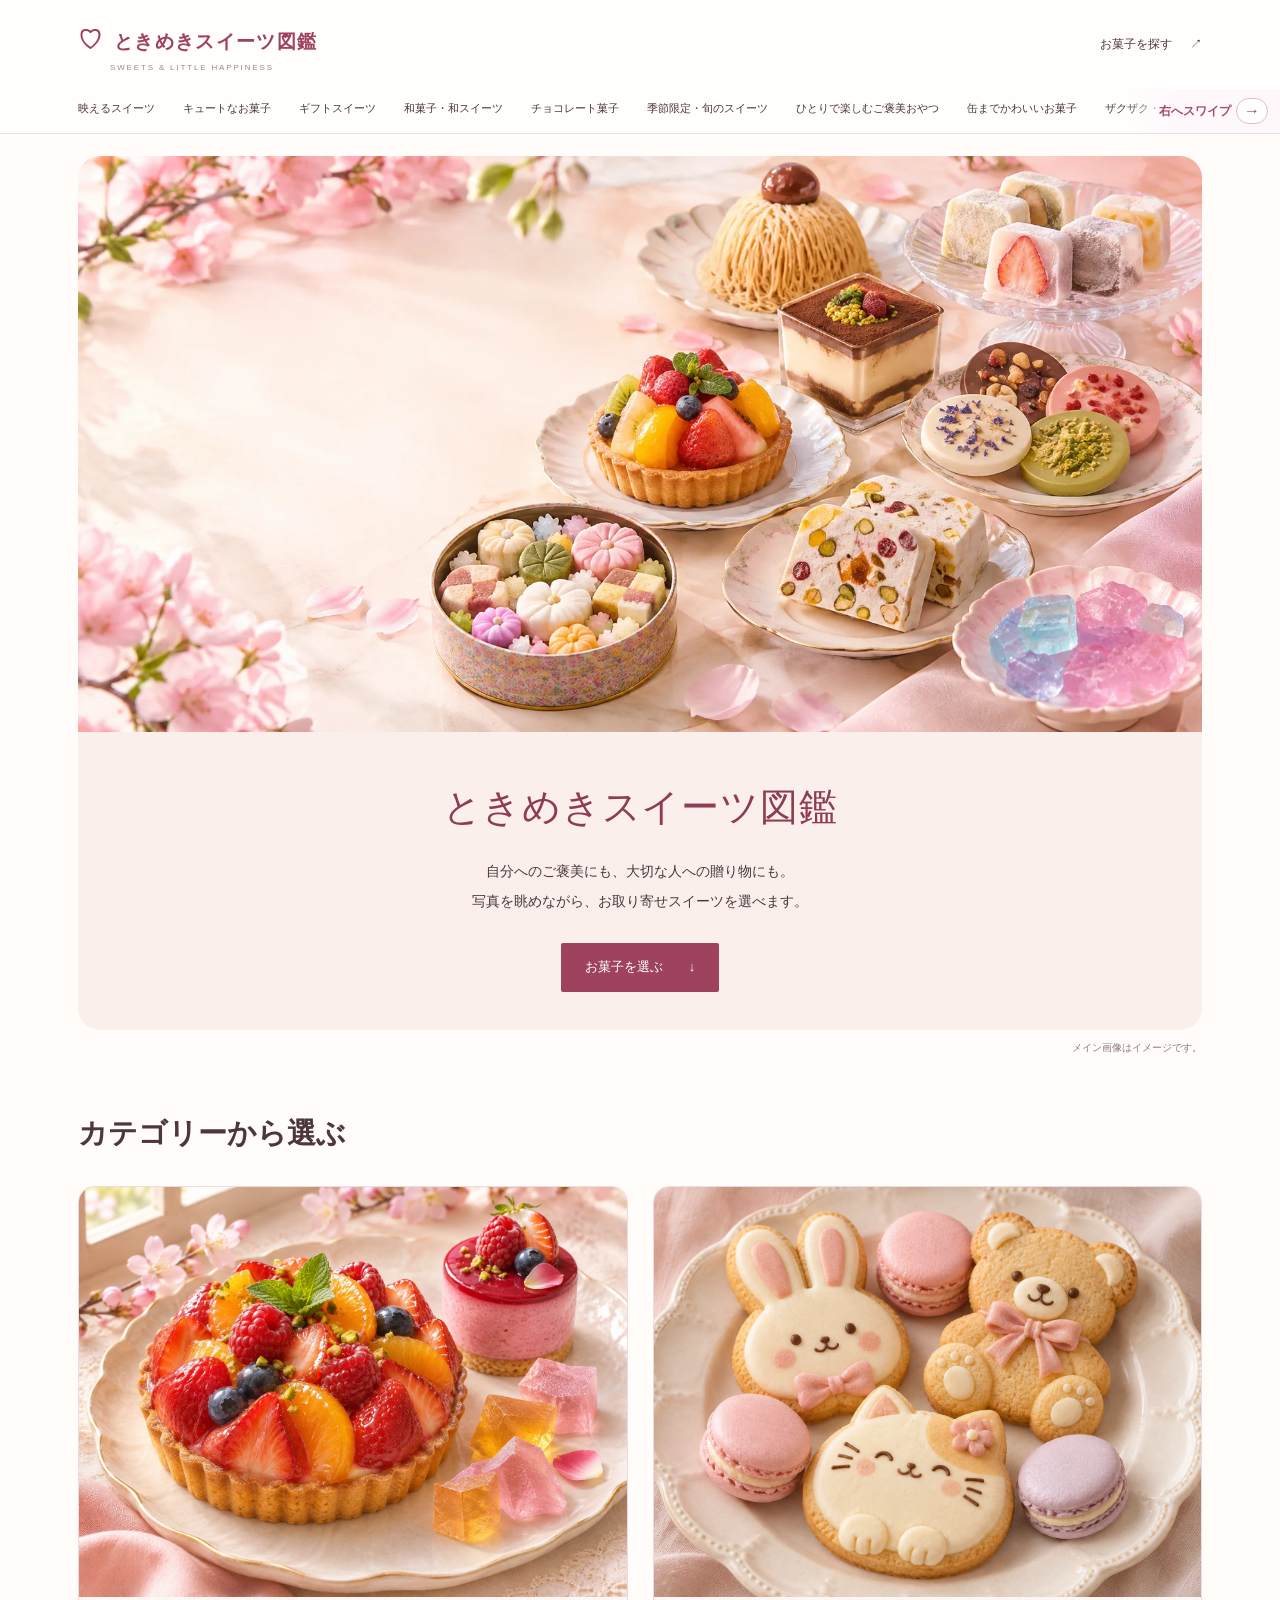
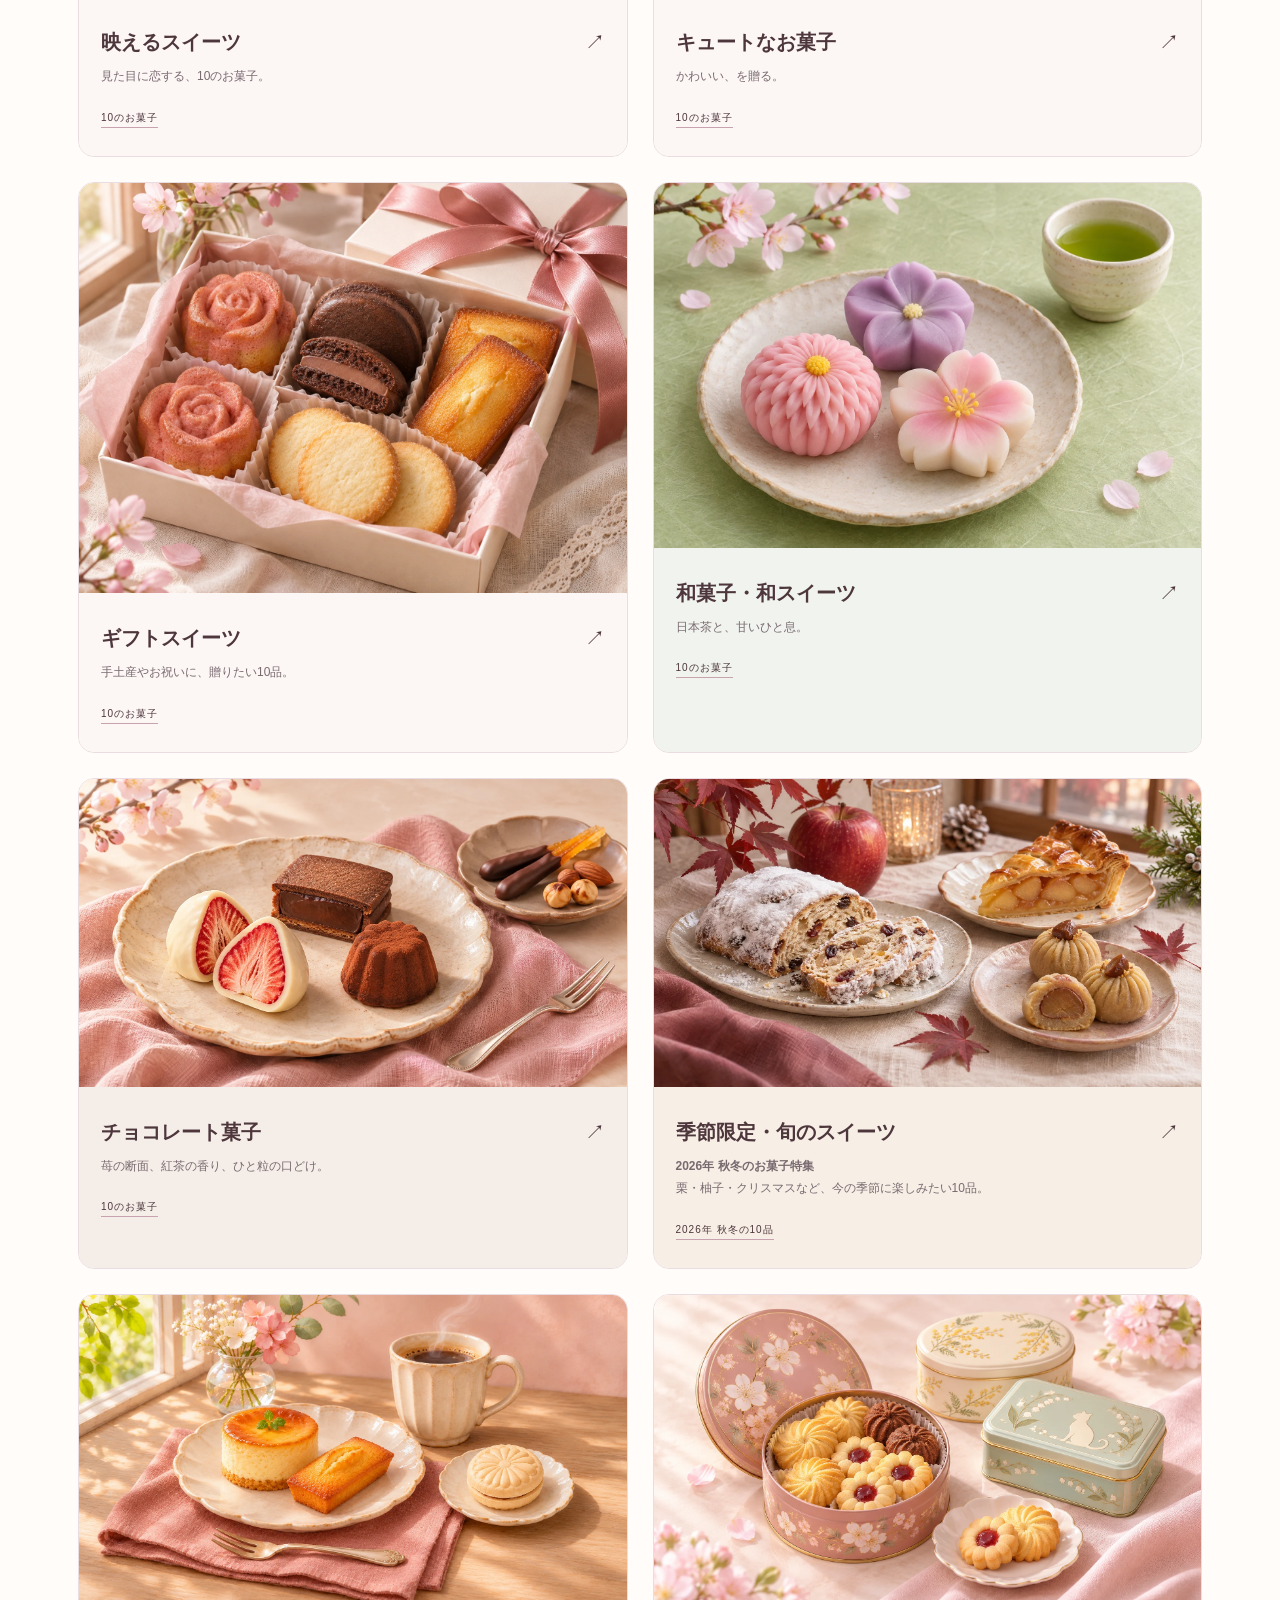
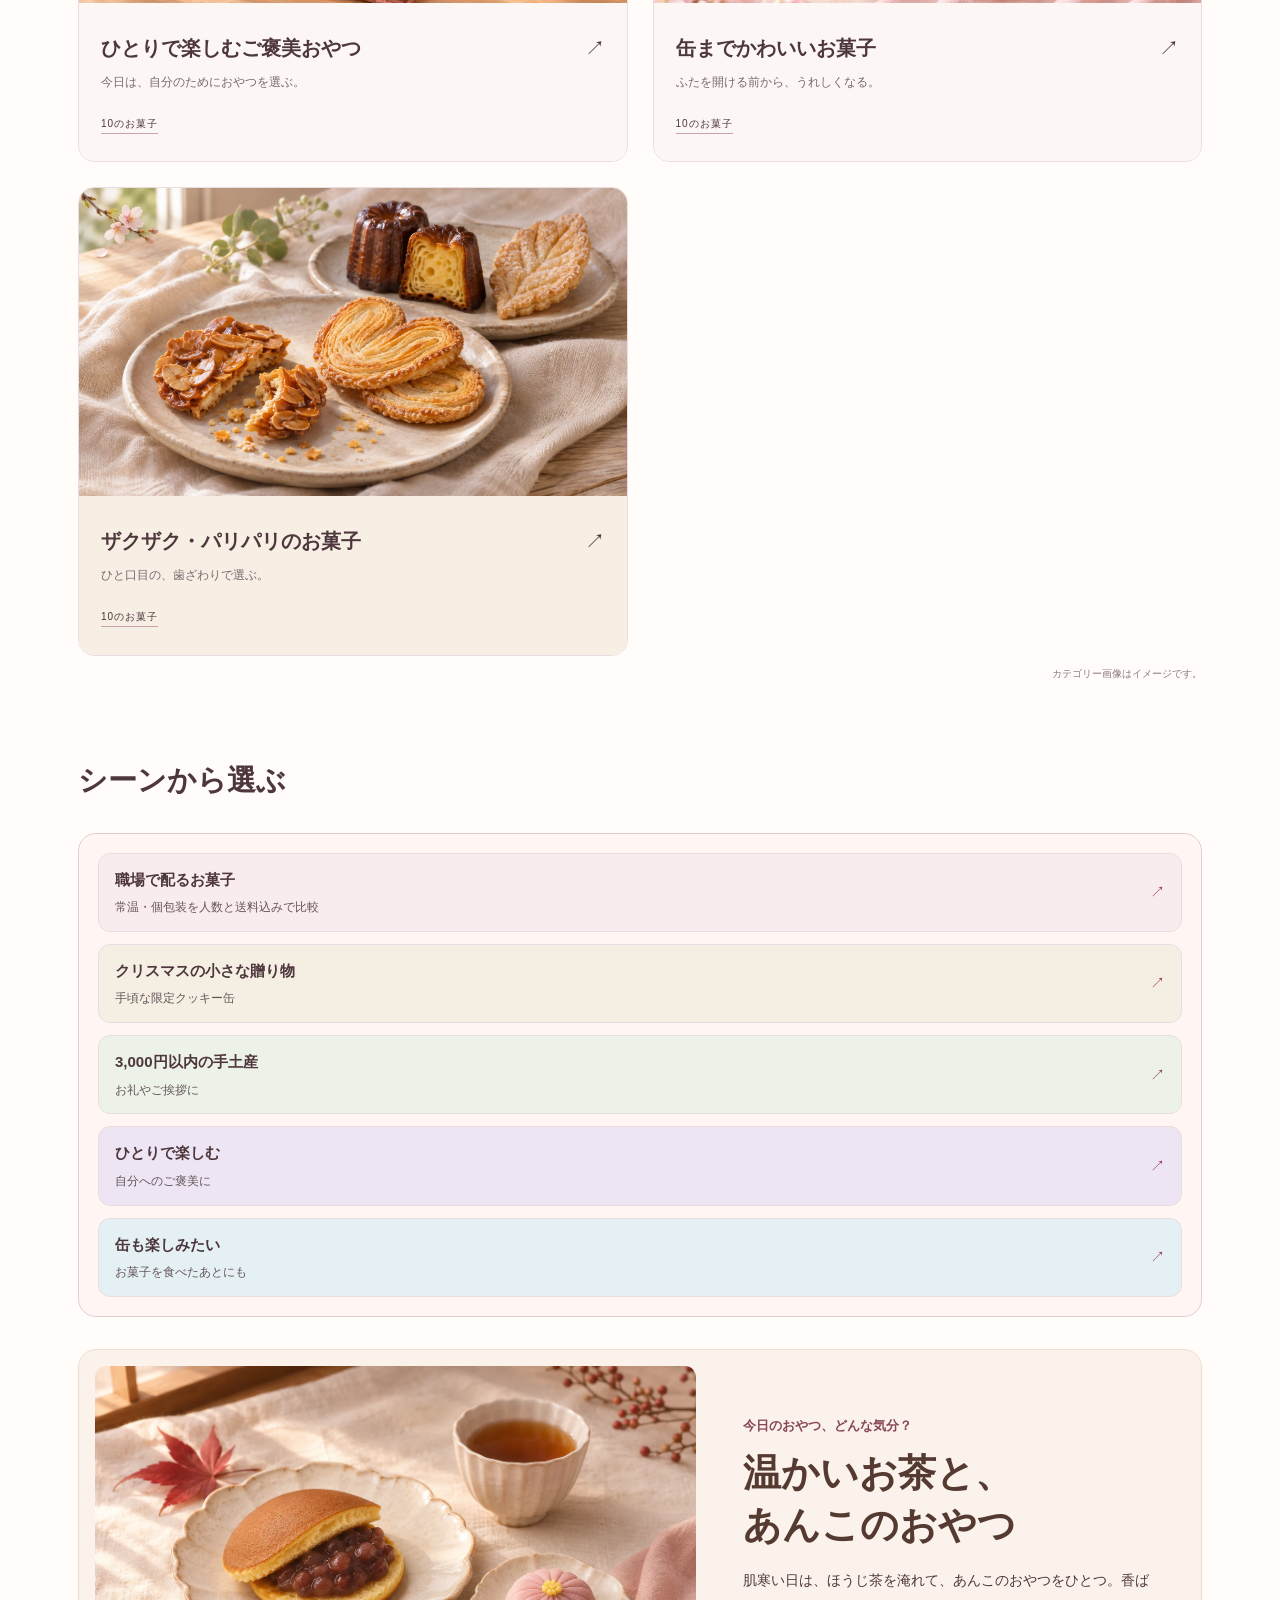
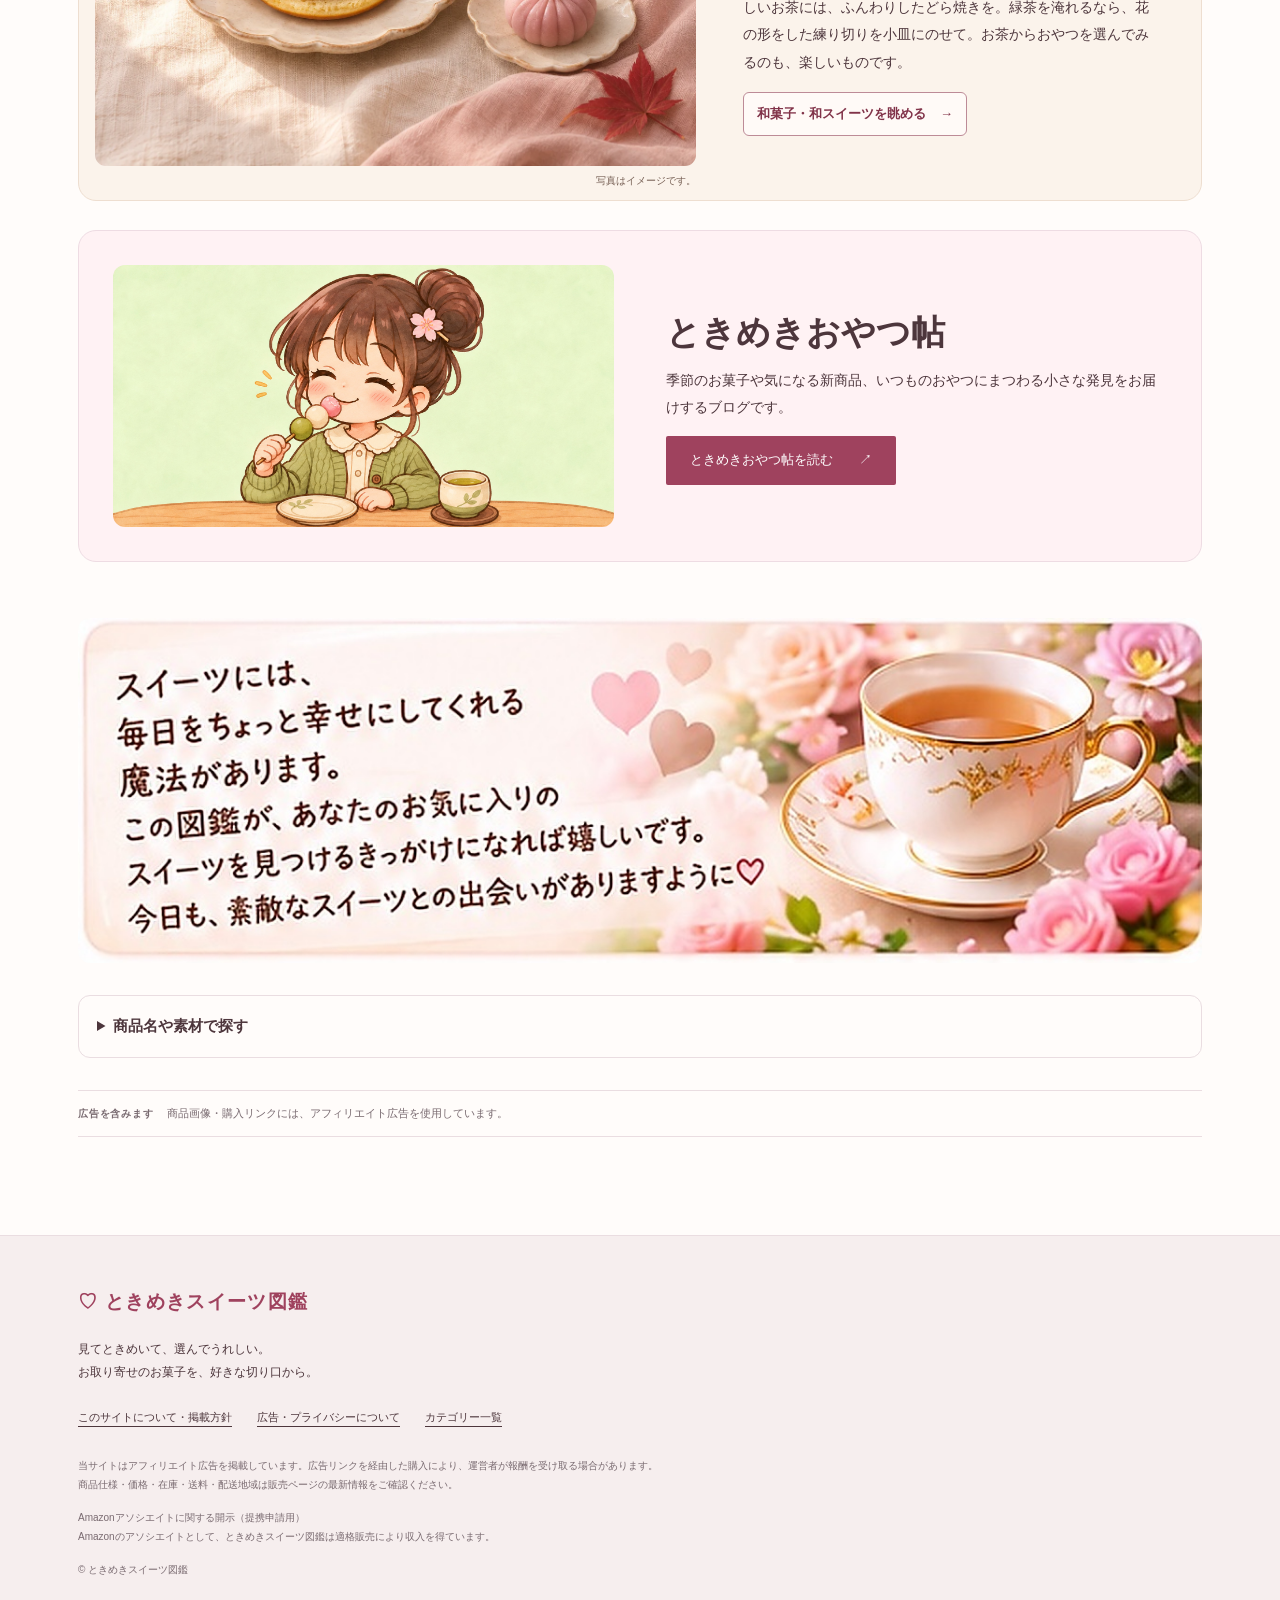
<file: index.html>
<!doctype html><html lang="ja"><head><meta charset="utf-8"><meta name="viewport" content="width=device-width,initial-scale=1"><meta name="color-scheme" content="light"><title>かわいい・映えるお取り寄せスイーツ90選｜ときめきスイーツ図鑑</title><meta name="description" content="見た目もかわいいお取り寄せスイーツを9カテゴリーで紹介。映えるケーキ、クッキー缶、和菓子、季節限定のお菓子など、ギフトや自分へのご褒美にぴったりの一品を探せます。"><link rel="canonical" href="https://dacotahouse.github.io/tokimeki-sweets/index.html"><meta property="og:type" content="website"><meta property="og:title" content="かわいい・映えるお取り寄せスイーツ90選｜ときめきスイーツ図鑑"><meta property="og:description" content="見た目もかわいいお取り寄せスイーツを9カテゴリーで紹介。映えるケーキ、クッキー缶、和菓子、季節限定のお菓子など、ギフトや自分へのご褒美にぴったりの一品を探せます。"><meta property="og:url" content="https://dacotahouse.github.io/tokimeki-sweets/index.html"><meta property="og:image" content="https://dacotahouse.github.io/tokimeki-sweets/haeru-main.webp"><link rel="stylesheet" href="style.css"><script src="site.js" defer></script><style>
/* トップページ: 横スクロールするカテゴリーの案内 */
.category-nav-wrap{position:relative;min-width:0;}
.category-nav-wrap .category-nav{scroll-behavior:smooth;}
.category-swipe-hint{position:absolute;right:0;top:0;bottom:0;z-index:2;display:flex;gap:5px;align-items:center;justify-content:flex-end;max-width:52%;padding:0 12px 0 34px;background:linear-gradient(to right,transparent 0%,#fff8fa 35%,#fff8fa 100%);color:#a34b70;font-size:11px;font-weight:700;white-space:nowrap;pointer-events:none;opacity:0;transition:opacity .22s ease;}
.category-swipe-hint.is-visible{opacity:1;}
.category-swipe-arrow{border:1px solid #e6b9c9;background:#fff;border-radius:100px;padding:4px 7px;font-size:16px;line-height:1;}
@media (min-width:840px){.category-swipe-hint{font-size:12px;}}
</style><style>
.oyatsu-journal {
  display: grid;
  grid-template-columns: minmax(0, 1fr) minmax(0, 1fr);
  align-items: center;
  gap: clamp(20px, 4vw, 52px);
  margin: 0 0 clamp(28px, 5vw, 56px);
  padding: clamp(16px, 3vw, 34px);
  background: #fff2f4;
  border: 1px solid #eedce3;
  border-radius: 18px;
}
.tea-feature + .oyatsu-journal { margin-top: 1.9em; }
.oyatsu-journal img { width: 100%; height: auto; display: block; border-radius: 12px; }
.oyatsu-journal h2 { font-size: clamp(23px, 3vw, 34px); margin-bottom: 8px; }
.oyatsu-journal p { font-size: 14px; margin-bottom: 16px; }
.oyatsu-journal .primary-link { margin-top: 0; }
@media (max-width: 640px) {
  .oyatsu-journal { grid-template-columns: minmax(0, 1fr); }
}
</style>
</head><body><a class="skip" href="#main">本文へ移動</a><header class="site-header"><div class="header-inner"><a class="brand" href="index.html"><span aria-hidden="true">♡</span> ときめきスイーツ図鑑<small>SWEETS & LITTLE HAPPINESS</small></a><a class="header-link" href="index.html#categories">お菓子を探す <span>↗</span></a></div><div class="category-nav-wrap"><nav class="category-nav" aria-label="カテゴリー" id="category-scroll-nav"><a  href="haeru.html">映えるスイーツ</a><a  href="cute.html">キュートなお菓子</a><a  href="gift.html">ギフトスイーツ</a><a  href="wagashi.html">和菓子・和スイーツ</a><a  href="chocolate.html">チョコレート菓子</a><a  href="season.html">季節限定・旬のスイーツ</a><a href="solo.html">ひとりで楽しむご褒美おやつ</a><a href="tin.html">缶までかわいいお菓子</a><a href="crisp.html">ザクザク・パリパリのお菓子</a></nav><span class="category-swipe-hint" id="category-swipe-hint" aria-hidden="true">右へスワイプ <span class="category-swipe-arrow">→</span></span></div></header><main id="main"><section class="home-hero simple-hero" aria-labelledby="home-title">
  <img class="home-hero-image" src="haeru-main.webp" alt="桜の花と、タルトや華やかなお菓子を並べたイメージ" width="1752" height="897" fetchpriority="high">
  <div class="home-hero-copy">
    <h1 id="home-title">ときめきスイーツ図鑑</h1>
    <p>自分へのご褒美にも、大切な人への贈り物にも。<br>写真を眺めながら、お取り寄せスイーツを選べます。</p>
    <a class="primary-link" href="#scenes">お菓子を選ぶ <span aria-hidden="true">↓</span></a>
  </div>
</section>
<p class="image-note">メイン画像はイメージです。</p>

<section id="categories" class="home-section simple-collections">
  <div class="section-head"><h2>カテゴリーから選ぶ</h2></div><div class="category-grid"><a class="category-card category-haeru" href="haeru.html"><div class="category-photo category-banner"><img src="category-haeru.webp" alt="" width="1448" height="1086" loading="lazy"></div><div class="category-copy"><h3>映えるスイーツ <span>↗</span></h3><p>見た目に恋する、10のお菓子。</p><span class="count">10のお菓子</span></div></a><a class="category-card category-cute" href="cute.html"><div class="category-photo category-banner"><img src="category-cute.webp" alt="" width="1448" height="1086" loading="lazy"></div><div class="category-copy"><h3>キュートなお菓子 <span>↗</span></h3><p>かわいい、を贈る。</p><span class="count">10のお菓子</span></div></a><a class="category-card category-gift" href="gift.html"><div class="category-photo category-banner"><img src="category-gift.webp" alt="" width="1448" height="1086" loading="lazy"></div><div class="category-copy"><h3>ギフトスイーツ <span>↗</span></h3><p>手土産やお祝いに、贈りたい10品。</p><span class="count">10のお菓子</span></div></a><a class="category-card category-wagashi" href="wagashi.html"><div class="category-photo category-banner"><img src="category-wagashi.webp" alt="" width="1536" height="1024" loading="lazy"></div><div class="category-copy"><h3>和菓子・和スイーツ <span>↗</span></h3><p>日本茶と、甘いひと息。</p><span class="count">10のお菓子</span></div></a><a class="category-card category-chocolate" href="chocolate.html"><div class="category-photo category-banner"><img src="category-chocolate.webp" alt="" width="1672" height="941" loading="lazy"></div><div class="category-copy"><h3>チョコレート菓子 <span>↗</span></h3><p>苺の断面、紅茶の香り、ひと粒の口どけ。</p><span class="count">10のお菓子</span></div></a><a class="category-card category-season" href="season.html"><div class="category-photo category-banner"><img src="category-season.webp" alt="" width="1672" height="941" loading="lazy"></div><div class="category-copy"><h3>季節限定・旬のスイーツ <span>↗</span></h3><p><strong>2026年 秋冬のお菓子特集</strong><br>栗・柚子・クリスマスなど、今の季節に楽しみたい10品。</p><span class="count">2026年 秋冬の10品</span></div></a><a class="category-card category-solo" href="solo.html"><div class="category-photo category-banner"><img src="category-solo.webp" alt="" width="1672" height="941" loading="lazy"></div><div class="category-copy"><h3>ひとりで楽しむご褒美おやつ <span>↗</span></h3><p>今日は、自分のためにおやつを選ぶ。</p><span class="count">10のお菓子</span></div></a><a class="category-card category-tin" href="tin.html"><div class="category-photo category-banner"><img src="category-tin.webp" alt="" width="1672" height="941" loading="lazy"></div><div class="category-copy"><h3>缶までかわいいお菓子 <span>↗</span></h3><p>ふたを開ける前から、うれしくなる。</p><span class="count">10のお菓子</span></div></a><a class="category-card category-crisp" href="crisp.html"><div class="category-photo category-banner"><img src="category-crisp-sakura.webp" alt="" width="1672" height="941" loading="lazy"></div><div class="category-copy"><h3>ザクザク・パリパリのお菓子 <span>↗</span></h3><p>ひと口目の、歯ざわりで選ぶ。</p><span class="count">10のお菓子</span></div></a></div>
  <p class="image-note">カテゴリー画像はイメージです。</p>
</section>
<section id="scenes" class="scene-picker" aria-labelledby="scene-title">
  <div class="section-head"><h2 id="scene-title">シーンから選ぶ</h2></div>
  <div class="scene-links">
    <a href="office-snacks.html"><span><strong>職場で配るお菓子</strong><small>常温・個包装を人数と送料込みで比較</small></span><span aria-hidden="true">↗</span></a>
    <a href="season.html#product-tokyo-fugetsudo-christmas-cookie"><span><strong>クリスマスの小さな贈り物</strong><small>手頃な限定クッキー缶</small></span><span aria-hidden="true">↗</span></a>
    <a href="gift.html#gift-under-3000"><span><strong>3,000円以内の手土産</strong><small>お礼やご挨拶に</small></span><span aria-hidden="true">↗</span></a>
    <a href="solo.html" style="background-color:#eee5f4;"><span><strong>ひとりで楽しむ</strong><small>自分へのご褒美に</small></span><span aria-hidden="true">↗</span></a>
    <a href="tin.html" style="background-color:#e5f0f5;"><span><strong>缶も楽しみたい</strong><small>お菓子を食べたあとにも</small></span><span aria-hidden="true">↗</span></a>
  </div>
</section>

<section class="tea-feature" aria-labelledby="tea-feature-title">
  <figure class="tea-feature-visual">
    <img src="feature-anko.webp" alt="どら焼きと花の形の練り切りを、温かいお茶と並べたイメージ" width="1280" height="853" loading="lazy">
    <figcaption>写真はイメージです。</figcaption>
  </figure>
  <div class="tea-feature-copy">
    <p class="tea-feature-label">今日のおやつ、どんな気分？</p>
    <h2 id="tea-feature-title">温かいお茶と、<br>あんこのおやつ</h2>
    <p>肌寒い日は、ほうじ茶を淹れて、あんこのおやつをひとつ。香ばしいお茶には、ふんわりしたどら焼きを。緑茶を淹れるなら、花の形をした練り切りを小皿にのせて。お茶からおやつを選んでみるのも、楽しいものです。</p>
    <a href="wagashi.html">和菓子・和スイーツを眺める <span aria-hidden="true">→</span></a>
  </div>
</section>
<section class="oyatsu-journal" aria-labelledby="oyatsu-journal-title">
  <img src="oyatsu-journal-dango.jpeg" width="1735" height="907" loading="lazy"
       alt="緑のカーディガンを着た女の子が三色だんごを食べているイラスト">
  <div>
    <h2 id="oyatsu-journal-title">ときめきおやつ帖</h2>
    <p>季節のお菓子や気になる新商品、いつものおやつにまつわる小さな発見をお届けするブログです。</p>
    <a class="primary-link" href="https://dacotahouse.hatenablog.com/">ときめきおやつ帖を読む <span aria-hidden="true">↗</span></a>
  </div>
</section>
<figure class="tea-message">
  <img src="tea-message.jpg" width="1204" height="370" loading="lazy"
       alt="スイーツには、毎日をちょっと幸せにしてくれる魔法があります。この図鑑が、あなたのお気に入りのスイーツを見つけるきっかけになれば嬉しいです。今日も、素敵なスイーツとの出会いがありますように。">
</figure>
<details class="home-section simple-search">
  <summary>商品名や素材で探す</summary>
  <label class="search-label" for="sweet-search">商品名・ブランド名・素材</label>
  <div class="search-input-wrap"><input id="sweet-search" type="search" placeholder="例：栗、パンダ" autocomplete="off"></div>
  <p id="search-status" class="result-status" aria-live="polite"></p>
  <div class="search-results" hidden><a class="search-result" data-search="栗りん 栗千本（黄金） 繊細な見た目 細く絞られた栗のクリームが印象的な、和のモンブラン。箱の中に整然と並ぶ姿は、切り分ける前にも眺めたくなる繊細さです。栗のお菓子を探している方や、和と洋の両方が好きな方に。" href="haeru.html#product-kuririn"><img class="" src="https://thumbnail.image.rakuten.co.jp/@0_mall/serge-gens-ec/cabinet/kuri-senbon/imgrc0135094655.jpg" alt="栗りん 栗千本（黄金）" width="480" height="480" loading="lazy"><span><small>栗りん</small><strong>栗千本（黄金）</strong></span><span aria-hidden="true">↗</span></a><a class="search-result" data-search="宝月堂 MOCHI cube 四角い大福 四角い形が目を引く、キューブ型の大福。色の異なるものを少しずつ並べると、小さなお菓子のコレクションのようです。丸い大福とは違う見た目を楽しみたい方に。" href="haeru.html#product-mochi"><img class="" src="https://thumbnail.image.rakuten.co.jp/@0_mall/angers/cabinet/item_main0067/153030.jpg" alt="宝月堂 MOCHI cube" width="480" height="480" loading="lazy"><span><small>宝月堂</small><strong>MOCHI cube</strong></span><span aria-hidden="true">↗</span></a><a class="search-result" data-search="菓匠もりん 凛菓てぃらみす 和素材の瓶スイーツ 宇治抹茶、ほうじ茶、栗、黒ごまの4種類を詰め合わせたティラミス。落ち着いた色合いの瓶を並べて、その日の気分で味を選ぶ楽しみがあります。和素材のデザートが好きな方へ。" href="haeru.html#product-morin"><img class="" src="https://thumbnail.image.rakuten.co.jp/@0_mall/kasyou-morin/cabinet/05776678/08583447/thiramisu4-sum.jpg" alt="菓匠もりん 凛菓てぃらみす" width="480" height="480" loading="lazy"><span><small>菓匠もりん</small><strong>凛菓てぃらみす</strong></span><span aria-hidden="true">↗</span></a><a class="search-result" data-search="デカダンス ドュ ショコラ ボンボンショコラ 9個入り ひと粒ずつ違う色と模様 箱を開けると、色や模様の異なるショコラが9粒。フランボワーズやアールグレイに加え、フレッシュバジルをガナッシュに使った一粒も。見た目から選んで、ひと粒ずつ味の違いを楽しめる詰め合わせです。" href="haeru.html#product-decadence-bonbon"><img src="https://shop.r10s.jp/decadence/cabinet/08242857/81.jpg" alt="デカダンス ドュ ショコラ ボンボンショコラ 9個入り" width="480" height="480" loading="lazy"><span><small>デカダンス ドュ ショコラ</small><strong>ボンボンショコラ 9個入り</strong></span><span aria-hidden="true">↗</span></a><a class="search-result" data-search="するが フルーツ大福 6個入 色とりどりの断面 果物を包んだ大福の詰め合わせ。半分に切って小皿に並べると、果物ごとに違う断面が楽しめます。どれから食べようか選ぶ時間も楽しい一箱です。" href="haeru.html#product-suruga-fruit-daifuku"><img class="" src="https://thumbnail.image.rakuten.co.jp/@0_mall/surugayaki/cabinet/daihuku/imgrc0159822909.jpg" alt="するが フルーツ大福 6個入" width="480" height="480" loading="lazy"><span><small>するが</small><strong>フルーツ大福 6個入</strong></span><span aria-hidden="true">↗</span></a><a class="search-result" data-search="100PINE 宝石のようなカッサータ シチリアーナ 断面を楽しむ 白い生地の中に果実やナッツが散りばめられたカッサータ。切り分ける場所によって変わる断面の表情が魅力です。ホールケーキとはひと味違うデザートを探している方に。" href="haeru.html#product-cassata"><img class="" src="https://thumbnail.image.rakuten.co.jp/@0_mall/greek-yogurt/cabinet/thumb/100pine/100pine-cassata-jj.jpg" alt="100PINE 宝石のようなカッサータ シチリアーナ" width="480" height="480" loading="lazy"><span><small>100PINE</small><strong>宝石のようなカッサータ シチリアーナ</strong></span><span aria-hidden="true">↗</span></a><a class="search-result" data-search="フレッシュタルトのお店 STYLE みにたると 9種9個セット 9種類の楽しさ 種類の違う小さなタルトを、一度に9つ楽しめるセット。色と形の違いを見ながら、ひとつずつ選ぶ時間も楽しみになります。少しずついろいろなお菓子を味わいたい方に。" href="haeru.html#product-mini-tart"><img class="" src="https://thumbnail.image.rakuten.co.jp/@0_mall/freshtart-style/cabinet/10979844/11078581/11848340/imgrc0109402621.jpg" alt="フレッシュタルトのお店 STYLE みにたると 9種9個セット" width="480" height="480" loading="lazy"><span><small>フレッシュタルトのお店 STYLE</small><strong>みにたると 9種9個セット</strong></span><span aria-hidden="true">↗</span></a><a class="search-result" data-search="銀座千疋屋 銀座タルト（フルーツ） みんなで切り分け さまざまな果実を飾ったホールタイプのタルト。明るい色の組み合わせが、お祝いのテーブルにもよく映えます。小さな詰め合わせより、みんなで切り分ける一台を選びたいときに。" href="haeru.html#product-fruit-tart"><img class="" src="https://thumbnail.image.rakuten.co.jp/@0_mall/ginza-sembikiya/cabinet/img/cake/pgs-144/pgs-144-2.jpg" alt="銀座千疋屋 銀座タルト（フルーツ）" width="480" height="480" loading="lazy"><span><small>銀座千疋屋</small><strong>銀座タルト（フルーツ）</strong></span><span aria-hidden="true">↗</span></a><a class="search-result" data-search="銀座菊廼舎 冨貴寄 青丸缶 和のお菓子缶 色も形も異なる小さなお菓子を、缶の中にぎゅっと詰めた冨貴寄。ひとつずつ見つける楽しさがあり、和菓子らしい細やかなかわいらしさを感じられます。お茶と一緒にゆっくり楽しみたい一缶です。" href="haeru.html#product-fukiyose"><img class="" src="https://thumbnail.image.rakuten.co.jp/@0_mall/bellevie-harima/cabinet/1118/gift2/marutaka-441_s1.jpg" alt="銀座菊廼舎 冨貴寄 青丸缶" width="480" height="480" loading="lazy"><span><small>銀座菊廼舎</small><strong>冨貴寄 青丸缶</strong></span><span aria-hidden="true">↗</span></a><a class="search-result" data-search="R.L（エール・エル） ワッフルケーキ 10個 色とりどりの断面 ふんわりしたワッフル生地でクリームを挟んだ、小ぶりなワッフルケーキ。色の違う断面が並ぶ姿と、どれから食べようか選ぶ時間を楽しめます。家族や友人と少しずつ分けたいときにも。" href="haeru.html#product-waffle"><img class="" src="https://thumbnail.image.rakuten.co.jp/@0_mall/rl-waffle/cabinet/w0010/01.jpg" alt="R.L（エール・エル） ワッフルケーキ 10個" width="480" height="480" loading="lazy"><span><small>R.L（エール・エル）</small><strong>ワッフルケーキ 10個</strong></span><span aria-hidden="true">↗</span></a><a class="search-result" data-search="マシュマロ キッチン 夢の3匹セットマシュマロ どうぶつモチーフ うさぎ、くま、ねこをかたどったマシュマロのセット。丸いフォルムとやさしい表情が、ちょっとした贈り物にも似合います。ケーキとは違う、小さくて愛らしいお菓子を選びたい方に。" href="cute.html#product-animal-marshmallow"><img class="" src="https://thumbnail.image.rakuten.co.jp/@0_mall/marshmallow-k/cabinet/3bikiset/nk_3h_6ks.jpg" alt="マシュマロ キッチン 夢の3匹セットマシュマロ" width="480" height="480" loading="lazy"><span><small>マシュマロ キッチン</small><strong>夢の3匹セットマシュマロ</strong></span><span aria-hidden="true">↗</span></a><a class="search-result" data-search="お菓子処ひろせ 選べる どうぶつまんじゅう かわいい和菓子 動物の姿をした、愛らしいおまんじゅう。和菓子にもかわいらしさを求めたいときに選びたくなります。種類や詰め合わせの内容を選ぶ楽しみもあるので、贈る相手を思い浮かべながら確認してみてください。" href="cute.html#product-animal-manju"><img class="" src="https://thumbnail.image.rakuten.co.jp/@0_mall/okashidokorohirose/cabinet/14081781/14081788/imgrc0121764560.jpg" alt="お菓子処ひろせ 選べる どうぶつまんじゅう" width="480" height="480" loading="lazy"><span><small>お菓子処ひろせ</small><strong>選べる どうぶつまんじゅう</strong></span><span aria-hidden="true">↗</span></a><a class="search-result" data-search="カファレル きのこポット 赤 容器も楽しむ 赤いきのこの形の容器が印象的なチョコレート。きのこ柄の包みもかわいらしく、お菓子を楽しんだあとの容器の使い道を考える時間まで楽しめそうです。パッケージも大切にしたい方へ。" href="cute.html#product-caffarel"><img class="" src="https://thumbnail.image.rakuten.co.jp/@0_mall/caffarel/cabinet/14136493/imgrc0156493708.jpg" alt="カファレル きのこポット 赤" width="480" height="480" loading="lazy"><span><small>カファレル</small><strong>きのこポット 赤</strong></span><span aria-hidden="true">↗</span></a><a class="search-result" data-search="花えちぜん エディブルフラワーロリポップ 食べられるお花 カラフルなチョコレートで包んだバウムクーヘンに、食べられる花を飾ったお菓子。スティック付きの姿も愛らしく、小さな花束を選ぶような楽しさがあります。華やかなプチギフトを探している方に。" href="cute.html#product-flower-pop"><img class="" src="https://thumbnail.image.rakuten.co.jp/@0_mall/hanaechizen/cabinet/medama/free/baumu200_me26.jpg" alt="花えちぜん エディブルフラワーロリポップ" width="480" height="480" loading="lazy"><span><small>花えちぜん</small><strong>エディブルフラワーロリポップ</strong></span><span aria-hidden="true">↗</span></a><a class="search-result" data-search="伊藤久右衛門 抹茶パフェアイスバー パフェのようなアイス お店の抹茶パフェをアイスバーにした、飾りも華やかなデザート。一本ずつ違う見た目を楽しめるので、抹茶好きの方と一緒に選ぶ時間も楽しめます。お皿に並べても印象に残るスイーツです。" href="cute.html#product-parfait-bar"><img class="" src="https://thumbnail.image.rakuten.co.jp/@0_mall/itohkyuemon/cabinet/14004369/090279_n.jpg" alt="伊藤久右衛門 抹茶パフェアイスバー" width="480" height="480" loading="lazy"><span><small>伊藤久右衛門</small><strong>抹茶パフェアイスバー</strong></span><span aria-hidden="true">↗</span></a><a class="search-result" data-search="起き上り本舗 起き上り最中 小倉あん 2個入 縁起ものの最中 起き上りのだるまをかたどった最中。小倉あんの2個入りは、ちょっとしたお礼や、和菓子を少しだけ選びたいときの候補になります。気軽な価格帯でも、形の楽しさを添えたい方へ。" href="cute.html#product-monaka"><img class="" src="https://thumbnail.image.rakuten.co.jp/@0_mall/okiagarihonpo/cabinet/item/m-ogura/icon-ogura2.jpg" alt="起き上り本舗 起き上り最中 小倉あん 2個入" width="480" height="480" loading="lazy"><span><small>起き上り本舗</small><strong>起き上り最中 小倉あん 2個入</strong></span><span aria-hidden="true">↗</span></a><a class="search-result" data-search="カタヌキヤ マフラーパンダバウム 3個セット 冬の型ぬきバウム マフラー姿のパンダがかわいい、期間限定のバウムクーヘン。姿を眺めるだけでなく、型抜きしながら食べる楽しさもあります。かわいいものが好きな方への、小さな冬の贈り物に。" href="cute.html#product-panda-winter"><img class="" src="https://thumbnail.image.rakuten.co.jp/@0_mall/kioskgift/cabinet/katanukiya/imgrc0106819789.jpg" alt="カタヌキヤ マフラーパンダバウム 3個セット" width="480" height="480" loading="lazy"><span><small>カタヌキヤ</small><strong>マフラーパンダバウム 3個セット</strong></span><span aria-hidden="true">↗</span></a><a class="search-result" data-search="ヨックモック クリスマス シガール クリスマス仕様 くるりと巻かれた形が特徴のシガールを、クリスマスの装いで楽しめる一箱。華やかなケーキとは違う、少しずつ分けやすい焼き菓子を選びたいときに。冬のごあいさつの候補にもなります。" href="cute.html#product-yoku-christmas"><img class="" src="https://thumbnail.image.rakuten.co.jp/@0_mall/yokumoku/cabinet/yokumoku_thumbnail/seasonal/11133631/xmas_cigare_26a.jpg" alt="ヨックモック クリスマス シガール" width="480" height="480" loading="lazy"><span><small>ヨックモック</small><strong>クリスマス シガール</strong></span><span aria-hidden="true">↗</span></a><a class="search-result" data-search="ロイズ 生チョコレート［オーレ］ウインターパッケージ 冬限定パッケージ ロイズの生チョコレート［オーレ］を、冬のパッケージで楽しめる商品です。季節の装いを添えた小さな贈り物や、自分用の冬のおやつの候補に。期間・数量限定のため、注文時の販売状況をご確認ください。" href="cute.html#product-royce-winter"><img class="" src="https://thumbnail.image.rakuten.co.jp/@0_mall/royce/cabinet/limited/2024christmas/172_4.jpg" alt="ロイズ 生チョコレート［オーレ］ウインターパッケージ" width="480" height="480" loading="lazy"><span><small>ロイズ</small><strong>生チョコレート［オーレ］ウインターパッケージ</strong></span><span aria-hidden="true">↗</span></a><a class="search-result" data-search="とらや 干支パッケージ小形羊羹 10本入 年末年始の贈り物 小形羊羹を干支のパッケージで楽しめる詰め合わせ。和菓子を少しずつ味わいたい方への贈り物や、年末年始のごあいさつに選びたい一箱です。注文前に干支の絵柄や詰め合わせ内容を確認してください。" href="cute.html#product-toraya-eto"><img class="" src="https://thumbnail.image.rakuten.co.jp/@0_mall/maruhiro-store/cabinet/w26/428027g_1.jpg" alt="とらや 干支パッケージ小形羊羹 10本入" width="480" height="480" loading="lazy"><span><small>とらや</small><strong>干支パッケージ小形羊羹 10本入</strong></span><span aria-hidden="true">↗</span></a><a class="search-result" data-search="神戸フランツ 神戸魔法の壷プリン 4個入 お祝い・冷凍ギフト 陶器の壷に入ったプリンは、食卓に並べるだけでちょっとした特別感があります。やわらかなクリーム、濃厚なカスタード、ほろ苦いカラメルをひとさじずつ。誕生日や、ご家族にデザートを贈りたい日に。" href="gift.html#product-frantz-tsubo"><img class="" src="https://thumbnail.image.rakuten.co.jp/@0_gold/frantz/photo/640/pudding-02-04.jpg" alt="神戸フランツ 神戸魔法の壷プリン 4個入" width="480" height="480" loading="lazy"><span><small>神戸フランツ</small><strong>神戸魔法の壷プリン 4個入</strong></span><span aria-hidden="true">↗</span></a><a class="search-result" data-search="銀座ウエスト ドライケーキ DC-AN 11袋入 きちんとしたお礼 リーフパイやヴィクトリアなど、形や食感の違う焼き菓子の詰め合わせ。落ち着いた箱入りで、お世話になった方へのお礼や、ご家族でお茶を楽しむ日の手土産に選びやすい一箱です。" href="gift.html#product-west-dry-cakes"><img class="" src="https://thumbnail.image.rakuten.co.jp/@0_mall/ginza-west/cabinet/02546721/02564637/imgrc0067981061.jpg" alt="銀座ウエスト ドライケーキ DC-AN 11袋入" width="480" height="480" loading="lazy"><span><small>銀座ウエスト</small><strong>ドライケーキ DC-AN 11袋入</strong></span><span aria-hidden="true">↗</span></a><a class="search-result" data-search="鎌倉紅谷 クルミッ子 8個入 少人数への手土産 クルミを詰めたキャラメルをバター生地で挟んだ、鎌倉のお菓子です。一つずつ手に取りやすく、コーヒーと一緒にゆっくり楽しんでもらいたいときや、少人数への手土産に。" href="gift.html#product-kurumicco"><img class="" src="https://thumbnail.image.rakuten.co.jp/@0_mall/pandacn/cabinet/12581693/imgrc0099756103.jpg" alt="鎌倉紅谷 クルミッ子 8個入" width="480" height="480" loading="lazy"><span><small>鎌倉紅谷</small><strong>クルミッ子 8個入</strong></span><span aria-hidden="true">↗</span></a><a class="search-result" data-search="資生堂パーラー ラ・ガナサンド 8個入 ショコラ好きに ガナッシュをショコラ生地で挟んだ、個包装の焼き菓子です。チョコレートが好きな方への贈りものに。８個入りなので、職場への小さなお礼や、家族で少しずつ楽しむ手土産にも向きます。" href="gift.html#product-shiseido-gana"><img class="" src="https://thumbnail.image.rakuten.co.jp/@0_mall/shiseido-parlour/cabinet/chocolate/ganasand/39506_2025_thum.jpg" alt="資生堂パーラー ラ・ガナサンド 8個入" width="480" height="480" loading="lazy"><span><small>資生堂パーラー</small><strong>ラ・ガナサンド 8個入</strong></span><span aria-hidden="true">↗</span></a><a class="search-result" data-search="メゾンデュミエル マカダミア キャラメルサンド 5個入 友人へのお礼 キャラメルとマカダミアナッツをサブレで挟み、チョコレートで包んだお菓子です。小さな箱でも、一つにいくつもの食感が詰まっています。コーヒーが好きな友人へのお礼や、二人で楽しむ贈りものに。" href="gift.html#product-miel-caramel"><img class="" src="https://thumbnail.image.rakuten.co.jp/@0_mall/maisondumiel/cabinet/cr/kago/caramelsand_kago_01.jpg" alt="メゾンデュミエル マカダミア キャラメルサンド 5個入" width="480" height="480" loading="lazy"><span><small>メゾンデュミエル</small><strong>マカダミア キャラメルサンド 5個入</strong></span><span aria-hidden="true">↗</span></a><a class="search-result" data-search="パティスリー キハチ アソートBOX M（手提げ付き） リボン付きの手土産 バームクーヘンやクッキーなど、いくつかの焼き菓子を一箱で楽しめる詰め合わせです。手提げ付きで、訪問先への手土産や、ちょっと改まったお返しにも使いやすい一品。" href="gift.html#product-kihachi-assort-m"><img class="" src="https://thumbnail.image.rakuten.co.jp/@0_mall/kihachi/cabinet/recommend/09275471/k14503_thumb.jpg" alt="パティスリー キハチ アソートBOX M（手提げ付き）" width="480" height="480" loading="lazy"><span><small>パティスリー キハチ</small><strong>アソートBOX M（手提げ付き）</strong></span><span aria-hidden="true">↗</span></a><a class="search-result" data-search="PRESS BUTTER SAND バターサンド〈あまおう苺〉9個入 気軽なお祝い あまおう苺を使ったバタークリームとバターキャラメルを、クッキーで挟んだお菓子です。ピンクの箱が華やかで、気軽なお祝いに。個包装なので、一人ずつ分けて渡すときにも選べます。" href="gift.html#product-press-amaou"><img class="" src="https://thumbnail.image.rakuten.co.jp/@0_mall/bake-the-online/cabinet/item001/new2510/1003170_1.jpg" alt="PRESS BUTTER SAND バターサンド〈あまおう苺〉9個入" width="480" height="480" loading="lazy"><span><small>PRESS BUTTER SAND</small><strong>バターサンド〈あまおう苺〉9個入</strong></span><span aria-hidden="true">↗</span></a><a class="search-result" data-search="祇園辻利 つじりの里・ぎおんの里 各15本 職場で配りやすい 抹茶クリームを巻いた「つじりの里」と、抹茶生地にクリームを合わせた「ぎおんの里」。合計30本の個包装で、職場や人数の多い集まりにも持っていきやすい詰め合わせです。" href="gift.html#product-tsujiri-sato"><img class="" src="https://thumbnail.image.rakuten.co.jp/@0_mall/giontsujiri/cabinet/newlogo_thumb/57421_ver2.jpg" alt="祇園辻利 つじりの里・ぎおんの里 各15本" width="480" height="480" loading="lazy"><span><small>祇園辻利</small><strong>つじりの里・ぎおんの里 各15本</strong></span><span aria-hidden="true">↗</span></a><a class="search-result" data-search="バターバトラー バターガレット 9個入 焼き菓子の手土産 発酵バターを使ったガレット。鮮やかな箱と個包装が印象的で、焼き菓子が好きな方への手土産に。甘いお菓子に少し塩気があるものを選びたいときにも。" href="gift.html#product-butter-galette"><img class="" src="https://thumbnail.image.rakuten.co.jp/@0_mall/sucreyshop/cabinet/pointup/bb04101f_thm_p5.jpg" alt="バターバトラー バターガレット 9個入" width="480" height="480" loading="lazy"><span><small>バターバトラー</small><strong>バターガレット 9個入</strong></span><span aria-hidden="true">↗</span></a><a class="search-result" data-search="神戸風月堂 ゴーフル 15S 缶入り12枚 家族で楽しむ缶菓子 薄い生地にバニラ、ストロベリー風味、チョコレートのクリームを挟んだ神戸の銘菓です。大きな丸いゴーフルは取り分けるときも楽しく、帰省や家族でのお茶の時間に合わせやすい一缶です。" href="gift.html#product-fugetsudo-gaufres"><img class="" src="https://thumbnail.image.rakuten.co.jp/@0_mall/kobe-fugetsudo/cabinet/gaufres/10151_01.jpg" alt="神戸風月堂 ゴーフル 15S 缶入り12枚" width="480" height="480" loading="lazy"><span><small>神戸風月堂</small><strong>ゴーフル 15S 缶入り12枚</strong></span><span aria-hidden="true">↗</span></a><a class="search-result" data-search="風味絶佳.山陰 四季の十二撰 ひとくち上生菓子詰合せ 季節の上生菓子 季節の形や色を楽しめる、ひと口サイズの上生菓子の詰め合わせ。お皿に二つ、三つと並べて、緑茶と一緒にゆっくり楽しみたい一箱です。" href="wagashi.html#product-shiki-junisen"><img class="" src="https://thumbnail.image.rakuten.co.jp/@0_mall/sanintoretatehonpo/cabinet/sw/fd/js12win17-sam.jpg" alt="風味絶佳.山陰 四季の十二撰 ひとくち上生菓子詰合せ" width="480" height="480" loading="lazy"><span><small>風味絶佳.山陰</small><strong>四季の十二撰 ひとくち上生菓子詰合せ</strong></span><span aria-hidden="true">↗</span></a><a class="search-result" data-search="京みずは 本わらび餅 420g わらび餅・きな粉 きな粉をまとった、京都の和菓子店のわらび餅です。420g入りなので、取り分けて家族で食べるおやつや、食後の甘味にも。" href="wagashi.html#product-kyomizuha-warabi"><img class="" src="https://thumbnail.image.rakuten.co.jp/@0_mall/kyogashi/cabinet/warabi/imgrc0198274316.jpg" alt="京みずは 本わらび餅 420g" width="480" height="480" loading="lazy"><span><small>京みずは</small><strong>本わらび餅 420g</strong></span><span aria-hidden="true">↗</span></a><a class="search-result" data-search="京都祇園 仁々木 祇園ぽっちり 6個入 フルーツ大福 果物とクリームをお餅で包んだ、パフェを思わせるフルーツ大福です。切った断面も華やかで、お皿に盛りつけるだけでお茶の時間が明るくなります。" href="wagashi.html#product-ninigi-pocchiri"><img class="" src="https://thumbnail.image.rakuten.co.jp/@0_mall/ninigi/cabinet/07455703/10686082/imgrc0136269518.jpg" alt="京都祇園 仁々木 祇園ぽっちり 6個入" width="480" height="480" loading="lazy"><span><small>京都祇園 仁々木</small><strong>祇園ぽっちり 6個入</strong></span><span aria-hidden="true">↗</span></a><a class="search-result" data-search="叶 匠壽庵 あも 1本入 粒あん・羽二重餅 丹波大納言小豆の粒あんで羽二重餅を包んだ棹菓子です。好きな厚さに切り分けられるので、煎茶と合わせて少しずつ楽しめます。" href="wagashi.html#product-kanou-amo"><img class="" src="https://thumbnail.image.rakuten.co.jp/@0_mall/kanoushoujuan/cabinet/amo/12991371/imgrc0143065623.jpg" alt="叶 匠壽庵 あも 1本入" width="480" height="480" loading="lazy"><span><small>叶 匠壽庵</small><strong>あも 1本入</strong></span><span aria-hidden="true">↗</span></a><a class="search-result" data-search="茜丸 おすすめどらやきセット 10個入りA 味を選べるどら焼き 大阪の茜丸が手がける、どら焼きの詰め合わせです。いくつかの味が入っているので、家族で分けるときも、一つずつ食べ比べたいときも楽しめます。" href="wagashi.html#product-akanemaru-dorayaki"><img class="" src="https://thumbnail.image.rakuten.co.jp/@0_mall/akanemaru/cabinet/set01/d37-819-g10.jpg" alt="茜丸 おすすめどらやきセット 10個入りA" width="480" height="480" loading="lazy"><span><small>茜丸</small><strong>おすすめどらやきセット 10個入りA</strong></span><span aria-hidden="true">↗</span></a><a class="search-result" data-search="小布施堂 栗鹿ノ子ミニ 3個 栗菓子 栗あんに栗の粒を合わせた、小布施の栗菓子です。小さな缶から器にひとさじずつ取り分けて、香ばしいほうじ茶と合わせたくなります。" href="wagashi.html#product-obusedo-kanoko"><img class="" src="https://thumbnail.image.rakuten.co.jp/@0_gold/obusedo/images/kanoko/0603.jpg" alt="小布施堂 栗鹿ノ子ミニ 3個" width="480" height="480" loading="lazy"><span><small>小布施堂</small><strong>栗鹿ノ子ミニ 3個</strong></span><span aria-hidden="true">↗</span></a><a class="search-result" data-search="如水庵 筑紫もち 6個 餅菓子・黒蜜 きな粉をまとった餅に、添付の黒蜜をかけていただく福岡の銘菓です。黒蜜の量を自分で調整できるのも、食べるときの楽しみです。" href="wagashi.html#product-josuian-tsukushi"><img class="" src="https://thumbnail.image.rakuten.co.jp/@0_mall/sn-fukuoka/cabinet/item/josuian/imgrc0122744692.jpg" alt="如水庵 筑紫もち 6個" width="480" height="480" loading="lazy"><span><small>如水庵</small><strong>筑紫もち 6個</strong></span><span aria-hidden="true">↗</span></a><a class="search-result" data-search="榮太樓總本鋪 あんみつ 6個入 あんみつ・寒天 寒天にあんとみつを合わせていただく、日本橋の老舗のあんみつです。器に移して冷やしておくと、おうちで甘味を楽しみたいときに出しやすくなります。" href="wagashi.html#product-eitaro-anmitsu"><img class="" src="https://thumbnail.image.rakuten.co.jp/@0_mall/eitaro-souhonpo/cabinet/anmitsu/8863046-mob-a5.jpg" alt="榮太樓總本鋪 あんみつ 6個入" width="480" height="480" loading="lazy"><span><small>榮太樓總本鋪</small><strong>あんみつ 6個入</strong></span><span aria-hidden="true">↗</span></a><a class="search-result" data-search="いと重菓舗 埋れ木 御濃茶 6個入 彦根の抹茶菓子 彦根のいと重菓舗を代表する「埋れ木」に、抹茶をより多く用いた一品。求肥のやわらかさと、和三盆糖の甘みのあとに広がる抹茶の風味を、お茶と一緒に楽しめます。" href="wagashi.html#product-itojyu-umoregi-okoicha"><img src="https://shop.r10s.jp/itojyu/cabinet/oseibo2026/okoicha-06.jpg" alt="いと重菓舗 埋れ木 御濃茶 6個入" width="480" height="480" loading="lazy"><span><small>いと重菓舗</small><strong>埋れ木 御濃茶 6個入</strong></span><span aria-hidden="true">↗</span></a><a class="search-result" data-search="彩雲堂 若草 6個入 松江の銘菓・求肥 やわらかな求肥を淡い緑のそぼろで包んだ、松江の銘菓です。白い小皿に一つのせると、若草色が引き立ちます。" href="wagashi.html#product-saiundo-wakakusa"><img class="" src="https://thumbnail.image.rakuten.co.jp/@0_mall/saiundo/cabinet/th/sn_wakakusa.jpg" alt="彩雲堂 若草 6個入" width="480" height="480" loading="lazy"><span><small>彩雲堂</small><strong>若草 6個入</strong></span><span aria-hidden="true">↗</span></a><a class="search-result" data-search="六花亭 ストロベリーチョコ ホワイト 130g 苺の断面 フリーズドライの苺をホワイトチョコレートで包んだ、六花亭のお菓子です。一粒で苺の酸味とチョコレートの甘さが楽しめます。温かい紅茶と一緒に、少しずつつまみたいおやつです。" href="chocolate.html#product-rokkatei-strawberry"><img class="" src="https://thumbnail.image.rakuten.co.jp/@0_mall/hokkaidotown/cabinet/item_image1/4536471112660.jpg" alt="六花亭 ストロベリーチョコ ホワイト 130g" width="480" height="480" loading="lazy"><span><small>六花亭</small><strong>ストロベリーチョコ ホワイト 130g</strong></span><span aria-hidden="true">↗</span></a><a class="search-result" data-search="バニラビーンズ ショーコラ 4個入 チョコサンド 四角いクッキーにチョコレートを挟んだ横浜のお菓子。マイルドカカオとリッチミルクの2種類があり、コーヒーをいれて食べ比べたくなる一箱です。" href="chocolate.html#product-vanilla-showcolat"><span><small>バニラビーンズ</small><strong>ショーコラ 4個入</strong></span><span aria-hidden="true">↗</span></a><a class="search-result" data-search="ルタオ ロイヤルモンターニュ 9個入 紅茶の香り 小さな山を思わせる形が目を引くチョコレート。ダージリンの香りと口どけを楽しみたい、お茶の時間に選びたい一品です。" href="chocolate.html#product-letao-montagne"><img class="" src="https://thumbnail.image.rakuten.co.jp/@0_mall/senka-land/cabinet/08411530/08454952/monta.jpg" alt="ルタオ ロイヤルモンターニュ 9個入" width="480" height="480" loading="lazy"><span><small>ルタオ</small><strong>ロイヤルモンターニュ 9個入</strong></span><span aria-hidden="true">↗</span></a><a class="search-result" data-search="アントワーヌ・カレーム オランジェット 箱入り100g 柑橘とチョコ 細く切ったオレンジピールをチョコレートで包んだお菓子。柑橘の香りが好きな方への贈り物にも、コーヒーと合わせるおやつにも選べます。" href="chocolate.html#product-antoine-orangette"><span><small>アントワーヌ・カレーム</small><strong>オランジェット 箱入り100g</strong></span><span aria-hidden="true">↗</span></a><a class="search-result" data-search="デメル ソリッドチョコ猫ラベル ミルク 105g 箱も楽しみ 猫が描かれた箱を開けると、猫の舌をかたどった薄いミルクチョコレート。箱の絵柄と中身の形がつながっていて、猫好きな人に贈りたくなります。" href="chocolate.html#product-demel-cat-milk"><span><small>デメル</small><strong>ソリッドチョコ猫ラベル ミルク 105g</strong></span><span aria-hidden="true">↗</span></a><a class="search-result" data-search="ル コキヤージュ テリーヌ ドゥ ショコラ 1本 切り分けるおやつ 好きな厚さに切り分けられる、チョコレートのテリーヌ。薄めの一切れを小皿にのせて、温かいコーヒーを添えたくなるお菓子です。" href="chocolate.html#product-coquillage-terrine"><span><small>ル コキヤージュ</small><strong>テリーヌ ドゥ ショコラ 1本</strong></span><span aria-hidden="true">↗</span></a><a class="search-result" data-search="資生堂パーラー ラ・ガナシュ 12個入 クランチ チョコレートにココアクランチを重ねたひと口サイズのお菓子。ノワールとブランが各6個入りで、2種を少しずつ楽しめます。" href="chocolate.html#product-shiseido-ganache"><span><small>資生堂パーラー</small><strong>ラ・ガナシュ 12個入</strong></span><span aria-hidden="true">↗</span></a><a class="search-result" data-search="サロンドロワイヤル キャンディコートピーカンナッツチョコレート 360g ナッツの歯ざわり キャンディがけをしたピーカンナッツを、ホワイトチョコレートで包んだお菓子。小袋入りなので、少しずつ取り出したいときにも便利です。" href="chocolate.html#product-royal-pecan"><img class="" src="https://thumbnail.image.rakuten.co.jp/@0_mall/s-royal/cabinet/itemthumb/6001-1.jpg" alt="サロンドロワイヤル キャンディコートピーカンナッツチョコレート 360g" width="480" height="480" loading="lazy"><span><small>サロンドロワイヤル</small><strong>キャンディコートピーカンナッツチョコレート 360g</strong></span><span aria-hidden="true">↗</span></a><a class="search-result" data-search="ロイズ ポテトチップチョコレート オリジナル 190g 甘じょっぱい 波形のポテトチップにチョコレートをかけたお菓子。チョコの甘さに塩気が重なる一枚を、濃いめのお茶と合わせてみたくなります。" href="chocolate.html#product-royce-potato"><span><small>ロイズ</small><strong>ポテトチップチョコレート オリジナル 190g</strong></span><span aria-hidden="true">↗</span></a><a class="search-result" data-search="リンツ リンドール テイスティングセット 15種16個入 個包装の食べ比べ 丸いチョコレートの殻に、なめらかなフィリングを詰めたリンドール。15種入りで、包みを眺めながら気になる味を一粒ずつ選べます。" href="chocolate.html#product-lindt-tasting-16"><span><small>リンツ</small><strong>リンドール テイスティングセット 15種16個入</strong></span><span aria-hidden="true">↗</span></a><a class="search-result" data-search="グラン菓樹 シュトーレン 小サイズ クリスマス菓子 熊本の洋菓子店が作る、レーズンなどを入れたシュトーレン。少しずつスライスして、クリスマスまでのお茶時間に。楽天市場の商品ページでは小・大のうち「小」を選べます。" href="season.html#product-grankaju-stollen"><span><small>グラン菓樹</small><strong>シュトーレン 小サイズ</strong></span><span aria-hidden="true">↗</span></a><a class="search-result" data-search="栗のわかやま 宮ゆず 6個セット 旬素材の定番 宇都宮の宮ゆずをくり抜き、蜜で煮た果皮に、柚子の果肉を使った羊羹を詰めた和菓子です。柚子の形が残るので、切り分ける前の姿も楽しめます。温かい煎茶に添えて、柚子の香りを味わいたい一品です。" href="season.html#product-wakayama-miyayuzu"><span><small>栗のわかやま</small><strong>宮ゆず 6個セット</strong></span><span aria-hidden="true">↗</span></a><a class="search-result" data-search="津軽ゆめりんごファーム アップルパイ・アソート 6個入 旬素材の定番 自園の青森県産りんごを使った手作りパイ。紅玉やふじを使った定番タイプなど、販売ページに掲載されている5種類から選ぶ6個セットです。温かい紅茶のお供にも。" href="season.html#product-adumasi-apple-assort"><span><small>津軽ゆめりんごファーム</small><strong>アップルパイ・アソート 6個入</strong></span><span aria-hidden="true">↗</span></a><a class="search-result" data-search="良平堂 栗福柿と栗きんとん 10個セット 年末限定セット 栗福柿4個と栗きんとん6個の詰め合わせ。干し柿と栗が重なる一品に加え、和栗を氷砂糖で炊いた栗きんとんも味わえます。年末に家族で分けて楽しむ一箱に。" href="season.html#product-ryoheido-kakikuri"><span><small>良平堂</small><strong>栗福柿と栗きんとん 10個セット</strong></span><span aria-hidden="true">↗</span></a><a class="search-result" data-search="おいもや クリスマスのクグロフ 3号 クリスマス予約 さつまいもを取り入れた、ひとり分サイズのクグロフ。販売ページではいちご・ホワイト・チョコレートの選択肢が案内されています。少人数の食卓で、それぞれ好きな味を選ぶのにも。" href="season.html#product-oimoya-kouglof"><span><small>おいもや</small><strong>クリスマスのクグロフ 3号</strong></span><span aria-hidden="true">↗</span></a><a class="search-result" data-search="DADACA クリスマスイチゴ生デコレーションケーキ 4号 クリスマス予約 直径約12cmの冷凍ショートケーキ。スポンジとクリームにベリーを合わせ、クリスマス用オーナメントが付きます。食卓に出す時刻から逆算して、解凍時間を見込んで選びたいケーキです。" href="season.html#product-cakejp-strawberry-noel"><span><small>DADACA</small><strong>クリスマスイチゴ生デコレーションケーキ 4号</strong></span><span aria-hidden="true">↗</span></a><a class="search-result" data-search="東京風月堂 クリスマスミニ缶クッキー クリスマス限定 サンタクロースの小さな限定缶に、チョコ＆ラズベリーとピスタチオのクッキーを各4枚。もみの木をかたどった個包装のお菓子は、友人への小さな贈り物にもぴったりです。" href="season.html#product-tokyo-fugetsudo-christmas-cookie"><img src="https://item-shopping.c.yimg.jp/i/n/tokyo-fugetsudo_1495" alt="東京風月堂 クリスマスミニ缶クッキー 8枚入り" width="480" height="480" loading="lazy" style="object-fit:contain"><span><small>東京風月堂</small><strong>クリスマスミニ缶クッキー</strong></span><span aria-hidden="true">↗</span></a><a class="search-result" data-search="People Tree フェアトレードチョコ カラメルクリスプ 50g 秋冬限定 カラメルクリスプ入りの50gの板チョコレート。少し割ってコーヒーに添えたり、パッケージごと小さなお礼に添えたりしやすいサイズです。" href="season.html#product-peopletree-caramel-crisp"><span><small>People Tree</small><strong>フェアトレードチョコ カラメルクリスプ 50g</strong></span><span aria-hidden="true">↗</span></a><a class="search-result" data-search="ガトーフェスタ ハラダ グーテ・デ・ロワ ホワイトチョコレート W3 13枚入 季節販売 ガトーラスクにホワイトチョコレートを重ねた季節商品。W3は1枚ずつ包まれた13枚入りなので、何人かで分けたいときに向いています。" href="season.html#product-harada-white-w3"><span><small>ガトーフェスタ ハラダ</small><strong>グーテ・デ・ロワ ホワイトチョコレート W3 13枚入</strong></span><span aria-hidden="true">↗</span></a><a class="search-result" data-search="伊藤農園 ピュアフルーツ寒天ジュレ 90g×8個 旬素材の定番 みかん・きよみ・はっさく・あまなつの4種類を楽しめる寒天ジュレ。柑橘ごとの甘みや酸味の違いを比べたいときや、食後のデザートに。" href="season.html#product-ito-citrus-jelly"><span><small>伊藤農園</small><strong>ピュアフルーツ寒天ジュレ 90g×8個</strong></span><span aria-hidden="true">↗</span></a><a class="search-result" data-search="神戸フランツ 神戸半熟チーズケーキ・プレーン 5個入 ひとつずつ解凍 1個約43gの小さなチーズケーキです。冷凍で届くので、食べたい分を冷蔵庫に移して解凍できます。濃厚でなめらかなチーズのお菓子を、ゆっくり味わいたい日に。" href="solo.html#product-solo-cheese"><img class="" src="https://thumbnail.image.rakuten.co.jp/@0_gold/frantz/photo/640/cheese-01-05.jpg" alt="神戸フランツ 神戸半熟チーズケーキ・プレーン 5個入" width="480" height="480" loading="lazy"><span><small>神戸フランツ</small><strong>神戸半熟チーズケーキ・プレーン 5個入</strong></span><span aria-hidden="true">↗</span></a><a class="search-result" data-search="バターバトラー バターフィナンシェ 4個入 個包装 バターの風味を楽しめるフィナンシェ。仕事がひと段落した午後や、夕食後に温かい飲み物を淹れたときに、一つずつ取り出せます。" href="solo.html#product-solo-financier"><img class="" src="https://thumbnail.image.rakuten.co.jp/@0_mall/sucreyshop/cabinet/pointup/bb02101f_thm_p10.jpg" alt="バターバトラー バターフィナンシェ 4個入" width="480" height="480" loading="lazy"><span><small>バターバトラー</small><strong>バターフィナンシェ 4個入</strong></span><span aria-hidden="true">↗</span></a><a class="search-result" data-search="たねや ふくみ天平 6個入 食べる直前にはさむ 近江のもち米で作った香ばしい皮に、求肥入りのあんを自分ではさむ最中です。お茶を淹れてから用意すると、皮の食感とあんの組み合わせをゆっくり楽しめます。" href="solo.html#product-solo-monaka"><img class="" src="https://thumbnail.image.rakuten.co.jp/@0_mall/taneya/cabinet/goods/fukumi/70950_01.jpg" alt="たねや ふくみ天平 6個入" width="480" height="480" loading="lazy"><span><small>たねや</small><strong>ふくみ天平 6個入</strong></span><span aria-hidden="true">↗</span></a><a class="search-result" data-search="マーロウ 北海道フレッシュクリームプリン 3個セット ビーカー入り 北海道産の牛乳と生クリームを使った焼きプリンです。1個180gと食べごたえがあるので、食後のデザートや、プリンを主役にしたい休日のおやつに。" href="solo.html#product-solo-pudding"><img class="" src="https://thumbnail.image.rakuten.co.jp/@0_mall/marlowe-pudding/cabinet/i/imgrc0121229830.jpg" alt="マーロウ 北海道フレッシュクリームプリン 3個セット" width="480" height="480" loading="lazy"><span><small>マーロウ</small><strong>北海道フレッシュクリームプリン 3個セット</strong></span><span aria-hidden="true">↗</span></a><a class="search-result" data-search="チョコレートバーR ほうじ茶 生チョコレート 16粒入り お茶と楽しむ生チョコ ほうじ茶の香ばしさを楽しめる生チョコレート。自宅用のパッケージで、食後に数粒だけ取り分けて、温かい煎茶やほうじ茶と一緒に楽しみたいおやつです。" href="solo.html#product-solo-hojicha-chocolate-bar"><img src="https://shop.r10s.jp/chocolate-bar/cabinet/mem_item/imgrc0090378456.jpg" alt="チョコレートバーR ほうじ茶 生チョコレート 16粒入り" width="480" height="480" loading="lazy"><span><small>チョコレートバーR</small><strong>ほうじ茶 生チョコレート 16粒入り</strong></span><span aria-hidden="true">↗</span></a><a class="search-result" data-search="ふみこ農園 わかやまポンチ 4本セット 果実のゼリー みかん、八朔、若桃、梅を使ったフルーツゼリー。瓶ごと冷やして、甘いものをさっぱり楽しみたいときに。一瓶ずつ開けられます。" href="solo.html#product-solo-ponchi"><img class="" src="https://thumbnail.image.rakuten.co.jp/@0_mall/bundara/cabinet/kyanpe/oseibo/waka_8_26o_t_chc3.jpg" alt="ふみこ農園 わかやまポンチ 4本セット" width="480" height="480" loading="lazy"><span><small>ふみこ農園</small><strong>わかやまポンチ 4本セット</strong></span><span aria-hidden="true">↗</span></a><a class="search-result" data-search="芋屋長兵衛 熊本いきなり団子 5種・各1個 温めて楽しむ さつまいもとあんを包んだ熊本のおやつ。冷凍庫に置いて、温かいおやつが欲しいときに一つずつ。5種類の味を別々の日に試せます。" href="solo.html#product-solo-dango"><img class="" src="https://thumbnail.image.rakuten.co.jp/@0_mall/imoyacyoubei/cabinet/11366618/393_6-2.jpg" alt="芋屋長兵衛 熊本いきなり団子 5種・各1個" width="480" height="480" loading="lazy"><span><small>芋屋長兵衛</small><strong>熊本いきなり団子 5種・各1個</strong></span><span aria-hidden="true">↗</span></a><a class="search-result" data-search="ふなっこ畑 手作りジェラート 選べる6個セット 好きな味を選べる ミルクやいちごミルク、落花生ミルクなどから、自分の好みに合わせて選べるカップジェラート。食べたい日に冷凍庫から1個ずつ取り出して、気分に合わせて味を変えられます。" href="solo.html#product-solo-funakko-gelato"><img src="https://shop.r10s.jp/super-foods-japan/cabinet/img_product/sonota/08142537/jcjlt006_sum1.jpg" alt="ふなっこ畑 手作りジェラート 選べる6個セット" width="480" height="480" loading="lazy"><span><small>ふなっこ畑</small><strong>手作りジェラート 選べる6個セット</strong></span><span aria-hidden="true">↗</span></a><a class="search-result" data-search="ねんりん家 マウントバーム しっかり芽 1本入 好きな厚さに切る 香ばしい外側と、しっとりした内側を一切れで楽しめるバームクーヘン。一本入りなので、その日食べたい分を切ってお皿にのせられます。" href="solo.html#product-solo-baum"><img class="" src="https://thumbnail.image.rakuten.co.jp/@0_mall/paqtomogsweetsshop/cabinet/goods/09152167/09152168/imgmb_01_1p.jpg" alt="ねんりん家 マウントバーム しっかり芽 1本入" width="480" height="480" loading="lazy"><span><small>ねんりん家</small><strong>マウントバーム しっかり芽 1本入</strong></span><span aria-hidden="true">↗</span></a><a class="search-result" data-search="芋國屋 干し芋「星はるか」100g×3袋 小分けの干し芋 茨城県産の紅はるかを使った干し芋です。100gずつの小袋で、特別な準備をせずに、普段のおやつ時間に取り入れられます。" href="solo.html#product-solo-hoshi"><img class="" src="https://thumbnail.image.rakuten.co.jp/@0_mall/imokuniya/cabinet/10041778/11316053/thumb_tr3_01.jpg" alt="芋國屋 干し芋「星はるか」100g×3袋" width="480" height="480" loading="lazy"><span><small>芋國屋</small><strong>干し芋「星はるか」100g×3袋</strong></span><span aria-hidden="true">↗</span></a><a class="search-result" data-search="洋菓子のプルミエール ビジューサブレ 12枚 宝石モチーフ 宝石箱を思わせる缶の中には、サブレショコラが12枚。ちょっとしたお礼にも、食べ終わった缶を小物入れにしたいときにも選びたくなる一品です。" href="tin.html#product-tin-bijou"><img class="" src="https://thumbnail.image.rakuten.co.jp/@0_mall/bonheur7/cabinet/10856238/can_02.jpg" alt="洋菓子のプルミエール ビジューサブレ 12枚" width="480" height="480" loading="lazy"><span><small>洋菓子のプルミエール</small><strong>ビジューサブレ 12枚</strong></span><span aria-hidden="true">↗</span></a><a class="search-result" data-search="泉屋東京店 ねこ缶 クッキーがつなぐ輪 6種18枚 猫の絵柄 猫の絵柄の缶に、6種類のクッキーを詰め合わせています。個包装なので、ふたを開けるたびに好きなものを一つ選べます。" href="tin.html#product-tin-cat"><img class="" src="https://thumbnail.image.rakuten.co.jp/@0_mall/izumiyatokyoten/cabinet/10995911/imgrc0127453192.jpg" alt="泉屋東京店 ねこ缶 クッキーがつなぐ輪 6種18枚" width="480" height="480" loading="lazy"><span><small>泉屋東京店</small><strong>ねこ缶 クッキーがつなぐ輪 6種18枚</strong></span><span aria-hidden="true">↗</span></a><a class="search-result" data-search="資生堂パーラー 花椿ビスケット ペールパープル缶 24枚 淡い紫の限定缶 淡い紫色の缶に、花椿の形をしたビスケットが24枚。お茶の席に置いてもよくなじむ、落ち着いた色合いの一缶です。" href="tin.html#product-tin-hanatsubaki"><img class="" src="https://thumbnail.image.rakuten.co.jp/@0_mall/shiseido-parlour/cabinet/thum/202611_2_p10/72518_2022.jpg" alt="資生堂パーラー 花椿ビスケット ペールパープル缶 24枚" width="480" height="480" loading="lazy"><span><small>資生堂パーラー</small><strong>花椿ビスケット ペールパープル缶 24枚</strong></span><span aria-hidden="true">↗</span></a><a class="search-result" data-search="アトリエうかい フールセック・プティ缶 45g 小さな横長缶 横長の小さな缶にクッキーを詰め合わせたプティ缶。手土産ほど大きくなく、ささやかな贈り物や自分のお茶時間にも似合います。" href="tin.html#product-tin-ukai"><img class="" src="https://thumbnail.image.rakuten.co.jp/@0_mall/restaurant-ukai/cabinet/12792045/13828818/thumbnail.jpg" alt="アトリエうかい フールセック・プティ缶 45g" width="480" height="480" loading="lazy"><span><small>アトリエうかい</small><strong>フールセック・プティ缶 45g</strong></span><span aria-hidden="true">↗</span></a><a class="search-result" data-search="サブレミシェル ヴォヤージュサブレ パリ 16枚 旅のイラスト パリをモチーフにした缶にサブレを詰めた一品。街の絵柄も楽しめるので、旅好きな方への贈り物にも似合います。" href="tin.html#product-tin-paris"><img class="" src="https://thumbnail.image.rakuten.co.jp/@0_mall/macaron-store/cabinet/img8/a-ik-064-1.jpg" alt="サブレミシェル ヴォヤージュサブレ パリ 16枚" width="480" height="480" loading="lazy"><span><small>サブレミシェル</small><strong>ヴォヤージュサブレ パリ 16枚</strong></span><span aria-hidden="true">↗</span></a><a class="search-result" data-search="モン プティ プッサン。 モンちゃんのクッキー缶 犬のモチーフ ブルテリアの「モンちゃん」を描いた缶に、犬や肉球をモチーフにした焼き菓子を詰め合わせ。ふたを開けても犬のモチーフを楽しめる、犬好きの方への贈り物にぴったりの一缶です。" href="tin.html#product-tin-monchan-cookies"><img src="https://shop.r10s.jp/mon-petit-poussin/cabinet/biiino/item/main-image/20260804181930_1.jpg" alt="モン プティ プッサン。 モンちゃんのクッキー缶" width="480" height="480" loading="lazy"><span><small>モン プティ プッサン。</small><strong>モンちゃんのクッキー缶</strong></span><span aria-hidden="true">↗</span></a><a class="search-result" data-search="ラ・トリニテーヌ ロイヤルキャッツ 14904 洋風の猫柄 猫を描いた缶に、厚焼きのパレットと薄焼きのガレット。食べ比べができ、空いた缶は小物の整理にも使いやすい深さです。" href="tin.html#product-tin-royalcat"><img class="" src="https://thumbnail.image.rakuten.co.jp/@0_mall/shaddy/cabinet/2024rich/250388058-01.jpg" alt="ラ・トリニテーヌ ロイヤルキャッツ 14904" width="480" height="480" loading="lazy"><span><small>ラ・トリニテーヌ</small><strong>ロイヤルキャッツ 14904</strong></span><span aria-hidden="true">↗</span></a><a class="search-result" data-search="アマリエ ミュシャ缶 リーブスダークチョコレート 60g ミュシャの絵柄 ミュシャの作品をあしらった缶に、葉の形をしたダークチョコレート。コーヒーに添えて少しずつ楽しんだあとは、手元に置いておきたい絵柄の缶です。" href="tin.html#product-tin-amatller-mucha"><img src="https://shop.r10s.jp/ec-tokoplus/cabinet/kaigaiomiyage/europe2/113202900_main01b.jpg" alt="アマリエ ミュシャ缶 リーブスダークチョコレート 60g" width="480" height="480" loading="lazy"><span><small>アマリエ</small><strong>ミュシャ缶 リーブスダークチョコレート 60g</strong></span><span aria-hidden="true">↗</span></a><a class="search-result" data-search="榮太樓總本鋪 東京名所缶 梅ぼ志飴 90g レトロな名所柄 東京の名所を描いた小缶に、榮太樓の梅ぼ志飴。和のお菓子やレトロな絵柄が好きな方に手渡したくなる一缶です。" href="tin.html#product-tin-eitaro"><img class="" src="https://thumbnail.image.rakuten.co.jp/@0_mall/eitaro-souhonpo/cabinet/ame/umemeisho_m.jpg" alt="榮太樓總本鋪 東京名所缶 梅ぼ志飴 90g" width="480" height="480" loading="lazy"><span><small>榮太樓總本鋪</small><strong>東京名所缶 梅ぼ志飴 90g</strong></span><span aria-hidden="true">↗</span></a><a class="search-result" data-search="宇治園 星果庵 金平糖「細細」35g 手のひらサイズ 直径約7cmの缶に、粒の細かな金平糖が入っています。食べ終わった缶には、アクセサリーや細かな手芸用品をしまっても。" href="tin.html#product-tin-star"><img class="" src="https://thumbnail.image.rakuten.co.jp/@0_mall/senoya/cabinet/foods/04791872/09134465/imgrc0098753656.jpg" alt="宇治園 星果庵 金平糖「細細」35g" width="480" height="480" loading="lazy"><span><small>宇治園 星果庵</small><strong>金平糖「細細」35g</strong></span><span aria-hidden="true">↗</span></a><a class="search-result" data-search="Afternoon Tea TEAROOM オートミールとレモンのクッキー オートミールがザクッ オートミールの歯ざわりに、レモンの風味を合わせたクッキー。香ばしい焼き生地と柑橘のさわやかな香りを楽しめます。" href="crisp.html#product-crisp-lemon-oatmeal"><img class="" src="https://thumbnail.image.rakuten.co.jp/@0_mall/afternoon-tea-tearoom/cabinet/product/11183014/a62342_01.jpg" alt="Afternoon Tea TEAROOM オートミールとレモンのクッキー" width="480" height="480" loading="lazy"><span><small>Afternoon Tea TEAROOM</small><strong>オートミールとレモンのクッキー</strong></span><span aria-hidden="true">↗</span></a><a class="search-result" data-search="CAFE OHZAN（カフェ オウザン） スティックラスク5本入 ショコラ ラスク生地がサクッ スティック形に焼いたラスクを、チョコレートとフルーツやナッツで彩った詰め合わせです。ラスクのサクサクした歯ざわりと、ラズベリーや抹茶、コーヒーなど、1本ずつ違う組み合わせを楽しめます。" href="crisp.html#product-crisp-rusk"><img class="" src="https://thumbnail.image.rakuten.co.jp/@0_mall/r-food/cabinet/ohzan/item_sr5_img01.jpg" alt="CAFE OHZAN（カフェ オウザン） スティックラスク5本入 ショコラ" width="480" height="480" loading="lazy"><span><small>CAFE OHZAN（カフェ オウザン）</small><strong>スティックラスク5本入 ショコラ</strong></span><span aria-hidden="true">↗</span></a><a class="search-result" data-search="パティスリー グレゴリー・コレ クレマ カタラーナ 6個入 表面がパリッ バニラの香るカスタードをココットに入れ、表面の砂糖をキャラメリゼ。薄いカラメルがパリッと割れたあと、なめらかなカスタードが広がります。" href="crisp.html#product-crisp-catala"><img class="" src="https://thumbnail.image.rakuten.co.jp/@0_mall/gregory-collet/cabinet/catalana/catalana_500.jpg" alt="パティスリー グレゴリー・コレ クレマ カタラーナ 6個入" width="480" height="480" loading="lazy"><span><small>パティスリー グレゴリー・コレ</small><strong>クレマ カタラーナ 6個入</strong></span><span aria-hidden="true">↗</span></a><a class="search-result" data-search="北海道お土産ギフト岡田商店 米粉のカヌレ 10個セット〈プレーン〉 外カリッ・中もちっ 北海道素材を使った米粉のカヌレ。焼き込んだ外側と、弾力のある内側の差を楽しめる一品です。食べ方はショップ案内に沿ってお試しください。" href="crisp.html#product-crisp-ricecan"><img class="" src="https://thumbnail.image.rakuten.co.jp/@0_mall/hokkaido-okada/cabinet/base10/maru-canure-10p-5.jpg" alt="北海道お土産ギフト岡田商店 米粉のカヌレ 10個セット〈プレーン〉" width="480" height="480" loading="lazy"><span><small>北海道お土産ギフト岡田商店</small><strong>米粉のカヌレ 10個セット〈プレーン〉</strong></span><span aria-hidden="true">↗</span></a><a class="search-result" data-search="メリーチョコレート ミルフィーユ 10個入 薄い層がサクサク クリームをパイで挟んでチョコレートをまとわせた、個包装のミルフィーユ。口に入れたときのチョコレートのなめらかさと、パイの軽い歯ざわりが楽しめます。" href="crisp.html#product-crisp-mary"><img class="" src="https://thumbnail.image.rakuten.co.jp/@0_mall/mary/cabinet/13038481/13633043/0374.jpg" alt="メリーチョコレート ミルフィーユ 10個入" width="480" height="480" loading="lazy"><span><small>メリーチョコレート</small><strong>ミルフィーユ 10個入</strong></span><span aria-hidden="true">↗</span></a><a class="search-result" data-search="クヴェレ 焼きたてアップルパイ 6号ホール 縁のパイがサクッ 群馬県産りんごを使ったホールのアップルパイ。果実のある中央とパイの縁で、しっとり感と焼き生地の香ばしさを食べ比べられます。" href="crisp.html#product-crisp-apple"><img class="" src="https://thumbnail.image.rakuten.co.jp/@0_mall/quelle-applepie/cabinet/compass1607122392.jpg" alt="クヴェレ 焼きたてアップルパイ 6号ホール" width="480" height="480" loading="lazy"><span><small>クヴェレ</small><strong>焼きたてアップルパイ 6号ホール</strong></span><span aria-hidden="true">↗</span></a><a class="search-result" data-search="本高砂屋 エコルセ E10 薄く軽いサクッ 三角・短冊・丸型の薄焼き菓子を詰め合わせたセット。生地だけのタイプとチョコ入りのタイプで、軽い歯ざわりや口どけの違いを楽しめます。" href="crisp.html#product-crisp-ecorse"><img class="" src="https://thumbnail.image.rakuten.co.jp/@0_mall/e-squ/cabinet/catalog/apide/000735_1/1374-068-01.jpg" alt="本高砂屋 エコルセ E10" width="480" height="480" loading="lazy"><span><small>本高砂屋</small><strong>エコルセ E10</strong></span><span aria-hidden="true">↗</span></a><a class="search-result" data-search="水車亭（南国製菓） 海洋深層水仕込み 塩けんぴ 124g×2袋 細くカリカリ 細切りのさつまいもを揚げ、甘さの中に塩気を合わせた芋けんぴ。細い一本をかじったときの歯ざわりを楽しみたい日に。" href="crisp.html#product-crisp-kenpi"><img class="" src="https://thumbnail.image.rakuten.co.jp/@0_mall/kame/cabinet/kame-ry/image-j024/4560211396096-2.jpg" alt="水車亭（南国製菓） 海洋深層水仕込み 塩けんぴ 124g×2袋" width="480" height="480" loading="lazy"><span><small>水車亭（南国製菓）</small><strong>海洋深層水仕込み 塩けんぴ 124g×2袋</strong></span><span aria-hidden="true">↗</span></a><a class="search-result" data-search="日本橋錦豊琳 黒糖かりんとう 70g 噛むほどカリッ 黒糖をまとわせた、昔ながらの味わいのかりんとう。揚げた生地の歯ざわりと、噛むうちに広がる黒糖の風味を楽しめます。" href="crisp.html#product-crisp-karinto"><img class="" src="https://thumbnail.image.rakuten.co.jp/@0_gold/nishikihorin-shop/img/products/nihonbashi/nn055.jpg" alt="日本橋錦豊琳 黒糖かりんとう 70g" width="480" height="480" loading="lazy"><span><small>日本橋錦豊琳</small><strong>黒糖かりんとう 70g</strong></span><span aria-hidden="true">↗</span></a><a class="search-result" data-search="鎌倉五郎本店 鎌倉半月 10枚入 薄焼き生地がパリン 半月形の薄焼き生地で、抹茶と小倉のクリームをそれぞれ挟んだお菓子。生地をパリンとかじったあとに、クリームのやわらかな口あたりが続きます。" href="crisp.html#product-crisp-kamakura-hangetsu"><img class="" src="https://thumbnail.image.rakuten.co.jp/@0_mall/paqtomogsweetsshop/cabinet/goods/goro/hanget-ma-ogu/imgrc0088964613.jpg" alt="鎌倉五郎本店 鎌倉半月 10枚入" width="480" height="480" loading="lazy"><span><small>鎌倉五郎本店</small><strong>鎌倉半月 10枚入</strong></span><span aria-hidden="true">↗</span></a></div>
</details><p class="ad-note"><strong>広告を含みます</strong> 商品画像・購入リンクには、アフィリエイト広告を使用しています。</p></main><footer class="site-footer"><div class="footer-inner"><a class="brand" href="index.html">♡ ときめきスイーツ図鑑</a><p>見てときめいて、選んでうれしい。<br>お取り寄せのお菓子を、好きな切り口から。</p><div class="footer-links"><a href="about.html">このサイトについて・掲載方針</a><a href="privacy.html">広告・プライバシーについて</a><a href="index.html#categories">カテゴリー一覧</a></div><p class="fine">当サイトはアフィリエイト広告を掲載しています。広告リンクを経由した購入により、運営者が報酬を受け取る場合があります。<br>商品仕様・価格・在庫・送料・配送地域は販売ページの最新情報をご確認ください。</p><p class="fine">Amazonアソシエイトに関する開示（提携申請用）<br>Amazonのアソシエイトとして、ときめきスイーツ図鑑は適格販売により収入を得ています。</p><p class="fine">© ときめきスイーツ図鑑</p></div></footer><script>
(function(){
function init(){
  var nav=document.getElementById('category-scroll-nav');
  var hint=document.getElementById('category-swipe-hint');
  if(!nav||!hint)return;
  function update(){
    var remaining=nav.scrollWidth-nav.clientWidth-nav.scrollLeft;
    hint.classList.toggle('is-visible',nav.scrollWidth>nav.clientWidth+10&&remaining>16);
  }
  nav.addEventListener('scroll',update,{passive:true});
  window.addEventListener('resize',update,{passive:true});
  update();
}
if(document.readyState==='loading')document.addEventListener('DOMContentLoaded',init);else init();
})();
</script></body></html>
</file>
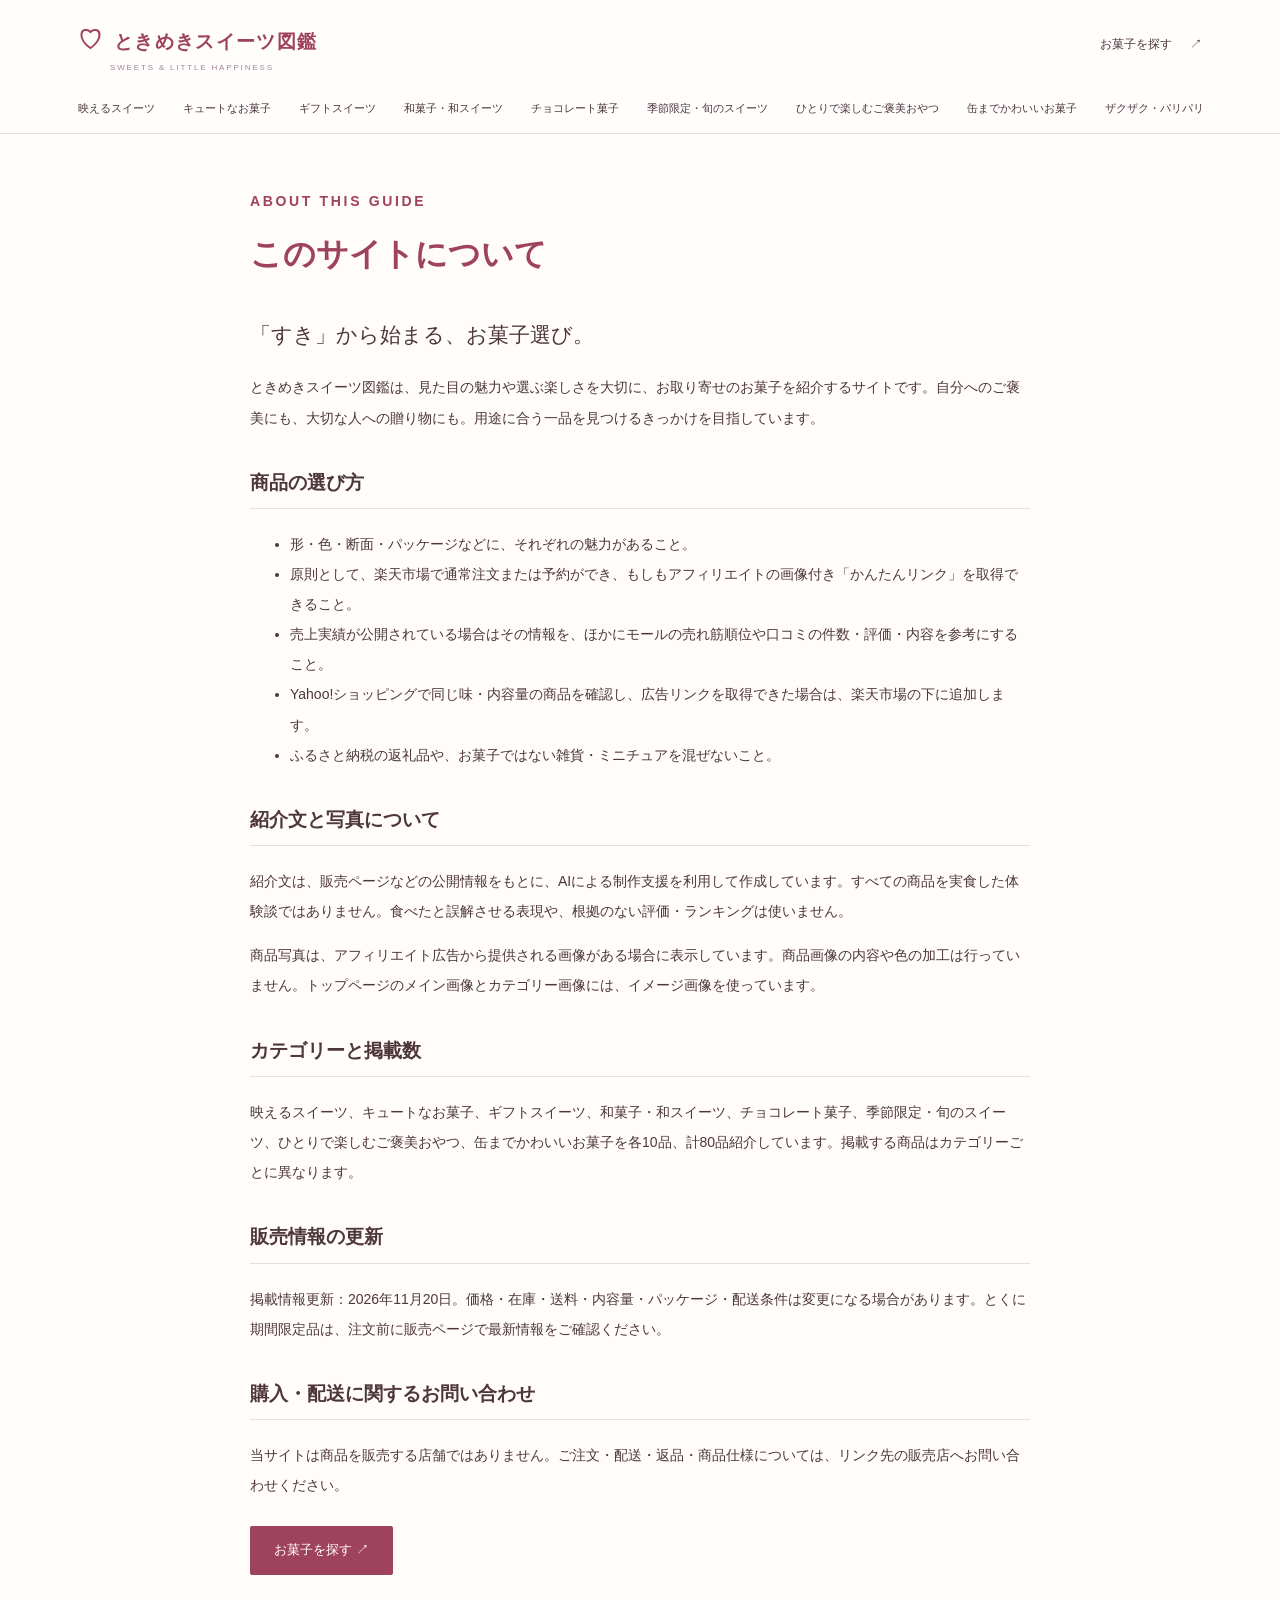
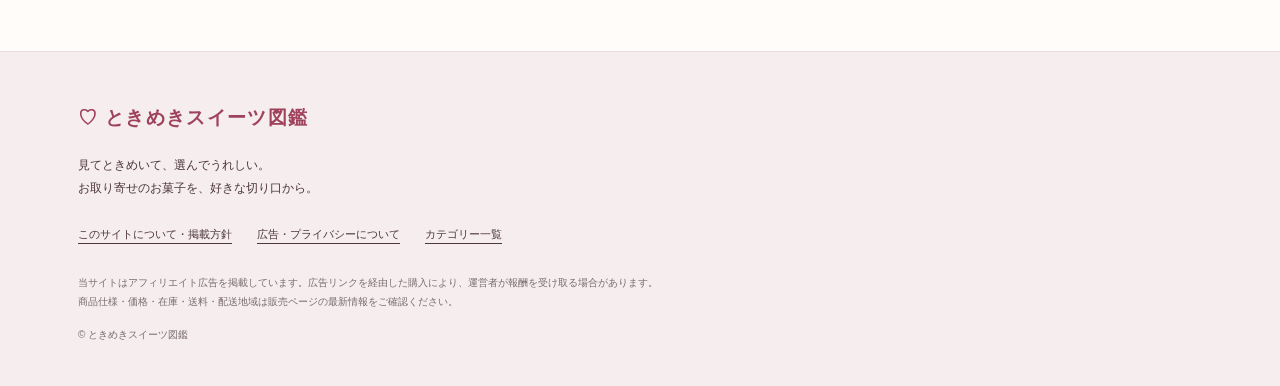
<file: about.html>
<!doctype html><html lang="ja"><head><meta charset="utf-8"><meta name="viewport" content="width=device-width,initial-scale=1"><meta name="color-scheme" content="light"><title>このサイトについて・掲載方針｜ときめきスイーツ図鑑</title><meta name="description" content="ときめきスイーツ図鑑の商品選定、写真・紹介文、広告と掲載情報について。"><link rel="canonical" href="https://dacotahouse.github.io/tokimeki-sweets/about.html"><meta property="og:type" content="website"><meta property="og:title" content="このサイトについて・掲載方針｜ときめきスイーツ図鑑"><meta property="og:description" content="ときめきスイーツ図鑑の商品選定、写真・紹介文、広告と掲載情報について。"><meta property="og:url" content="https://dacotahouse.github.io/tokimeki-sweets/about.html"><meta property="og:image" content="https://dacotahouse.github.io/tokimeki-sweets/haeru-main.webp"><link rel="stylesheet" href="style.css"><script src="site.js" defer></script></head><body><a class="skip" href="#main">本文へ移動</a><header class="site-header"><div class="header-inner"><a class="brand" href="index.html"><span aria-hidden="true">♡</span> ときめきスイーツ図鑑<small>SWEETS & LITTLE HAPPINESS</small></a><a class="header-link" href="index.html#categories">お菓子を探す <span>↗</span></a></div><nav class="category-nav" aria-label="カテゴリー"><a  href="haeru.html">映えるスイーツ</a><a  href="cute.html">キュートなお菓子</a><a  href="gift.html">ギフトスイーツ</a><a  href="wagashi.html">和菓子・和スイーツ</a><a  href="chocolate.html">チョコレート菓子</a><a  href="season.html">季節限定・旬のスイーツ</a><a  href="solo.html">ひとりで楽しむご褒美おやつ</a><a  href="tin.html">缶までかわいいお菓子</a><a  href="crisp.html">ザクザク・パリパリのお菓子</a></nav></header><main id="main"><article class="text-page"><p class="eyebrow">ABOUT THIS GUIDE</p><h1>このサイトについて</h1><p class="text-lead">「すき」から始まる、お菓子選び。</p><p>ときめきスイーツ図鑑は、見た目の魅力や選ぶ楽しさを大切に、お取り寄せのお菓子を紹介するサイトです。自分へのご褒美にも、大切な人への贈り物にも。用途に合う一品を見つけるきっかけを目指しています。</p><h2>商品の選び方</h2><ul><li>形・色・断面・パッケージなどに、それぞれの魅力があること。</li><li>原則として、楽天市場で通常注文または予約ができ、もしもアフィリエイトの画像付き「かんたんリンク」を取得できること。</li><li>売上実績が公開されている場合はその情報を、ほかにモールの売れ筋順位や口コミの件数・評価・内容を参考にすること。</li><li>Yahoo!ショッピングで同じ味・内容量の商品を確認し、広告リンクを取得できた場合は、楽天市場の下に追加します。</li><li>ふるさと納税の返礼品や、お菓子ではない雑貨・ミニチュアを混ぜないこと。</li></ul><h2>紹介文と写真について</h2><p>紹介文は、販売ページなどの公開情報をもとに、AIによる制作支援を利用して作成しています。すべての商品を実食した体験談ではありません。食べたと誤解させる表現や、根拠のない評価・ランキングは使いません。</p><p>商品写真は、アフィリエイト広告から提供される画像がある場合に表示しています。商品画像の内容や色の加工は行っていません。トップページのメイン画像とカテゴリー画像には、イメージ画像を使っています。</p><h2>カテゴリーと掲載数</h2><p>映えるスイーツ、キュートなお菓子、ギフトスイーツ、和菓子・和スイーツ、チョコレート菓子、季節限定・旬のスイーツ、ひとりで楽しむご褒美おやつ、缶までかわいいお菓子を各10品、計80品紹介しています。掲載する商品はカテゴリーごとに異なります。</p><h2>販売情報の更新</h2><p>掲載情報更新：2026年11月20日。価格・在庫・送料・内容量・パッケージ・配送条件は変更になる場合があります。とくに期間限定品は、注文前に販売ページで最新情報をご確認ください。</p><h2>購入・配送に関するお問い合わせ</h2><p>当サイトは商品を販売する店舗ではありません。ご注文・配送・返品・商品仕様については、リンク先の販売店へお問い合わせください。</p><a class="primary-link" href="index.html#categories">お菓子を探す ↗</a></article></main><footer class="site-footer"><div class="footer-inner"><a class="brand" href="index.html">♡ ときめきスイーツ図鑑</a><p>見てときめいて、選んでうれしい。<br>お取り寄せのお菓子を、好きな切り口から。</p><div class="footer-links"><a href="about.html">このサイトについて・掲載方針</a><a href="privacy.html">広告・プライバシーについて</a><a href="index.html#categories">カテゴリー一覧</a></div><p class="fine">当サイトはアフィリエイト広告を掲載しています。広告リンクを経由した購入により、運営者が報酬を受け取る場合があります。<br>商品仕様・価格・在庫・送料・配送地域は販売ページの最新情報をご確認ください。</p><p class="fine">© ときめきスイーツ図鑑</p></div></footer></body></html>
</file>
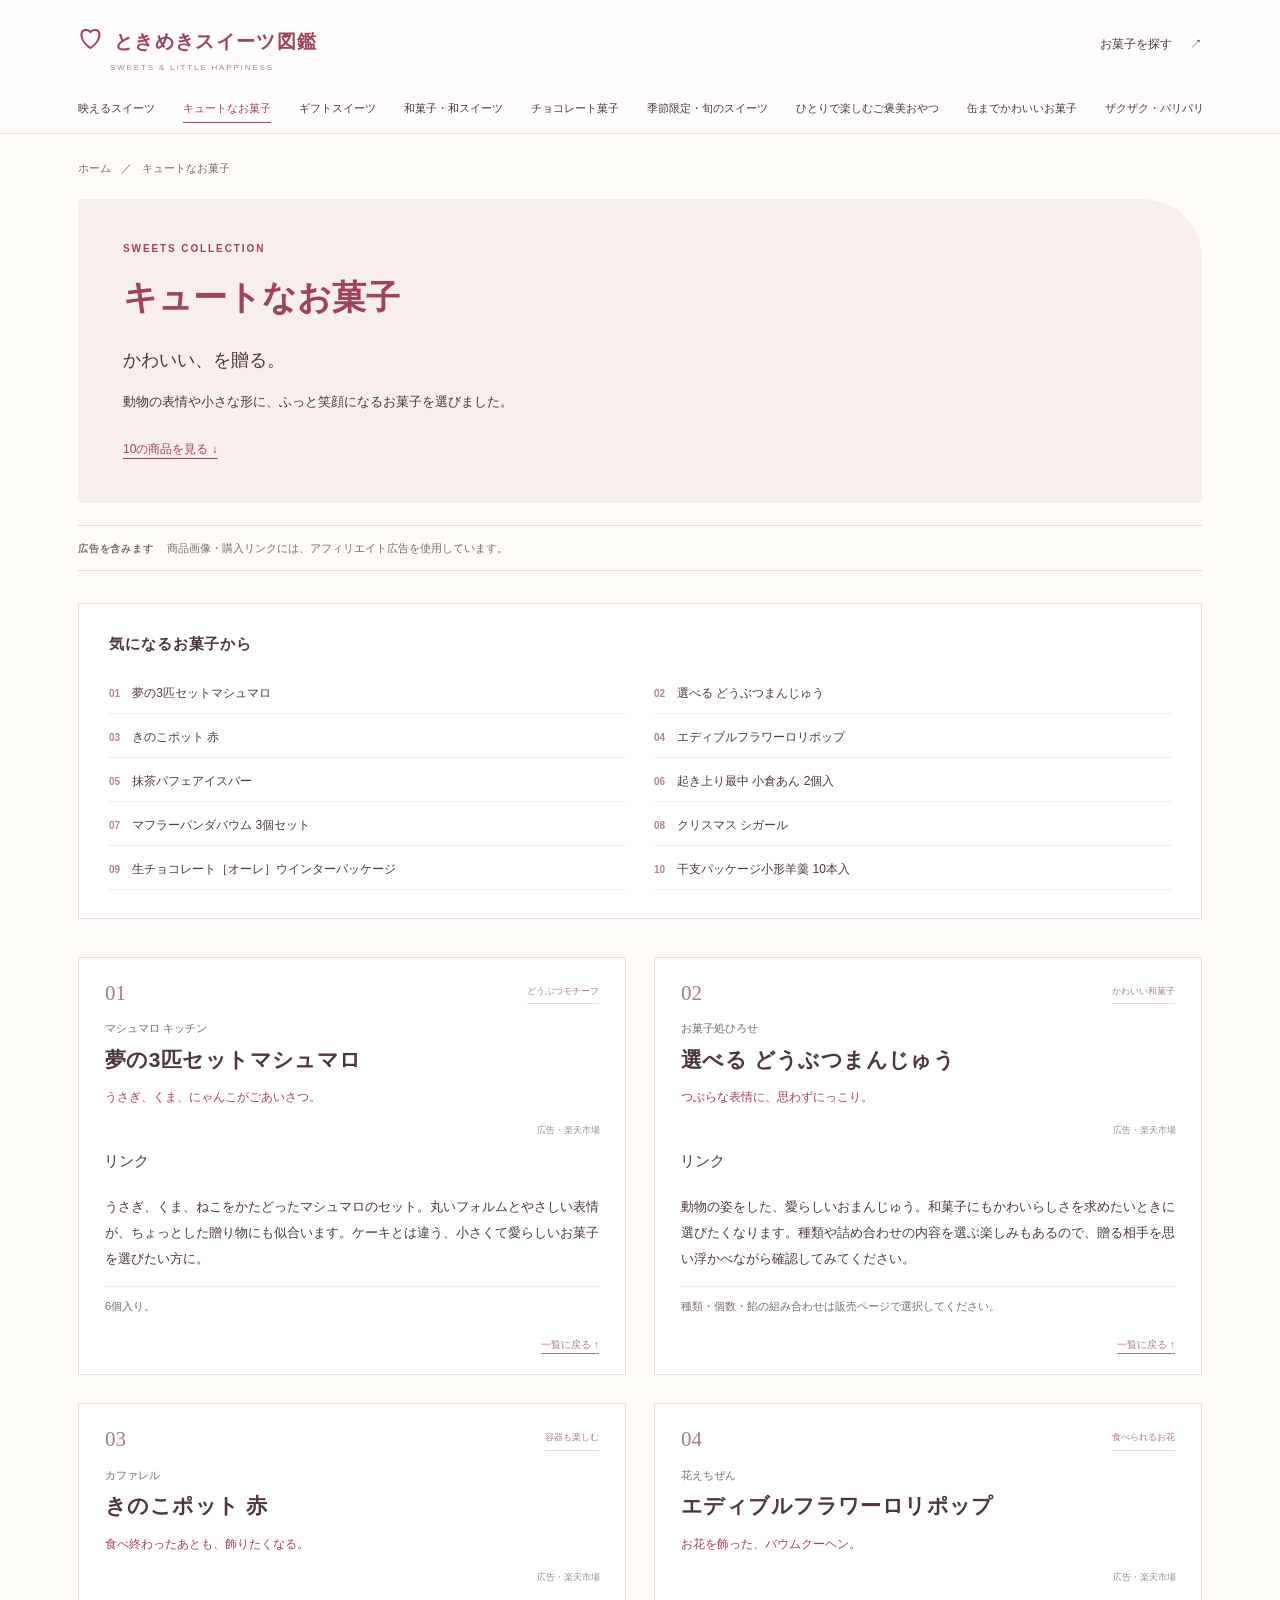
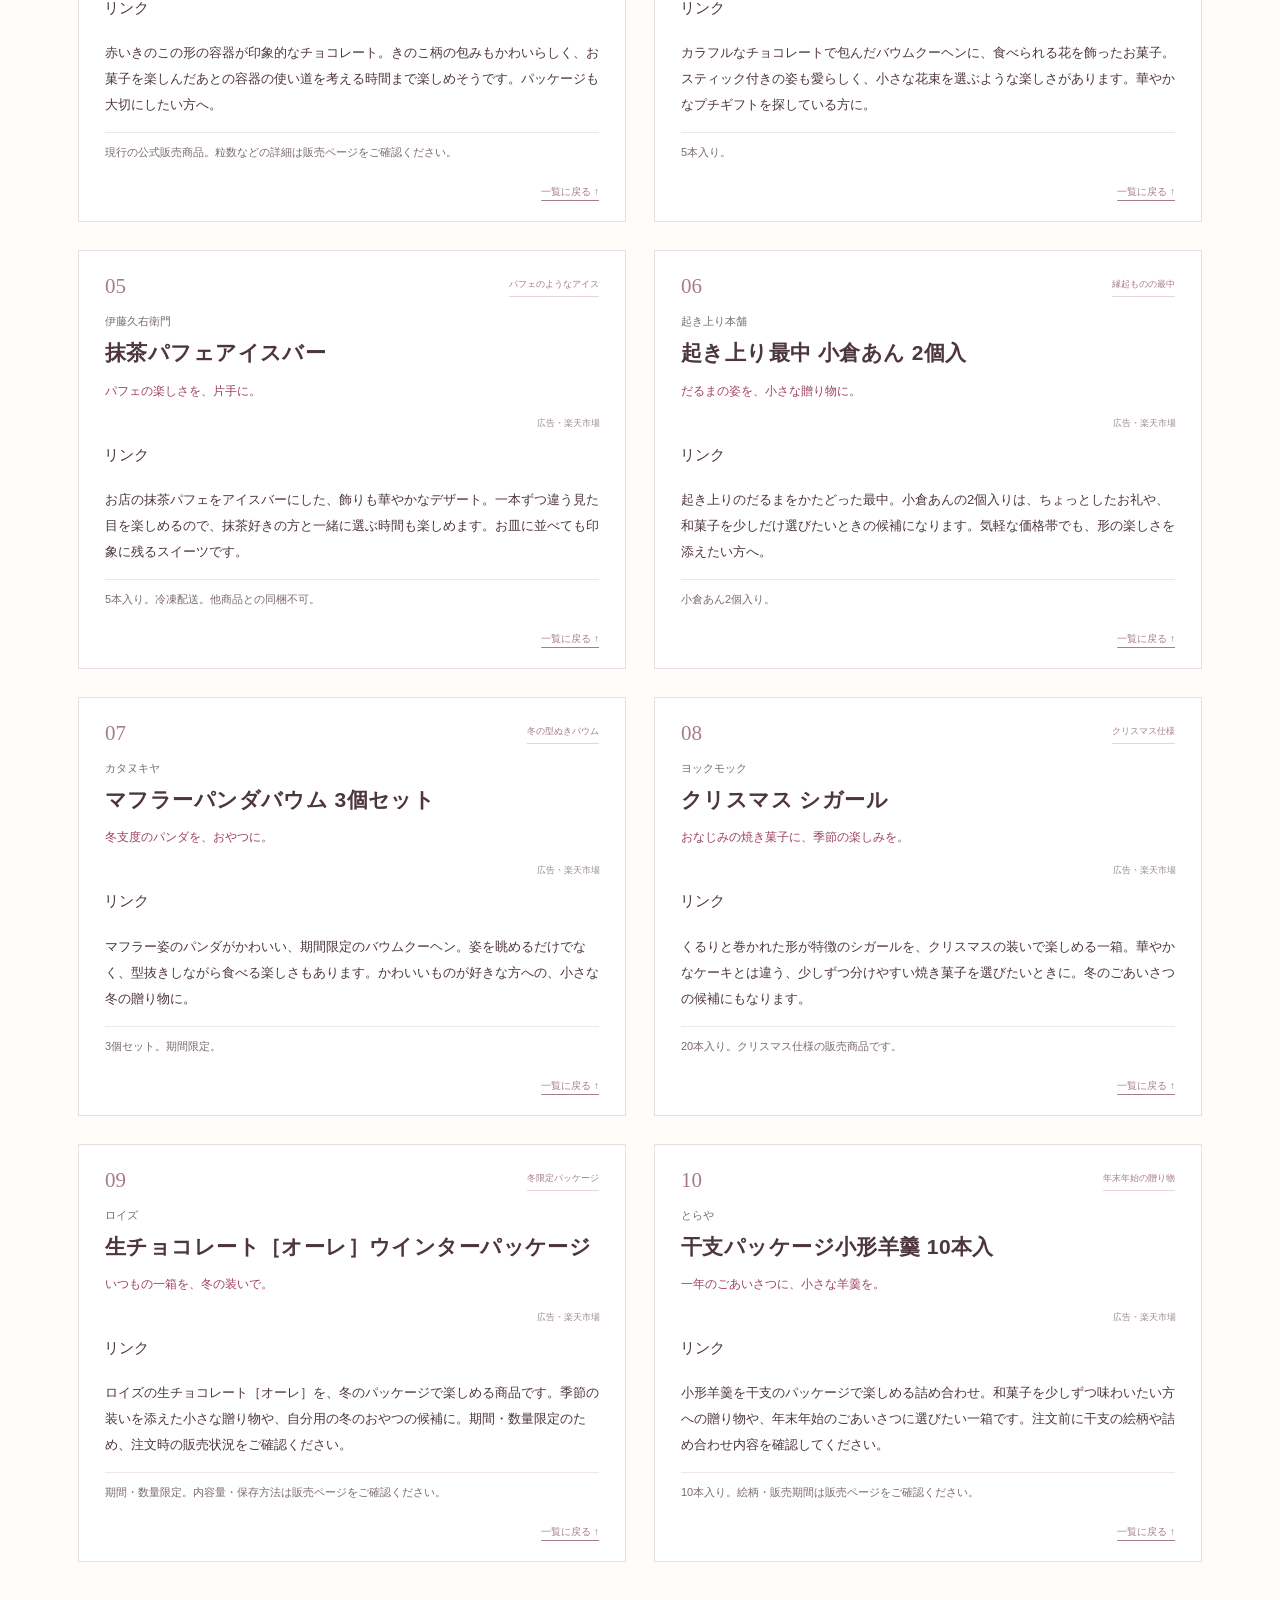
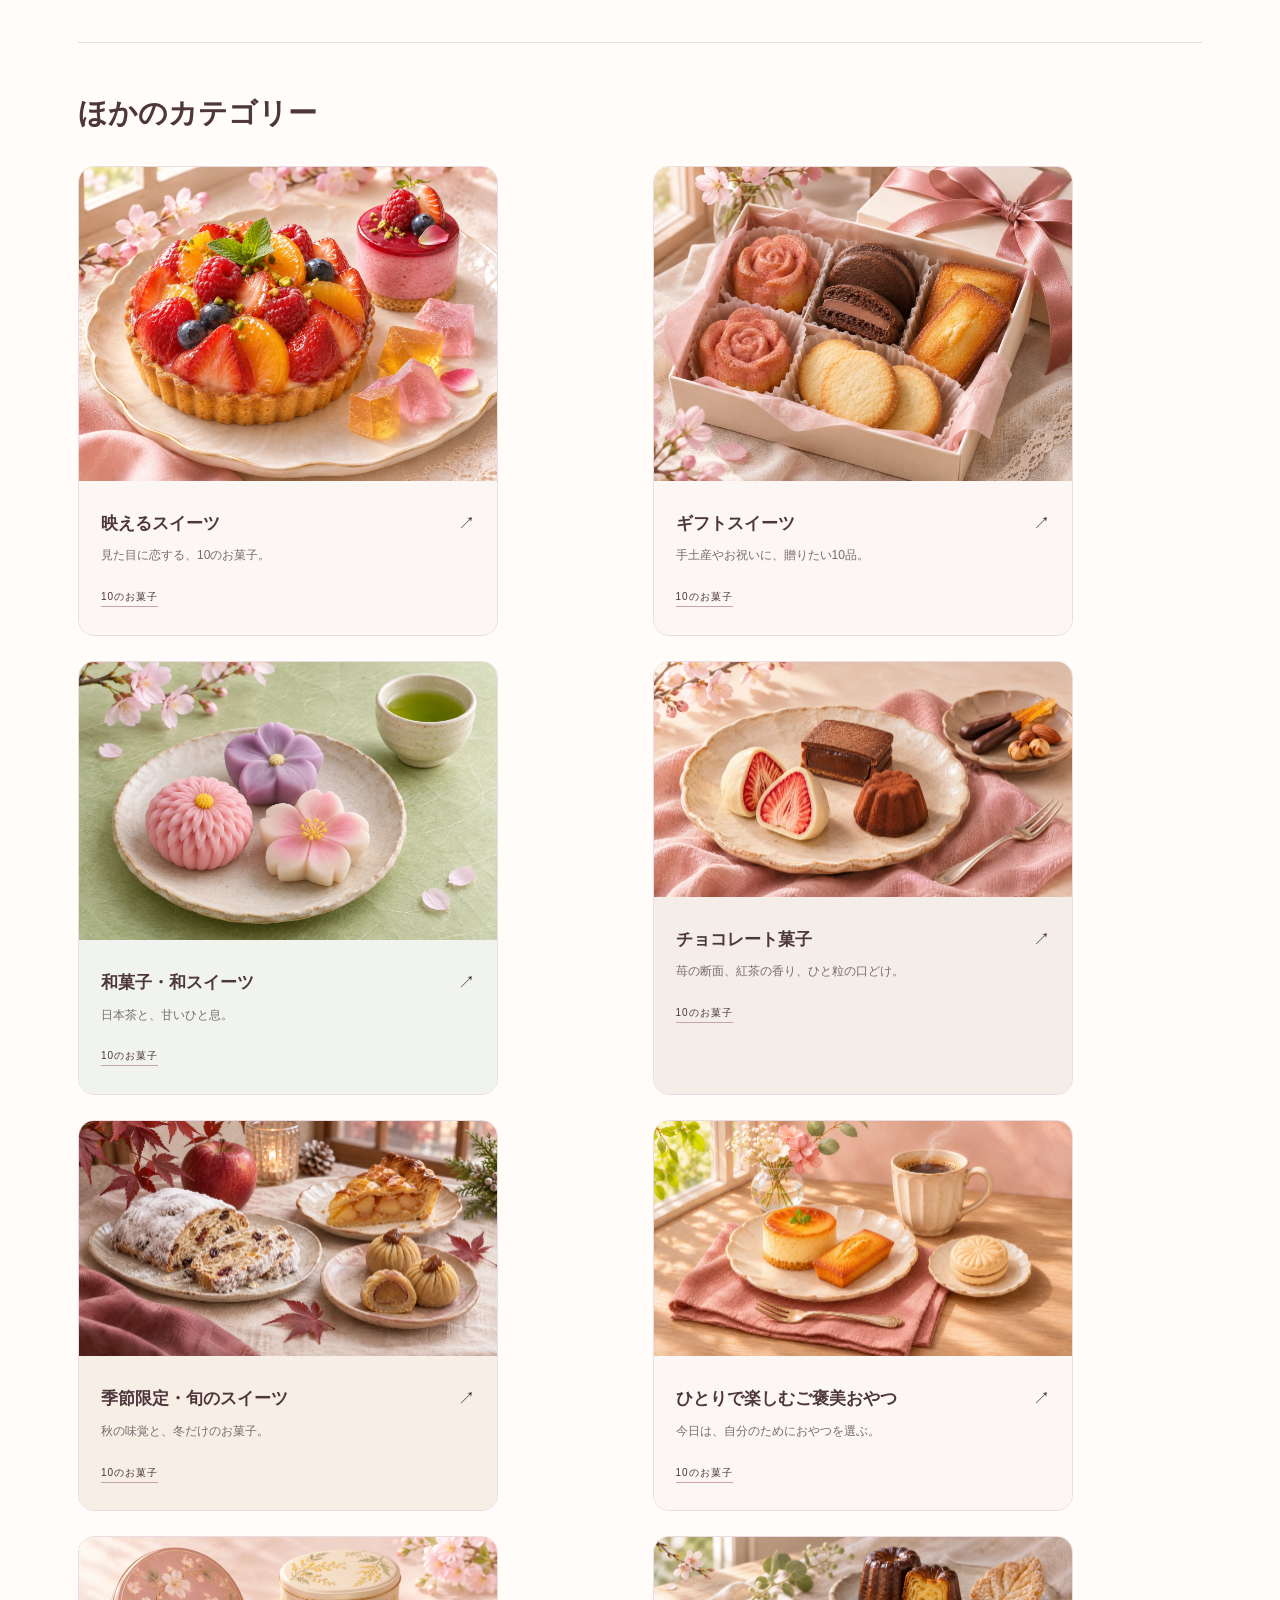
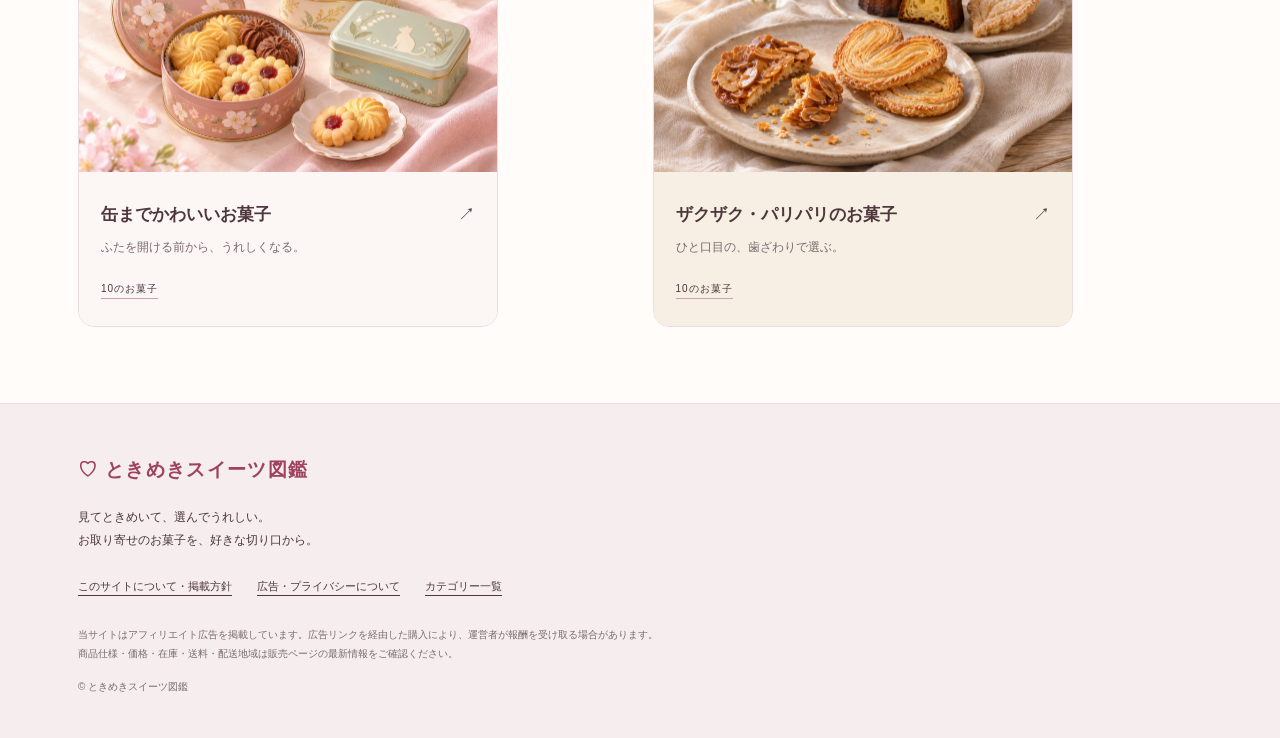
<file: cute.html>
<!doctype html><html lang="ja"><head><meta charset="utf-8"><meta name="viewport" content="width=device-width,initial-scale=1"><meta name="color-scheme" content="light"><title>キュートなお菓子10選｜ときめきスイーツ図鑑</title><meta name="description" content="動物の表情や小さな形に、ふっと笑顔になるお菓子を選びました。"><link rel="canonical" href="https://dacotahouse.github.io/tokimeki-sweets/cute.html"><meta property="og:type" content="website"><meta property="og:title" content="キュートなお菓子10選｜ときめきスイーツ図鑑"><meta property="og:description" content="動物の表情や小さな形に、ふっと笑顔になるお菓子を選びました。"><meta property="og:url" content="https://dacotahouse.github.io/tokimeki-sweets/cute.html"><meta property="og:image" content="https://dacotahouse.github.io/tokimeki-sweets/haeru-main.webp"><link rel="stylesheet" href="style.css"><script src="site.js" defer></script><script type="application/ld+json">{"@context": "https://schema.org", "@type": "CollectionPage", "name": "キュートなお菓子", "url": "https://dacotahouse.github.io/tokimeki-sweets/cute.html", "mainEntity": {"@type": "ItemList", "itemListElement": [{"@type": "ListItem", "position": 1, "name": "マシュマロ キッチン 夢の3匹セットマシュマロ", "url": "https://dacotahouse.github.io/tokimeki-sweets/cute.html#product-animal-marshmallow"}, {"@type": "ListItem", "position": 2, "name": "お菓子処ひろせ 選べる どうぶつまんじゅう", "url": "https://dacotahouse.github.io/tokimeki-sweets/cute.html#product-animal-manju"}, {"@type": "ListItem", "position": 3, "name": "カファレル きのこポット 赤", "url": "https://dacotahouse.github.io/tokimeki-sweets/cute.html#product-caffarel"}, {"@type": "ListItem", "position": 4, "name": "花えちぜん エディブルフラワーロリポップ", "url": "https://dacotahouse.github.io/tokimeki-sweets/cute.html#product-flower-pop"}, {"@type": "ListItem", "position": 5, "name": "伊藤久右衛門 抹茶パフェアイスバー", "url": "https://dacotahouse.github.io/tokimeki-sweets/cute.html#product-parfait-bar"}, {"@type": "ListItem", "position": 6, "name": "起き上り本舗 起き上り最中 小倉あん 2個入", "url": "https://dacotahouse.github.io/tokimeki-sweets/cute.html#product-monaka"}, {"@type": "ListItem", "position": 7, "name": "カタヌキヤ マフラーパンダバウム 3個セット", "url": "https://dacotahouse.github.io/tokimeki-sweets/cute.html#product-panda-winter"}, {"@type": "ListItem", "position": 8, "name": "ヨックモック クリスマス シガール", "url": "https://dacotahouse.github.io/tokimeki-sweets/cute.html#product-yoku-christmas"}, {"@type": "ListItem", "position": 9, "name": "ロイズ 生チョコレート［オーレ］ウインターパッケージ", "url": "https://dacotahouse.github.io/tokimeki-sweets/cute.html#product-royce-winter"}, {"@type": "ListItem", "position": 10, "name": "とらや 干支パッケージ小形羊羹 10本入", "url": "https://dacotahouse.github.io/tokimeki-sweets/cute.html#product-toraya-eto"}]}}</script></head><body><a class="skip" href="#main">本文へ移動</a><header class="site-header"><div class="header-inner"><a class="brand" href="index.html"><span aria-hidden="true">♡</span> ときめきスイーツ図鑑<small>SWEETS & LITTLE HAPPINESS</small></a><a class="header-link" href="index.html#categories">お菓子を探す <span>↗</span></a></div><nav class="category-nav" aria-label="カテゴリー"><a  href="haeru.html">映えるスイーツ</a><a aria-current=page href="cute.html">キュートなお菓子</a><a  href="gift.html">ギフトスイーツ</a><a  href="wagashi.html">和菓子・和スイーツ</a><a  href="chocolate.html">チョコレート菓子</a><a  href="season.html">季節限定・旬のスイーツ</a><a  href="solo.html">ひとりで楽しむご褒美おやつ</a><a  href="tin.html">缶までかわいいお菓子</a><a  href="crisp.html">ザクザク・パリパリのお菓子</a></nav></header><main id="main"><div class="breadcrumb"><a href="index.html">ホーム</a><span>／</span>キュートなお菓子</div><section class="collection-hero collection-hero-text"><div><p class="eyebrow">SWEETS COLLECTION</p><h1>キュートなお菓子</h1><p class="collection-heading">かわいい、を贈る。</p><p>動物の表情や小さな形に、ふっと笑顔になるお菓子を選びました。</p><a class="text-link" href="#page-index">10の商品を見る ↓</a></div></section><p class="ad-note"><strong>広告を含みます</strong> 商品画像・購入リンクには、アフィリエイト広告を使用しています。</p><nav id="page-index" class="page-index" aria-label="このページの商品"><h2>気になるお菓子から</h2><ol><li><a href="#product-animal-marshmallow"><span>01</span>夢の3匹セットマシュマロ</a></li><li><a href="#product-animal-manju"><span>02</span>選べる どうぶつまんじゅう</a></li><li><a href="#product-caffarel"><span>03</span>きのこポット 赤</a></li><li><a href="#product-flower-pop"><span>04</span>エディブルフラワーロリポップ</a></li><li><a href="#product-parfait-bar"><span>05</span>抹茶パフェアイスバー</a></li><li><a href="#product-monaka"><span>06</span>起き上り最中 小倉あん 2個入</a></li><li><a href="#product-panda-winter"><span>07</span>マフラーパンダバウム 3個セット</a></li><li><a href="#product-yoku-christmas"><span>08</span>クリスマス シガール</a></li><li><a href="#product-royce-winter"><span>09</span>生チョコレート［オーレ］ウインターパッケージ</a></li><li><a href="#product-toraya-eto"><span>10</span>干支パッケージ小形羊羹 10本入</a></li></ol></nav><div class="product-grid"><article class="product" id="product-animal-marshmallow" data-price="1690"><div class="product-heading"><div class="product-kicker"><span>01</span><span>どうぶつモチーフ</span></div><p class="product-brand">マシュマロ キッチン</p><h2>夢の3匹セットマシュマロ</h2><p class="product-catch">うさぎ、くま、にゃんこがごあいさつ。</p></div><div class="purchase" aria-label="夢の3匹セットマシュマロの購入先（広告）"><p class="ad-label">広告・楽天市場</p><!-- START MoshimoAffiliateEasyLink -->
<script type="text/javascript">
(function(b,c,f,g,a,d,e){b.MoshimoAffiliateObject=a;
b[a]=b[a]||function(){arguments.currentScript=c.currentScript
||c.scripts[c.scripts.length-2];(b[a].q=b[a].q||[]).push(arguments)};
c.getElementById(a)||(d=c.createElement(f),d.src=g,
d.id=a,e=c.getElementsByTagName("body")[0],e.appendChild(d))})
(window,document,"script","//dn.msmstatic.com/site/cardlink/bundle.js?20220329","msmaflink");
msmaflink({"n":"夢の3匹セットマシュマロ★送料無料★【6個入り】うさぎ くま にゃんこのマシュマロホワイトデー バレンタインデー 子供向け 内祝い 人気 お菓子 ギフト 可愛い 個包装 ありがとう プチギフト 小学生 子供 お祝い 退職 会社 動物 内祝い スイーツ お礼 感謝 誕生日","b":"","t":"","d":"https:\/\/thumbnail.image.rakuten.co.jp","c_p":"\/@0_mall\/marshmallow-k\/cabinet","p":["\/3bikiset\/nk_3h_6ks.jpg","\/kotsu\/k_are_3hi_smp.jpg","\/3bikiset\/illust\/pack_6ko.jpg"],"u":{"u":"https:\/\/item.rakuten.co.jp\/marshmallow-k\/1220685\/","t":"rakuten","r_v":""},"v":"2.1","b_l":[{"id":1,"u_tx":"楽天市場で見る","u_bc":"#f76956","u_url":"https:\/\/item.rakuten.co.jp\/marshmallow-k\/1220685\/","a_id":5903510,"p_id":54,"pl_id":27059,"pc_id":54,"s_n":"rakuten","u_so":1}],"eid":"dLuZw","s":"s"});
</script>
<div id="msmaflink-dLuZw">リンク</div>
<!-- MoshimoAffiliateEasyLink END --></div><div class="product-editorial"><p>うさぎ、くま、ねこをかたどったマシュマロのセット。丸いフォルムとやさしい表情が、ちょっとした贈り物にも似合います。ケーキとは違う、小さくて愛らしいお菓子を選びたい方に。</p><p class="product-note">6個入り。</p></div><a class="back-index" href="#page-index">一覧に戻る ↑</a></article><article class="product" id="product-animal-manju" data-price="2840"><div class="product-heading"><div class="product-kicker"><span>02</span><span>かわいい和菓子</span></div><p class="product-brand">お菓子処ひろせ</p><h2>選べる どうぶつまんじゅう</h2><p class="product-catch">つぶらな表情に、思わずにっこり。</p></div><div class="purchase" aria-label="選べる どうぶつまんじゅうの購入先（広告）"><p class="ad-label">広告・楽天市場</p><!-- START MoshimoAffiliateEasyLink -->
<script type="text/javascript">
(function(b,c,f,g,a,d,e){b.MoshimoAffiliateObject=a;
b[a]=b[a]||function(){arguments.currentScript=c.currentScript
||c.scripts[c.scripts.length-2];(b[a].q=b[a].q||[]).push(arguments)};
c.getElementById(a)||(d=c.createElement(f),d.src=g,
d.id=a,e=c.getElementsByTagName("body")[0],e.appendChild(d))})
(window,document,"script","//dn.msmstatic.com/site/cardlink/bundle.js?20220329","msmaflink");
msmaflink({"n":"和菓子【お歳暮・お年賀！クーポン利用で早割！】【週間ランキング1位】選べる どうぶつまんじゅう 専用箱 誕生日 お菓子 苺餡 梅餡 白餡 かわいいスイーツ お試し 饅頭 まんじゅう 動物 ギフト 内祝 出産祝い 餡子 プレゼント あんこスイーツ お菓子処ひろせ公式 冬ギフト","b":"","t":"","d":"https:\/\/thumbnail.image.rakuten.co.jp","c_p":"\/@0_mall\/okashidokorohirose\/cabinet\/14081781\/14081788","p":["\/imgrc0121764560.jpg","\/imgrc0122196410.jpg","\/imgrc0122504196.jpg"],"u":{"u":"https:\/\/item.rakuten.co.jp\/okashidokorohirose\/00001\/","t":"rakuten","r_v":""},"v":"2.1","b_l":[{"id":1,"u_tx":"楽天市場で見る","u_bc":"#f76956","u_url":"https:\/\/item.rakuten.co.jp\/okashidokorohirose\/00001\/","a_id":5903510,"p_id":54,"pl_id":27059,"pc_id":54,"s_n":"rakuten","u_so":1}],"eid":"8q8up","s":"s"});
</script>
<div id="msmaflink-8q8up">リンク</div>
<!-- MoshimoAffiliateEasyLink END --></div><div class="product-editorial"><p>動物の姿をした、愛らしいおまんじゅう。和菓子にもかわいらしさを求めたいときに選びたくなります。種類や詰め合わせの内容を選ぶ楽しみもあるので、贈る相手を思い浮かべながら確認してみてください。</p><p class="product-note">種類・個数・餡の組み合わせは販売ページで選択してください。</p></div><a class="back-index" href="#page-index">一覧に戻る ↑</a></article><article class="product" id="product-caffarel" data-price="2808"><div class="product-heading"><div class="product-kicker"><span>03</span><span>容器も楽しむ</span></div><p class="product-brand">カファレル</p><h2>きのこポット 赤</h2><p class="product-catch">食べ終わったあとも、飾りたくなる。</p></div><div class="purchase" aria-label="きのこポット 赤の購入先（広告）"><p class="ad-label">広告・楽天市場</p><!-- START MoshimoAffiliateEasyLink -->
<script type="text/javascript">
(function(b,c,f,g,a,d,e){b.MoshimoAffiliateObject=a;
b[a]=b[a]||function(){arguments.currentScript=c.currentScript
||c.scripts[c.scripts.length-2];(b[a].q=b[a].q||[]).push(arguments)};
c.getElementById(a)||(d=c.createElement(f),d.src=g,
d.id=a,e=c.getElementsByTagName("body")[0],e.appendChild(d))})
(window,document,"script","//dn.msmstatic.com/site/cardlink/bundle.js?20220329","msmaflink");
msmaflink({"n":"●きのこポット 赤　【公式 】カファレル caffarel　 お菓子 チョコレート高級チョコ ジャンドゥーヤ　イタリア 個包装 詰め合わせ 手土産 ギフト プチギフト 誕生日 お取り寄せスイーツ ご褒美スイーツ","b":"","t":"","d":"https:\/\/thumbnail.image.rakuten.co.jp","c_p":"\/@0_mall\/caffarel\/cabinet","p":["\/14136493\/imgrc0156493708.jpg","\/14029831\/imgrc0154787190.jpg","\/14029831\/imgrc0154787188.jpg"],"u":{"u":"https:\/\/item.rakuten.co.jp\/caffarel\/5000384110\/","t":"rakuten","r_v":""},"v":"2.1","b_l":[{"id":1,"u_tx":"楽天市場で見る","u_bc":"#f76956","u_url":"https:\/\/item.rakuten.co.jp\/caffarel\/5000384110\/","a_id":5903510,"p_id":54,"pl_id":27059,"pc_id":54,"s_n":"rakuten","u_so":1}],"eid":"TFRyT","s":"s"});
</script>
<div id="msmaflink-TFRyT">リンク</div>
<!-- MoshimoAffiliateEasyLink END --></div><div class="product-editorial"><p>赤いきのこの形の容器が印象的なチョコレート。きのこ柄の包みもかわいらしく、お菓子を楽しんだあとの容器の使い道を考える時間まで楽しめそうです。パッケージも大切にしたい方へ。</p><p class="product-note">現行の公式販売商品。粒数などの詳細は販売ページをご確認ください。</p></div><a class="back-index" href="#page-index">一覧に戻る ↑</a></article><article class="product" id="product-flower-pop" data-price="0"><div class="product-heading"><div class="product-kicker"><span>04</span><span>食べられるお花</span></div><p class="product-brand">花えちぜん</p><h2>エディブルフラワーロリポップ</h2><p class="product-catch">お花を飾った、バウムクーヘン。</p></div><div class="purchase" aria-label="エディブルフラワーロリポップの購入先（広告）"><p class="ad-label">広告・楽天市場</p><!-- START MoshimoAffiliateEasyLink -->
<script type="text/javascript">
(function(b,c,f,g,a,d,e){b.MoshimoAffiliateObject=a;
b[a]=b[a]||function(){arguments.currentScript=c.currentScript
||c.scripts[c.scripts.length-2];(b[a].q=b[a].q||[]).push(arguments)};
c.getElementById(a)||(d=c.createElement(f),d.src=g,
d.id=a,e=c.getElementsByTagName("body")[0],e.appendChild(d))})
(window,document,"script","//dn.msmstatic.com/site/cardlink/bundle.js?20220329","msmaflink");
msmaflink({"n":"お歳暮 クリスマス 冬の贈り物 お年賀 ブライダル 婚礼 お返し 花束のような エディブルフラワー ロリポップ 個包装 高級 おしゃれ プレゼント スイーツ 送料無料 【めざましテレビで紹介されました】バウムクーヘン ギフト","b":"","t":"","d":"https:\/\/thumbnail.image.rakuten.co.jp","c_p":"\/@0_mall\/hanaechizen\/cabinet","p":["\/medama\/free\/baumu200_me26.jpg","\/ranking\/epop_soku250509.jpg","\/ranking\/baumu200_rank2023.jpg"],"u":{"u":"https:\/\/item.rakuten.co.jp\/hanaechizen\/baumu200\/","t":"rakuten","r_v":""},"v":"2.1","b_l":[{"id":1,"u_tx":"楽天市場で見る","u_bc":"#f76956","u_url":"https:\/\/item.rakuten.co.jp\/hanaechizen\/baumu200\/","a_id":5903510,"p_id":54,"pl_id":27059,"pc_id":54,"s_n":"rakuten","u_so":1}],"eid":"ZNJut","s":"s"});
</script>
<div id="msmaflink-ZNJut">リンク</div>
<!-- MoshimoAffiliateEasyLink END --></div><div class="product-editorial"><p>カラフルなチョコレートで包んだバウムクーヘンに、食べられる花を飾ったお菓子。スティック付きの姿も愛らしく、小さな花束を選ぶような楽しさがあります。華やかなプチギフトを探している方に。</p><p class="product-note">5本入り。</p></div><a class="back-index" href="#page-index">一覧に戻る ↑</a></article><article class="product" id="product-parfait-bar" data-price="0"><div class="product-heading"><div class="product-kicker"><span>05</span><span>パフェのようなアイス</span></div><p class="product-brand">伊藤久右衛門</p><h2>抹茶パフェアイスバー</h2><p class="product-catch">パフェの楽しさを、片手に。</p></div><div class="purchase" aria-label="抹茶パフェアイスバーの購入先（広告）"><p class="ad-label">広告・楽天市場</p><!-- START MoshimoAffiliateEasyLink -->
<script type="text/javascript">
(function(b,c,f,g,a,d,e){b.MoshimoAffiliateObject=a;
b[a]=b[a]||function(){arguments.currentScript=c.currentScript
||c.scripts[c.scripts.length-2];(b[a].q=b[a].q||[]).push(arguments)};
c.getElementById(a)||(d=c.createElement(f),d.src=g,
d.id=a,e=c.getElementsByTagName("body")[0],e.appendChild(d))})
(window,document,"script","//dn.msmstatic.com/site/cardlink/bundle.js?20220329","msmaflink");
msmaflink({"n":"アイス プレゼント 孫 ギフト お菓子 抹茶パフェアイスバー 5本入 【冷凍・同梱不可】 § 抹茶アイス かわいい 和菓子 誕生日 プレゼント スイーツ 抹茶 アイスクリーム パフェ 送料無料 伊藤久右衛門","b":"","t":"","d":"https:\/\/thumbnail.image.rakuten.co.jp","c_p":"\/@0_mall\/itohkyuemon\/cabinet","p":["\/14004369\/090279_n.jpg","\/mail2021\/page25\/imgrc0096940895.jpg","\/hansoku\/ss\/090280-s-06-pl.jpg"],"u":{"u":"https:\/\/item.rakuten.co.jp\/itohkyuemon\/090279\/","t":"rakuten","r_v":""},"v":"2.1","b_l":[{"id":1,"u_tx":"楽天市場で見る","u_bc":"#f76956","u_url":"https:\/\/item.rakuten.co.jp\/itohkyuemon\/090279\/","a_id":5903510,"p_id":54,"pl_id":27059,"pc_id":54,"s_n":"rakuten","u_so":1}],"eid":"GrlCk","s":"s"});
</script>
<div id="msmaflink-GrlCk">リンク</div>
<!-- MoshimoAffiliateEasyLink END --></div><div class="product-editorial"><p>お店の抹茶パフェをアイスバーにした、飾りも華やかなデザート。一本ずつ違う見た目を楽しめるので、抹茶好きの方と一緒に選ぶ時間も楽しめます。お皿に並べても印象に残るスイーツです。</p><p class="product-note">5本入り。冷凍配送。他商品との同梱不可。</p></div><a class="back-index" href="#page-index">一覧に戻る ↑</a></article><article class="product" id="product-monaka" data-price="572"><div class="product-heading"><div class="product-kicker"><span>06</span><span>縁起ものの最中</span></div><p class="product-brand">起き上り本舗</p><h2>起き上り最中 小倉あん 2個入</h2><p class="product-catch">だるまの姿を、小さな贈り物に。</p></div><div class="purchase" aria-label="起き上り最中 小倉あん 2個入の購入先（広告）"><p class="ad-label">広告・楽天市場</p><!-- START MoshimoAffiliateEasyLink -->
<script type="text/javascript">
(function(b,c,f,g,a,d,e){b.MoshimoAffiliateObject=a;
b[a]=b[a]||function(){arguments.currentScript=c.currentScript
||c.scripts[c.scripts.length-2];(b[a].q=b[a].q||[]).push(arguments)};
c.getElementById(a)||(d=c.createElement(f),d.src=g,
d.id=a,e=c.getElementsByTagName("body")[0],e.appendChild(d))})
(window,document,"script","//dn.msmstatic.com/site/cardlink/bundle.js?20220329","msmaflink");
msmaflink({"n":"起き上り最中 小倉あん 2個入 和菓子 プチギフト プレゼント","b":"","t":"","d":"https:\/\/thumbnail.image.rakuten.co.jp","c_p":"\/@0_mall\/okiagarihonpo\/cabinet\/item","p":["\/m-ogura\/icon-ogura2.jpg","\/common\/s-monaka-01.jpg","\/common\/s-monaka-02.jpg"],"u":{"u":"https:\/\/item.rakuten.co.jp\/okiagarihonpo\/monaka-o-2\/","t":"rakuten","r_v":""},"v":"2.1","b_l":[{"id":1,"u_tx":"楽天市場で見る","u_bc":"#f76956","u_url":"https:\/\/item.rakuten.co.jp\/okiagarihonpo\/monaka-o-2\/","a_id":5903510,"p_id":54,"pl_id":27059,"pc_id":54,"s_n":"rakuten","u_so":1}],"eid":"oibqd","s":"s"});
</script>
<div id="msmaflink-oibqd">リンク</div>
<!-- MoshimoAffiliateEasyLink END --></div><div class="product-editorial"><p>起き上りのだるまをかたどった最中。小倉あんの2個入りは、ちょっとしたお礼や、和菓子を少しだけ選びたいときの候補になります。気軽な価格帯でも、形の楽しさを添えたい方へ。</p><p class="product-note">小倉あん2個入り。</p></div><a class="back-index" href="#page-index">一覧に戻る ↑</a></article><article class="product" id="product-panda-winter" data-price="1728"><div class="product-heading"><div class="product-kicker"><span>07</span><span>冬の型ぬきバウム</span></div><p class="product-brand">カタヌキヤ</p><h2>マフラーパンダバウム 3個セット</h2><p class="product-catch">冬支度のパンダを、おやつに。</p></div><div class="purchase" aria-label="マフラーパンダバウム 3個セットの購入先（広告）"><p class="ad-label">広告・楽天市場</p><!-- START MoshimoAffiliateEasyLink -->
<script type="text/javascript">
(function(b,c,f,g,a,d,e){b.MoshimoAffiliateObject=a;
b[a]=b[a]||function(){arguments.currentScript=c.currentScript
||c.scripts[c.scripts.length-2];(b[a].q=b[a].q||[]).push(arguments)};
c.getElementById(a)||(d=c.createElement(f),d.src=g,
d.id=a,e=c.getElementsByTagName("body")[0],e.appendChild(d))})
(window,document,"script","//dn.msmstatic.com/site/cardlink/bundle.js?20220329","msmaflink");
msmaflink({"n":"期間限定 東京 お土産【東京駅倉庫出荷】【常温・冷蔵商品】カタヌキヤ マフラーパンダバウム3個セット 東京みやげ 東京駅 パンダ お菓子 洋菓子 バウムクーヘン ケーキ ギフト プレゼント プチギフト 手土産 のし不可","b":"","t":"","d":"https:\/\/thumbnail.image.rakuten.co.jp","c_p":"\/@0_mall\/kioskgift\/cabinet\/katanukiya","p":["\/imgrc0106819789.jpg","\/imgrc0094573216.jpg","\/imgrc0094573215.jpg"],"u":{"u":"https:\/\/item.rakuten.co.jp\/kioskgift\/budou-3806\/","t":"rakuten","r_v":""},"v":"2.1","b_l":[{"id":1,"u_tx":"楽天市場で見る","u_bc":"#f76956","u_url":"https:\/\/item.rakuten.co.jp\/kioskgift\/budou-3806\/","a_id":5903510,"p_id":54,"pl_id":27059,"pc_id":54,"s_n":"rakuten","u_so":1}],"eid":"gI5o1","s":"s"});
</script>
<div id="msmaflink-gI5o1">リンク</div>
<!-- MoshimoAffiliateEasyLink END --></div><div class="product-editorial"><p>マフラー姿のパンダがかわいい、期間限定のバウムクーヘン。姿を眺めるだけでなく、型抜きしながら食べる楽しさもあります。かわいいものが好きな方への、小さな冬の贈り物に。</p><p class="product-note">3個セット。期間限定。</p></div><a class="back-index" href="#page-index">一覧に戻る ↑</a></article><article class="product" id="product-yoku-christmas" data-price="2160"><div class="product-heading"><div class="product-kicker"><span>08</span><span>クリスマス仕様</span></div><p class="product-brand">ヨックモック</p><h2>クリスマス シガール</h2><p class="product-catch">おなじみの焼き菓子に、季節の楽しみを。</p></div><div class="purchase" aria-label="クリスマス シガールの購入先（広告）"><p class="ad-label">広告・楽天市場</p><!-- START MoshimoAffiliateEasyLink -->
<script type="text/javascript">
(function(b,c,f,g,a,d,e){b.MoshimoAffiliateObject=a;
b[a]=b[a]||function(){arguments.currentScript=c.currentScript
||c.scripts[c.scripts.length-2];(b[a].q=b[a].q||[]).push(arguments)};
c.getElementById(a)||(d=c.createElement(f),d.src=g,
d.id=a,e=c.getElementsByTagName("body")[0],e.appendChild(d))})
(window,document,"script","//dn.msmstatic.com/site/cardlink/bundle.js?20220329","msmaflink");
msmaflink({"n":"【公式】ヨックモック クリスマス シガール 20本入 お歳暮 クリスマス ホリデー 冬ギフト 御歳暮 2026 詰め合わせ プレゼント スイーツ ギフト プチギフト クッキー 退職 洋菓子 お菓子 焼き菓子 手土産 個包装 お取り寄せ お礼 お祝い","b":"","t":"","d":"https:\/\/thumbnail.image.rakuten.co.jp","c_p":"\/@0_mall\/yokumoku\/cabinet","p":["\/yokumoku_thumbnail\/seasonal\/11133631\/xmas_cigare_26a.jpg","\/yokumoku_page\/10325420\/11149067\/xmas_cg26_t1.jpg","\/yokumoku_page\/10325420\/11149067\/xmas_cg26_t2.jpg"],"u":{"u":"https:\/\/item.rakuten.co.jp\/yokumoku\/1010011220170\/","t":"rakuten","r_v":""},"v":"2.1","b_l":[{"id":1,"u_tx":"楽天市場で見る","u_bc":"#f76956","u_url":"https:\/\/item.rakuten.co.jp\/yokumoku\/1010011220170\/","a_id":5903510,"p_id":54,"pl_id":27059,"pc_id":54,"s_n":"rakuten","u_so":1}],"eid":"K2Acm","s":"s"});
</script>
<div id="msmaflink-K2Acm">リンク</div>
<!-- MoshimoAffiliateEasyLink END --></div><div class="product-editorial"><p>くるりと巻かれた形が特徴のシガールを、クリスマスの装いで楽しめる一箱。華やかなケーキとは違う、少しずつ分けやすい焼き菓子を選びたいときに。冬のごあいさつの候補にもなります。</p><p class="product-note">20本入り。クリスマス仕様の販売商品です。</p></div><a class="back-index" href="#page-index">一覧に戻る ↑</a></article><article class="product" id="product-royce-winter" data-price="1215"><div class="product-heading"><div class="product-kicker"><span>09</span><span>冬限定パッケージ</span></div><p class="product-brand">ロイズ</p><h2>生チョコレート［オーレ］ウインターパッケージ</h2><p class="product-catch">いつもの一箱を、冬の装いで。</p></div><div class="purchase" aria-label="生チョコレート［オーレ］ウインターパッケージの購入先（広告）"><p class="ad-label">広告・楽天市場</p><!-- START MoshimoAffiliateEasyLink -->
<script type="text/javascript">
(function(b,c,f,g,a,d,e){b.MoshimoAffiliateObject=a;
b[a]=b[a]||function(){arguments.currentScript=c.currentScript
||c.scripts[c.scripts.length-2];(b[a].q=b[a].q||[]).push(arguments)};
c.getElementById(a)||(d=c.createElement(f),d.src=g,
d.id=a,e=c.getElementsByTagName("body")[0],e.appendChild(d))})
(window,document,"script","//dn.msmstatic.com/site/cardlink/bundle.js?20220329","msmaflink");
msmaflink({"n":"【公式】 ROYCE’【期間数量限定 冬】ロイズ 生チョコレート[オーレ](ウインターパッケージ)スイーツ お菓子 ギフト プチギフト","b":"","t":"","d":"https:\/\/thumbnail.image.rakuten.co.jp","c_p":"\/@0_mall\/royce\/cabinet\/limited\/2024christmas","p":["\/172_4.jpg","\/172_1.jpg","\/172_2.jpg"],"u":{"u":"https:\/\/item.rakuten.co.jp\/royce\/172\/","t":"rakuten","r_v":""},"v":"2.1","b_l":[{"id":1,"u_tx":"楽天市場で見る","u_bc":"#f76956","u_url":"https:\/\/item.rakuten.co.jp\/royce\/172\/","a_id":5903510,"p_id":54,"pl_id":27059,"pc_id":54,"s_n":"rakuten","u_so":1}],"eid":"WKNKs","s":"s"});
</script>
<div id="msmaflink-WKNKs">リンク</div>
<!-- MoshimoAffiliateEasyLink END --></div><div class="product-editorial"><p>ロイズの生チョコレート［オーレ］を、冬のパッケージで楽しめる商品です。季節の装いを添えた小さな贈り物や、自分用の冬のおやつの候補に。期間・数量限定のため、注文時の販売状況をご確認ください。</p><p class="product-note">期間・数量限定。内容量・保存方法は販売ページをご確認ください。</p></div><a class="back-index" href="#page-index">一覧に戻る ↑</a></article><article class="product" id="product-toraya-eto" data-price="3456"><div class="product-heading"><div class="product-kicker"><span>10</span><span>年末年始の贈り物</span></div><p class="product-brand">とらや</p><h2>干支パッケージ小形羊羹 10本入</h2><p class="product-catch">一年のごあいさつに、小さな羊羹を。</p></div><div class="purchase" aria-label="干支パッケージ小形羊羹 10本入の購入先（広告）"><p class="ad-label">広告・楽天市場</p><!-- START MoshimoAffiliateEasyLink -->
<script type="text/javascript">
(function(b,c,f,g,a,d,e){b.MoshimoAffiliateObject=a;
b[a]=b[a]||function(){arguments.currentScript=c.currentScript
||c.scripts[c.scripts.length-2];(b[a].q=b[a].q||[]).push(arguments)};
c.getElementById(a)||(d=c.createElement(f),d.src=g,
d.id=a,e=c.getElementsByTagName("body")[0],e.appendChild(d))})
(window,document,"script","//dn.msmstatic.com/site/cardlink/bundle.js?20220329","msmaflink");
msmaflink({"n":"お歳暮 お菓子 とらや 干支パッケージ小形羊羹10本入 EK10","b":"","t":"","d":"https:\/\/thumbnail.image.rakuten.co.jp","c_p":"\/@0_mall\/maruhiro-store\/cabinet\/w26","p":["\/428027g_1.jpg","\/428027g_3.jpg","\/428027g_5.jpg"],"u":{"u":"https:\/\/item.rakuten.co.jp\/maruhiro-store\/428027g\/","t":"rakuten","r_v":""},"v":"2.1","b_l":[{"id":1,"u_tx":"楽天市場で見る","u_bc":"#f76956","u_url":"https:\/\/item.rakuten.co.jp\/maruhiro-store\/428027g\/","a_id":5903510,"p_id":54,"pl_id":27059,"pc_id":54,"s_n":"rakuten","u_so":1}],"eid":"im0dt","s":"s"});
</script>
<div id="msmaflink-im0dt">リンク</div>
<!-- MoshimoAffiliateEasyLink END --></div><div class="product-editorial"><p>小形羊羹を干支のパッケージで楽しめる詰め合わせ。和菓子を少しずつ味わいたい方への贈り物や、年末年始のごあいさつに選びたい一箱です。注文前に干支の絵柄や詰め合わせ内容を確認してください。</p><p class="product-note">10本入り。絵柄・販売期間は販売ページをご確認ください。</p></div><a class="back-index" href="#page-index">一覧に戻る ↑</a></article></div><section class="more-section"><h2>ほかのカテゴリー</h2><div class="category-grid"><a class="category-card category-haeru" href="haeru.html"><div class="category-photo category-banner"><img src="category-haeru.webp" alt="" width="1448" height="1086" loading="lazy"></div><div class="category-copy"><h3>映えるスイーツ <span>↗</span></h3><p>見た目に恋する、10のお菓子。</p><span class="count">10のお菓子</span></div></a><a class="category-card category-gift" href="gift.html"><div class="category-photo category-banner"><img src="category-gift.webp" alt="" width="1448" height="1086" loading="lazy"></div><div class="category-copy"><h3>ギフトスイーツ <span>↗</span></h3><p>手土産やお祝いに、贈りたい10品。</p><span class="count">10のお菓子</span></div></a><a class="category-card category-wagashi" href="wagashi.html"><div class="category-photo category-banner"><img src="category-wagashi.webp" alt="" width="1536" height="1024" loading="lazy"></div><div class="category-copy"><h3>和菓子・和スイーツ <span>↗</span></h3><p>日本茶と、甘いひと息。</p><span class="count">10のお菓子</span></div></a><a class="category-card category-chocolate" href="chocolate.html"><div class="category-photo category-banner"><img src="category-chocolate.webp" alt="" width="1672" height="941" loading="lazy"></div><div class="category-copy"><h3>チョコレート菓子 <span>↗</span></h3><p>苺の断面、紅茶の香り、ひと粒の口どけ。</p><span class="count">10のお菓子</span></div></a><a class="category-card category-season" href="season.html"><div class="category-photo category-banner"><img src="category-season.webp" alt="" width="1672" height="941" loading="lazy"></div><div class="category-copy"><h3>季節限定・旬のスイーツ <span>↗</span></h3><p>秋の味覚と、冬だけのお菓子。</p><span class="count">10のお菓子</span></div></a><a class="category-card category-solo" href="solo.html"><div class="category-photo category-banner"><img src="category-solo.webp" alt="" width="1672" height="941" loading="lazy"></div><div class="category-copy"><h3>ひとりで楽しむご褒美おやつ <span>↗</span></h3><p>今日は、自分のためにおやつを選ぶ。</p><span class="count">10のお菓子</span></div></a><a class="category-card category-tin" href="tin.html"><div class="category-photo category-banner"><img src="category-tin.webp" alt="" width="1672" height="941" loading="lazy"></div><div class="category-copy"><h3>缶までかわいいお菓子 <span>↗</span></h3><p>ふたを開ける前から、うれしくなる。</p><span class="count">10のお菓子</span></div></a><a class="category-card category-crisp" href="crisp.html"><div class="category-photo category-banner"><img src="category-crisp-sakura.webp" alt="" width="1672" height="941" loading="lazy"></div><div class="category-copy"><h3>ザクザク・パリパリのお菓子 <span>↗</span></h3><p>ひと口目の、歯ざわりで選ぶ。</p><span class="count">10のお菓子</span></div></a></div></section></main><footer class="site-footer"><div class="footer-inner"><a class="brand" href="index.html">♡ ときめきスイーツ図鑑</a><p>見てときめいて、選んでうれしい。<br>お取り寄せのお菓子を、好きな切り口から。</p><div class="footer-links"><a href="about.html">このサイトについて・掲載方針</a><a href="privacy.html">広告・プライバシーについて</a><a href="index.html#categories">カテゴリー一覧</a></div><p class="fine">当サイトはアフィリエイト広告を掲載しています。広告リンクを経由した購入により、運営者が報酬を受け取る場合があります。<br>商品仕様・価格・在庫・送料・配送地域は販売ページの最新情報をご確認ください。</p><p class="fine">© ときめきスイーツ図鑑</p></div></footer></body></html>
</file>
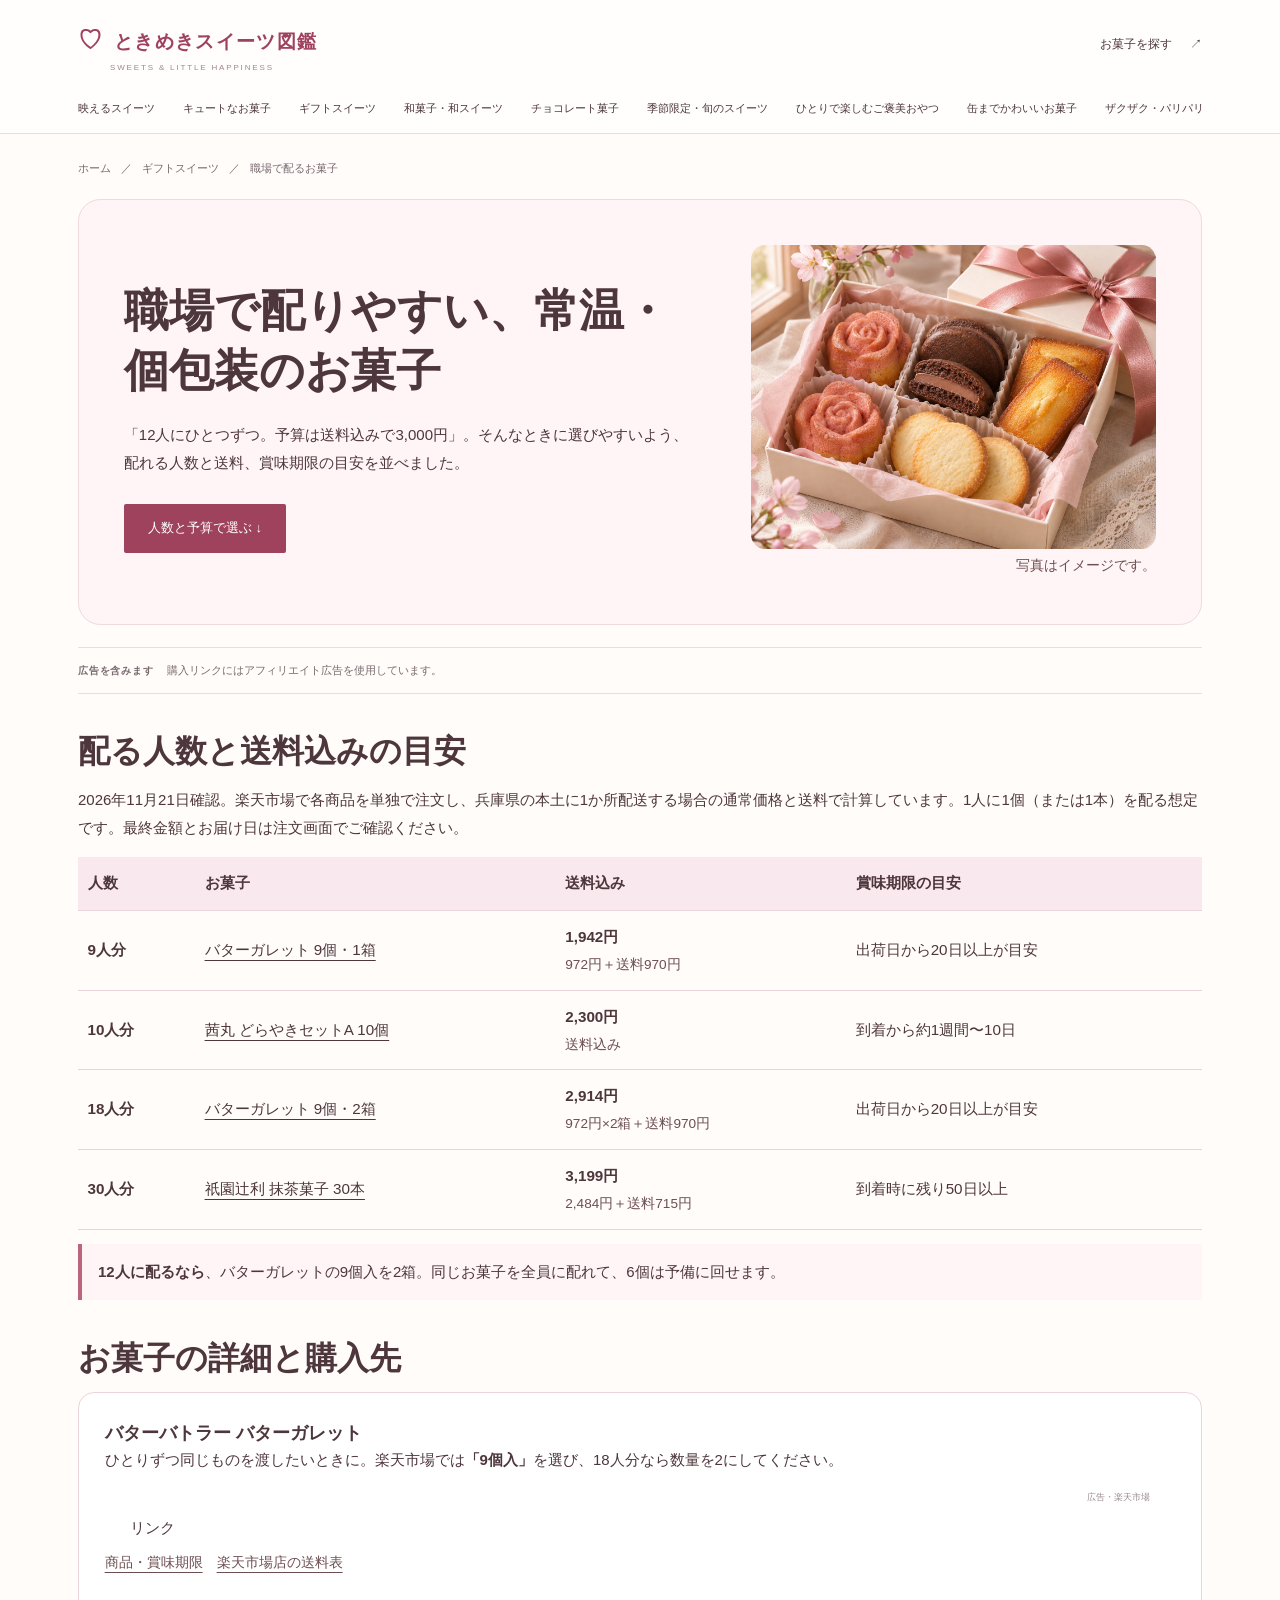
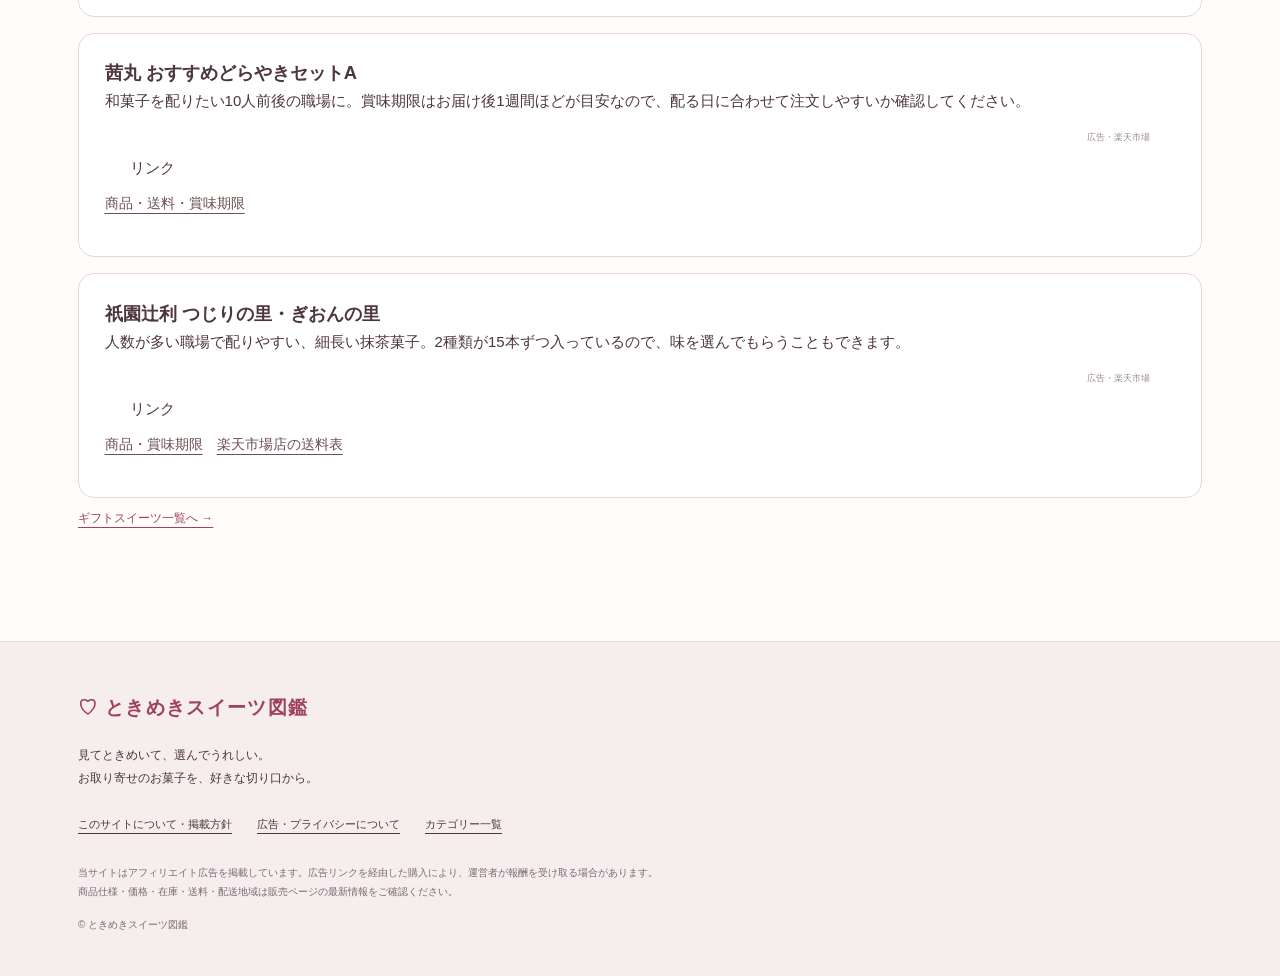
<file: office-snacks.html>
<!doctype html><html lang="ja"><head><meta charset="utf-8"><meta name="viewport" content="width=device-width,initial-scale=1"><meta name="color-scheme" content="light"><title>職場で配りやすい常温・個包装のお菓子｜9〜30人分｜ときめきスイーツ図鑑</title><meta name="description" content="職場で配るお菓子を9・10・18・30人分で比較。常温・個包装のガレット、どらやき、抹茶菓子を兵庫県への送料込みで紹介します。"><link rel="canonical" href="https://dacotahouse.github.io/tokimeki-sweets/office-snacks.html"><meta property="og:type" content="website"><meta property="og:title" content="職場で配りやすい常温・個包装のお菓子｜9〜30人分｜ときめきスイーツ図鑑"><meta property="og:description" content="職場で配るお菓子を9・10・18・30人分で比較。常温・個包装のガレット、どらやき、抹茶菓子を兵庫県への送料込みで紹介します。"><meta property="og:url" content="https://dacotahouse.github.io/tokimeki-sweets/office-snacks.html"><meta property="og:image" content="https://dacotahouse.github.io/tokimeki-sweets/category-gift.webp"><link rel="stylesheet" href="style.css"><script src="site.js" defer></script><link rel="stylesheet" href="office-snacks.css"></head><body><a class="skip" href="#main">本文へ移動</a><header class="site-header"><div class="header-inner"><a class="brand" href="index.html"><span aria-hidden="true">♡</span> ときめきスイーツ図鑑<small>SWEETS & LITTLE HAPPINESS</small></a><a class="header-link" href="index.html#categories">お菓子を探す <span>↗</span></a></div><nav class="category-nav" aria-label="カテゴリー"><a  href="haeru.html">映えるスイーツ</a><a  href="cute.html">キュートなお菓子</a><a  href="gift.html">ギフトスイーツ</a><a  href="wagashi.html">和菓子・和スイーツ</a><a  href="chocolate.html">チョコレート菓子</a><a  href="season.html">季節限定・旬のスイーツ</a><a  href="solo.html">ひとりで楽しむご褒美おやつ</a><a  href="tin.html">缶までかわいいお菓子</a><a  href="crisp.html">ザクザク・パリパリのお菓子</a></nav></header><main id="main"><div class="breadcrumb"><a href="index.html">ホーム</a><span>／</span><a href="gift.html">ギフトスイーツ</a><span>／</span>職場で配るお菓子</div>
<section class="office-intro" aria-labelledby="office-title">
  <div>
    <h1 id="office-title">職場で配りやすい、常温・個包装のお菓子</h1>
    <p>「12人にひとつずつ。予算は送料込みで3,000円」。そんなときに選びやすいよう、配れる人数と送料、賞味期限の目安を並べました。</p>
    <a class="primary-link" href="#office-comparison">人数と予算で選ぶ ↓</a>
  </div>
  <figure>
    <img src="category-gift.webp" width="1448" height="1086" alt="贈り物用の焼き菓子のイメージ" fetchpriority="high">
    <figcaption>写真はイメージです。</figcaption>
  </figure>
</section>
<p class="ad-note"><strong>広告を含みます</strong> 購入リンクにはアフィリエイト広告を使用しています。</p>
<section class="office-section" id="office-comparison" aria-labelledby="office-compare-title">
  <h2 id="office-compare-title">配る人数と送料込みの目安</h2>
  <p>2026年11月21日確認。楽天市場で各商品を単独で注文し、兵庫県の本土に1か所配送する場合の通常価格と送料で計算しています。1人に1個（または1本）を配る想定です。最終金額とお届け日は注文画面でご確認ください。</p>
  <table class="office-table">
    <caption class="office-sr-only">職場で配れる人数と送料込みの金額の比較</caption>
    <thead><tr><th scope="col">人数</th><th scope="col">お菓子</th><th scope="col">送料込み</th><th scope="col">賞味期限の目安</th></tr></thead>
    <tbody>
      <tr><th scope="row">9人分</th><td><a href="#office-galette">バターガレット 9個・1箱</a></td><td><strong>1,942円</strong><small>972円＋送料970円</small></td><td>出荷日から20日以上が目安</td></tr>
      <tr><th scope="row">10人分</th><td><a href="#office-dorayaki">茜丸 どらやきセットA 10個</a></td><td><strong>2,300円</strong><small>送料込み</small></td><td>到着から約1週間〜10日</td></tr>
      <tr><th scope="row">18人分</th><td><a href="#office-galette">バターガレット 9個・2箱</a></td><td><strong>2,914円</strong><small>972円×2箱＋送料970円</small></td><td>出荷日から20日以上が目安</td></tr>
      <tr><th scope="row">30人分</th><td><a href="#office-matcha">祇園辻利 抹茶菓子 30本</a></td><td><strong>3,199円</strong><small>2,484円＋送料715円</small></td><td>到着時に残り50日以上</td></tr>
    </tbody>
  </table>
  <p class="office-tip"><strong>12人に配るなら</strong>、バターガレットの9個入を2箱。同じお菓子を全員に配れて、6個は予備に回せます。</p>
</section>

<section class="office-section" aria-labelledby="office-detail-title">
  <h2 id="office-detail-title">お菓子の詳細と購入先</h2>
  <div class="office-products">
    <article id="office-galette">
      <h3>バターバトラー バターガレット</h3>
      <p>ひとりずつ同じものを渡したいときに。楽天市場では<strong>「9個入」</strong>を選び、18人分なら数量を2にしてください。</p>
      <div class="purchase" aria-label="バターガレット 9個入の購入先（広告）"><p class="ad-label">広告・楽天市場</p><!-- START MoshimoAffiliateEasyLink -->
<script type="text/javascript">
(function(b,c,f,g,a,d,e){b.MoshimoAffiliateObject=a;
b[a]=b[a]||function(){arguments.currentScript=c.currentScript
||c.scripts[c.scripts.length-2];(b[a].q=b[a].q||[]).push(arguments)};
c.getElementById(a)||(d=c.createElement(f),d.src=g,
d.id=a,e=c.getElementsByTagName("body")[0],e.appendChild(d))})
(window,document,"script","//dn.msmstatic.com/site/cardlink/bundle.js?20220329","msmaflink");
msmaflink({"n":"【P5倍】11\/11 15:00〜11\/19 9:59まで お菓子【 バターガレット 】 バターバトラー 個包装 スイーツ ガレット 焼き菓子 洋菓子 内祝 お祝 出産祝 お礼 おしゃれ 職場 退職 ご挨拶 手土産 選べる入数 プレゼント ギフト お歳暮 冬ギフト 御年賀 クリスマス お年賀 帰省土産","b":"","t":"","d":"https:\/\/thumbnail.image.rakuten.co.jp","c_p":"\/@0_mall\/sucreyshop\/cabinet","p":["\/pointup\/bb04101f_thm_p5.jpg","\/img-up_1_991\/2658_k1_539168_14.jpg","\/img-up_1_991\/2658_k2_539168_49.jpg"],"u":{"u":"https:\/\/item.rakuten.co.jp\/sucreyshop\/bb04101f\/","t":"rakuten","r_v":""},"v":"2.1","b_l":[{"id":1,"u_tx":"楽天市場で見る","u_bc":"#f76956","u_url":"https:\/\/item.rakuten.co.jp\/sucreyshop\/bb04101f\/","a_id":5903510,"p_id":54,"pl_id":27059,"pc_id":54,"s_n":"rakuten","u_so":1}],"eid":"DOTm1","s":"s"});
</script>
<div id="msmaflink-DOTm1">リンク</div>
<!-- MoshimoAffiliateEasyLink END --></div>
      <p class="office-sources"><a href="https://item.rakuten.co.jp/sucreyshop/bb04101f/">商品・賞味期限</a>　<a href="https://www.rakuten.co.jp/sucreyshop/info.html">楽天市場店の送料表</a></p>
    </article>
    <article id="office-dorayaki">
      <h3>茜丸 おすすめどらやきセットA</h3>
      <p>和菓子を配りたい10人前後の職場に。賞味期限はお届け後1週間ほどが目安なので、配る日に合わせて注文しやすいか確認してください。</p>
      <div class="purchase" aria-label="おすすめどらやきセット 10個入りAの購入先（広告）"><p class="ad-label">広告・楽天市場</p><!-- START MoshimoAffiliateEasyLink -->
<script type="text/javascript">
(function(b,c,f,g,a,d,e){b.MoshimoAffiliateObject=a;
b[a]=b[a]||function(){arguments.currentScript=c.currentScript
||c.scripts[c.scripts.length-2];(b[a].q=b[a].q||[]).push(arguments)};
c.getElementById(a)||(d=c.createElement(f),d.src=g,
d.id=a,e=c.getElementsByTagName("body")[0],e.appendChild(d))})
(window,document,"script","//dn.msmstatic.com/site/cardlink/bundle.js?20220329","msmaflink");
msmaflink({"n":"＼ポイント5倍／ 茜丸おすすめどらやきセット10個入りA どら焼き ギフト お歳暮 和菓子 詰め合わせ スイーツ 送料無料 高級 お取り寄せ あんこ つぶあん こしあん 化粧箱入り お正月 お供え お菓子 冬ギフト 大阪 お土産 のし 個包装 プレゼント デザート 常温","b":"","t":"","d":"https:\/\/thumbnail.image.rakuten.co.jp","c_p":"\/@0_mall\/akanemaru\/cabinet\/set01","p":["\/d37-819-g10.jpg","\/dorareco-a2.jpg","\/dorareco-a3.jpg"],"u":{"u":"https:\/\/item.rakuten.co.jp\/akanemaru\/d37-819-g10\/","t":"rakuten","r_v":""},"v":"2.1","b_l":[{"id":1,"u_tx":"楽天市場で見る","u_bc":"#f76956","u_url":"https:\/\/item.rakuten.co.jp\/akanemaru\/d37-819-g10\/","a_id":5903510,"p_id":54,"pl_id":27059,"pc_id":54,"s_n":"rakuten","u_so":1}],"eid":"DGrmb","s":"s"});
</script>
<div id="msmaflink-DGrmb">リンク</div>
<!-- MoshimoAffiliateEasyLink END --></div>
      <p class="office-sources"><a href="https://item.rakuten.co.jp/akanemaru/d37-819-g10/">商品・送料・賞味期限</a></p>
    </article>
    <article id="office-matcha">
      <h3>祇園辻利 つじりの里・ぎおんの里</h3>
      <p>人数が多い職場で配りやすい、細長い抹茶菓子。2種類が15本ずつ入っているので、味を選んでもらうこともできます。</p>
      <div class="purchase" aria-label="つじりの里・ぎおんの里 各15本の購入先（広告）"><p class="ad-label">広告・楽天市場</p><!-- START MoshimoAffiliateEasyLink -->
<script type="text/javascript">
(function(b,c,f,g,a,d,e){b.MoshimoAffiliateObject=a;
b[a]=b[a]||function(){arguments.currentScript=c.currentScript
||c.scripts[c.scripts.length-2];(b[a].q=b[a].q||[]).push(arguments)};
c.getElementById(a)||(d=c.createElement(f),d.src=g,
d.id=a,e=c.getElementsByTagName("body")[0],e.appendChild(d))})
(window,document,"script","//dn.msmstatic.com/site/cardlink/bundle.js?20220329","msmaflink");
msmaflink({"n":"つじりの里 ぎおんの里 30本 (各15本) 祇園辻利 抹茶菓子 詰め合わせ 京都 抹茶 抹茶 日本茶 お供え お茶菓子 茶菓子お菓子 菓子 和菓子 京都菓子 洋菓子 焼き菓子 スイーツ 和スイーツ 個包装 小分け 高級 京都土産 ギフト プレゼント 贈り物 お取り寄せ","b":"","t":"","d":"https:\/\/thumbnail.image.rakuten.co.jp","c_p":"\/@0_mall\/giontsujiri\/cabinet","p":["\/newlogo_thumb\/57421_ver2.jpg","\/product_image\/item_detail001\/57421_02_v2510.jpg","\/product_image\/item_detail001\/57421_03_v2510.jpg"],"u":{"u":"https:\/\/item.rakuten.co.jp\/giontsujiri\/57421\/","t":"rakuten","r_v":""},"v":"2.1","b_l":[{"id":1,"u_tx":"楽天市場で見る","u_bc":"#f76956","u_url":"https:\/\/item.rakuten.co.jp\/giontsujiri\/57421\/","a_id":5903510,"p_id":54,"pl_id":27059,"pc_id":54,"s_n":"rakuten","u_so":1}],"eid":"UuTkk","s":"s"});
</script>
<div id="msmaflink-UuTkk">リンク</div>
<!-- MoshimoAffiliateEasyLink END --></div>
      <p class="office-sources"><a href="https://shop.giontsujiri.co.jp/products/57421">商品・賞味期限</a>　<a href="https://www.rakuten.co.jp/giontsujiri/info.html">楽天市場店の送料表</a></p>
    </article>
  </div>
  <p><a class="text-link" href="gift.html">ギフトスイーツ一覧へ →</a></p>
</section>
</main><footer class="site-footer"><div class="footer-inner"><a class="brand" href="index.html">♡ ときめきスイーツ図鑑</a><p>見てときめいて、選んでうれしい。<br>お取り寄せのお菓子を、好きな切り口から。</p><div class="footer-links"><a href="about.html">このサイトについて・掲載方針</a><a href="privacy.html">広告・プライバシーについて</a><a href="index.html#categories">カテゴリー一覧</a></div><p class="fine">当サイトはアフィリエイト広告を掲載しています。広告リンクを経由した購入により、運営者が報酬を受け取る場合があります。<br>商品仕様・価格・在庫・送料・配送地域は販売ページの最新情報をご確認ください。</p><p class="fine">© ときめきスイーツ図鑑</p></div></footer></body></html>
</file>
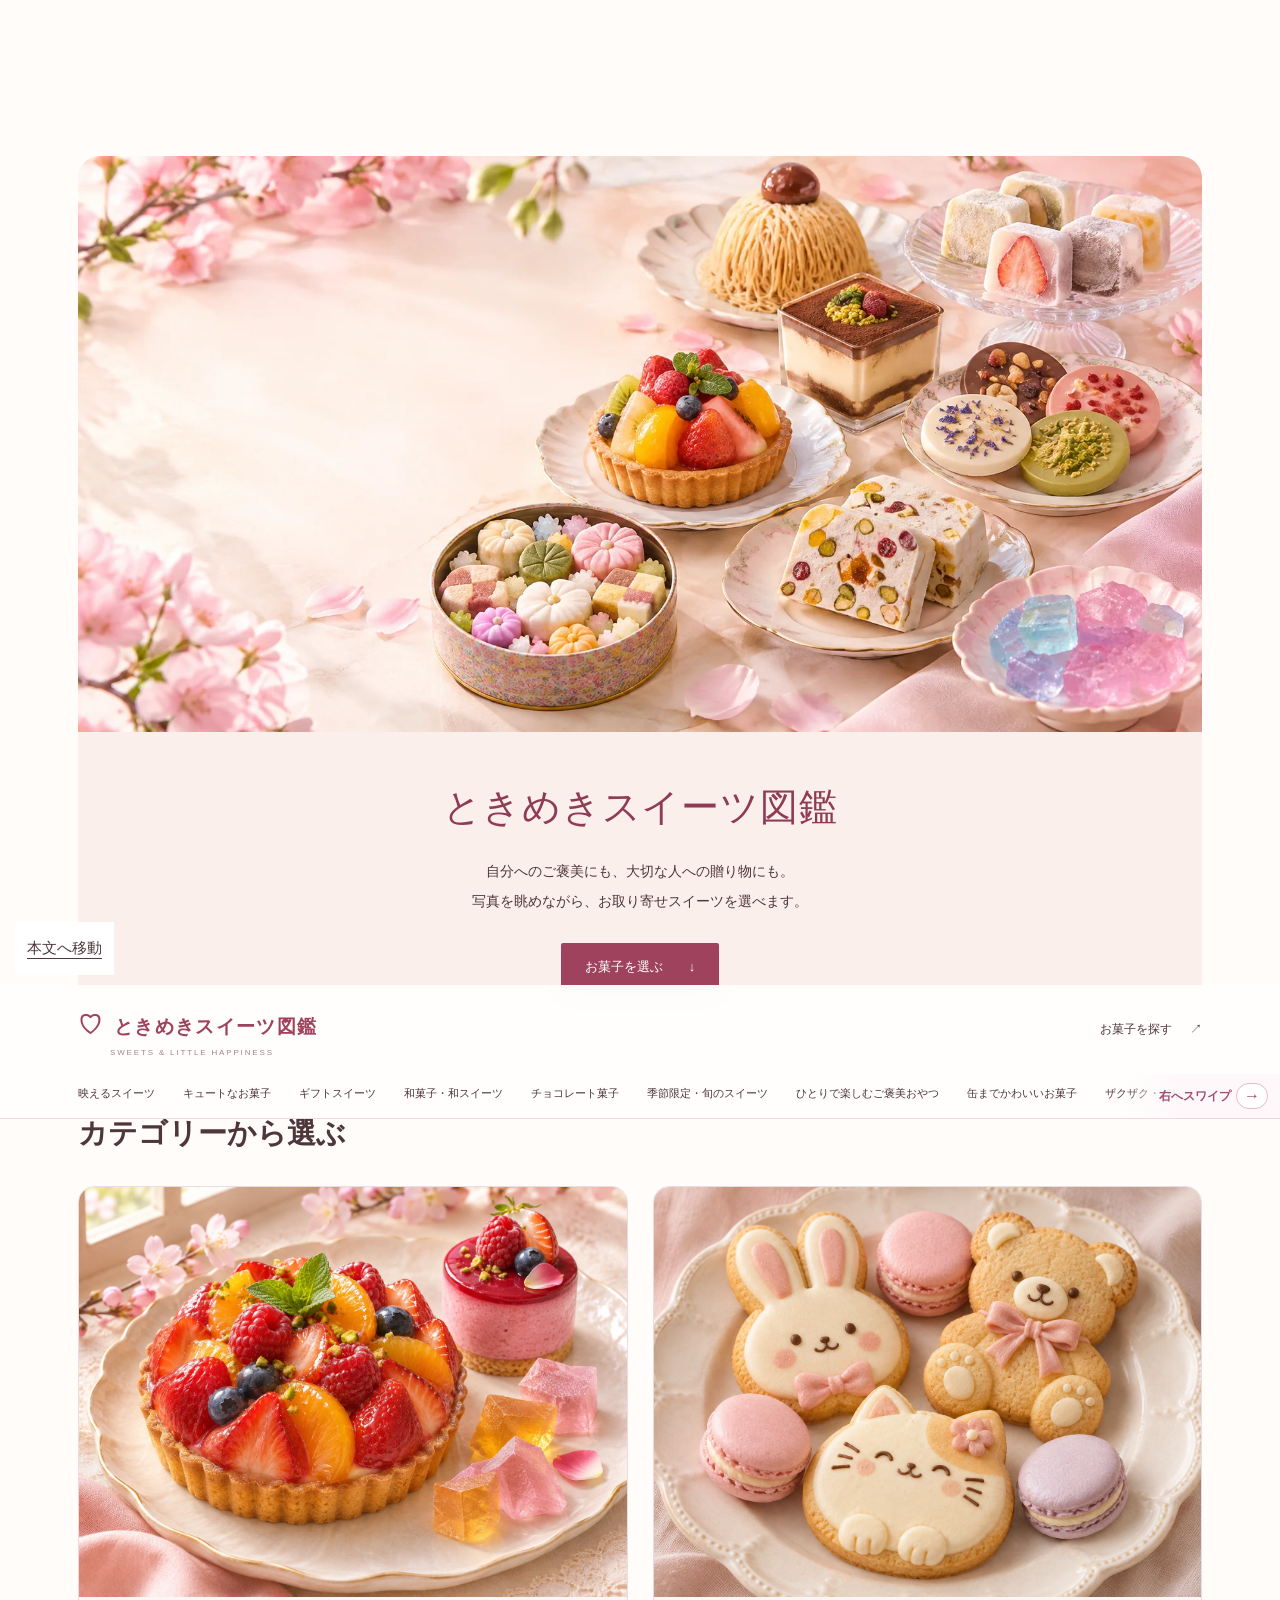
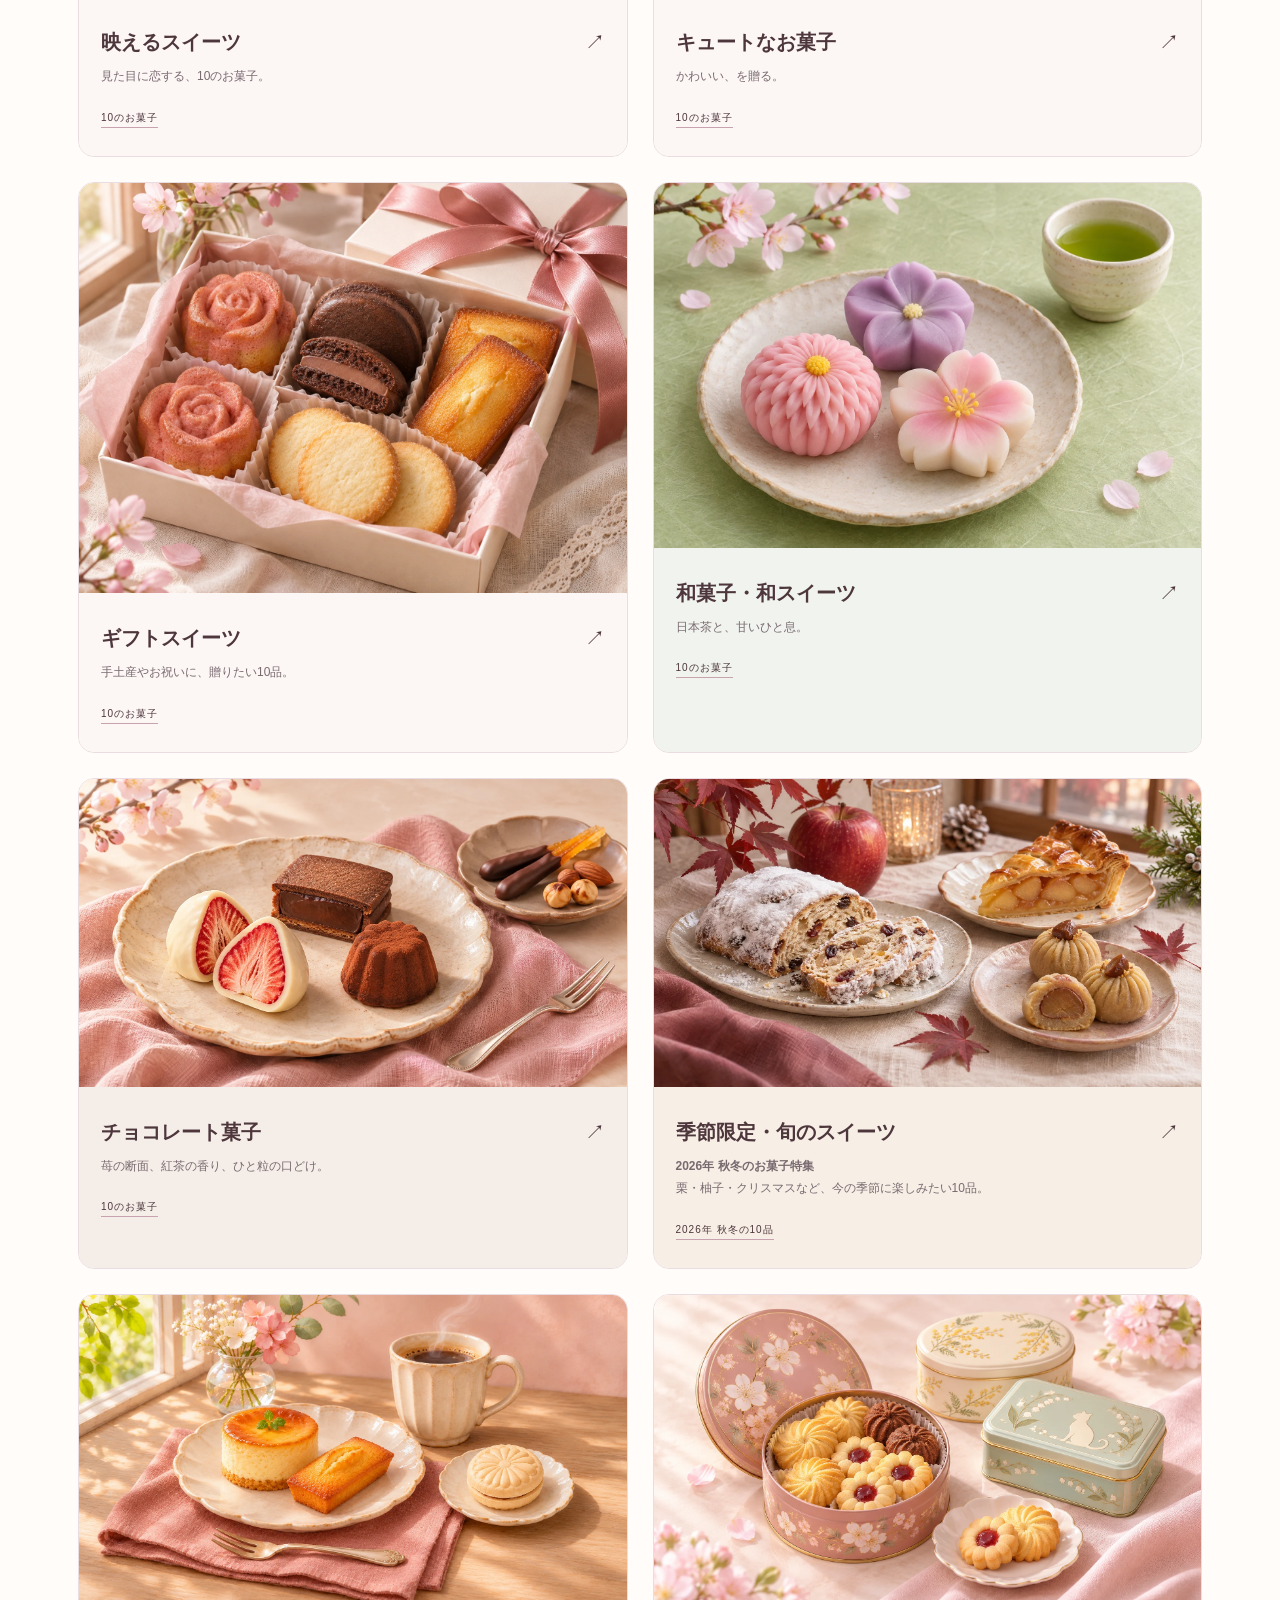
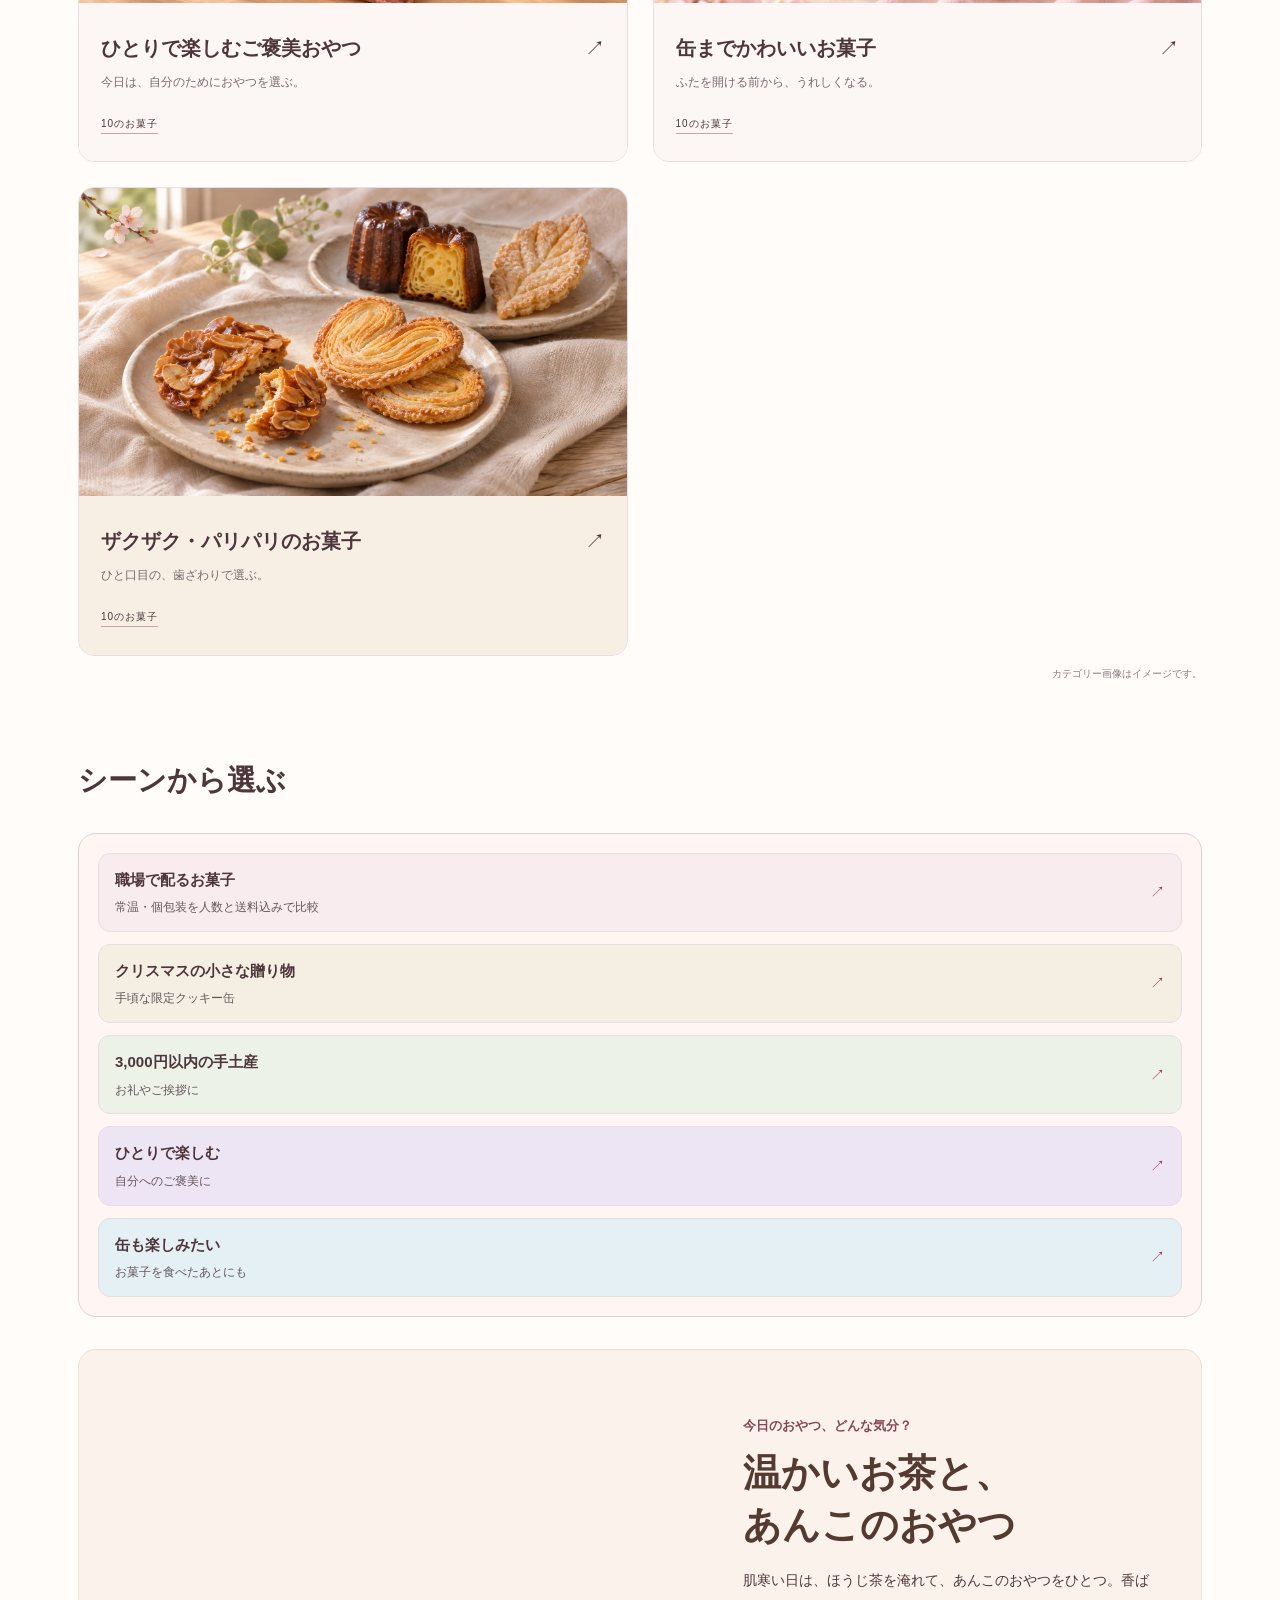
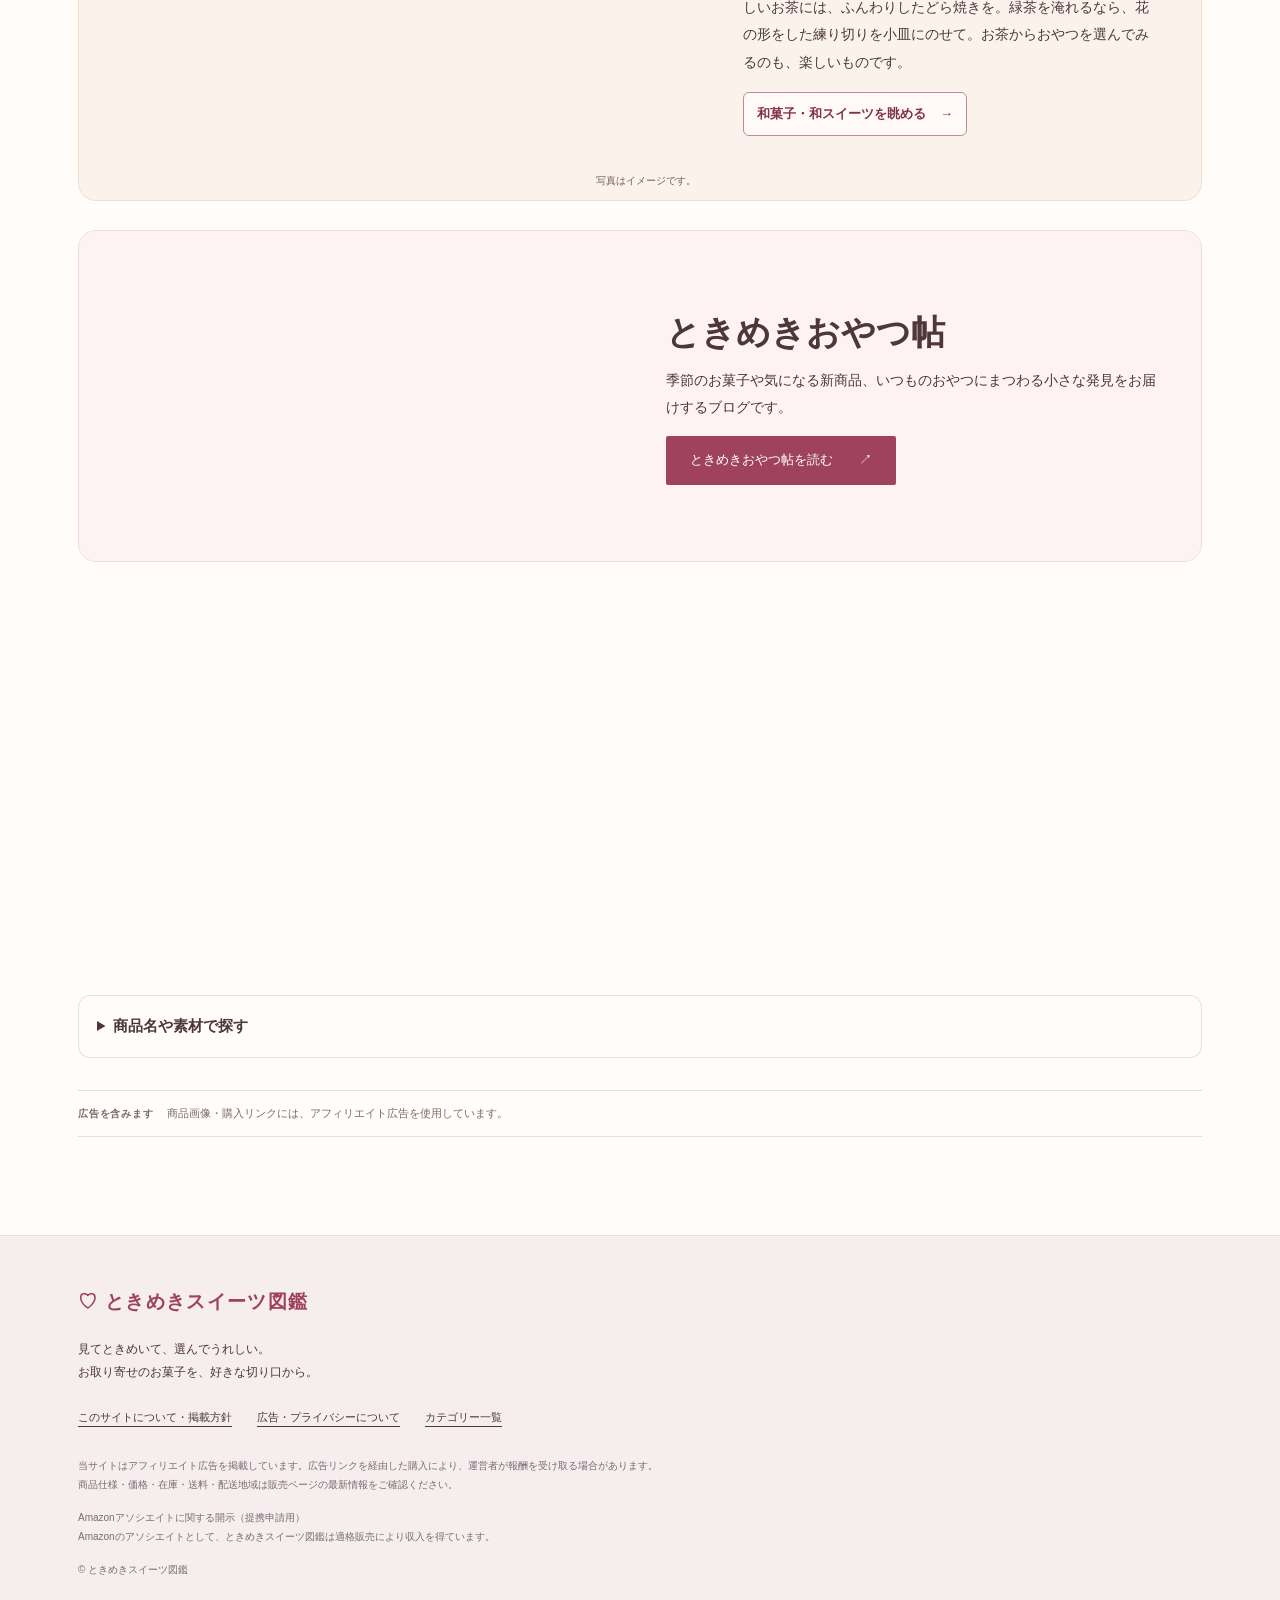
<file: price.html>
<!doctype html><html lang="ja"><head><meta charset="utf-8"><meta name="viewport" content="width=device-width,initial-scale=1"><title>カテゴリー一覧｜ときめきスイーツ図鑑</title><meta name="robots" content="noindex,follow"><link rel="canonical" href="https://dacotahouse.github.io/tokimeki-sweets/"><meta http-equiv="refresh" content="0; url=index.html#categories"></head><body><p><a href="index.html#categories">カテゴリー一覧に戻る</a></p></body></html>
</file>
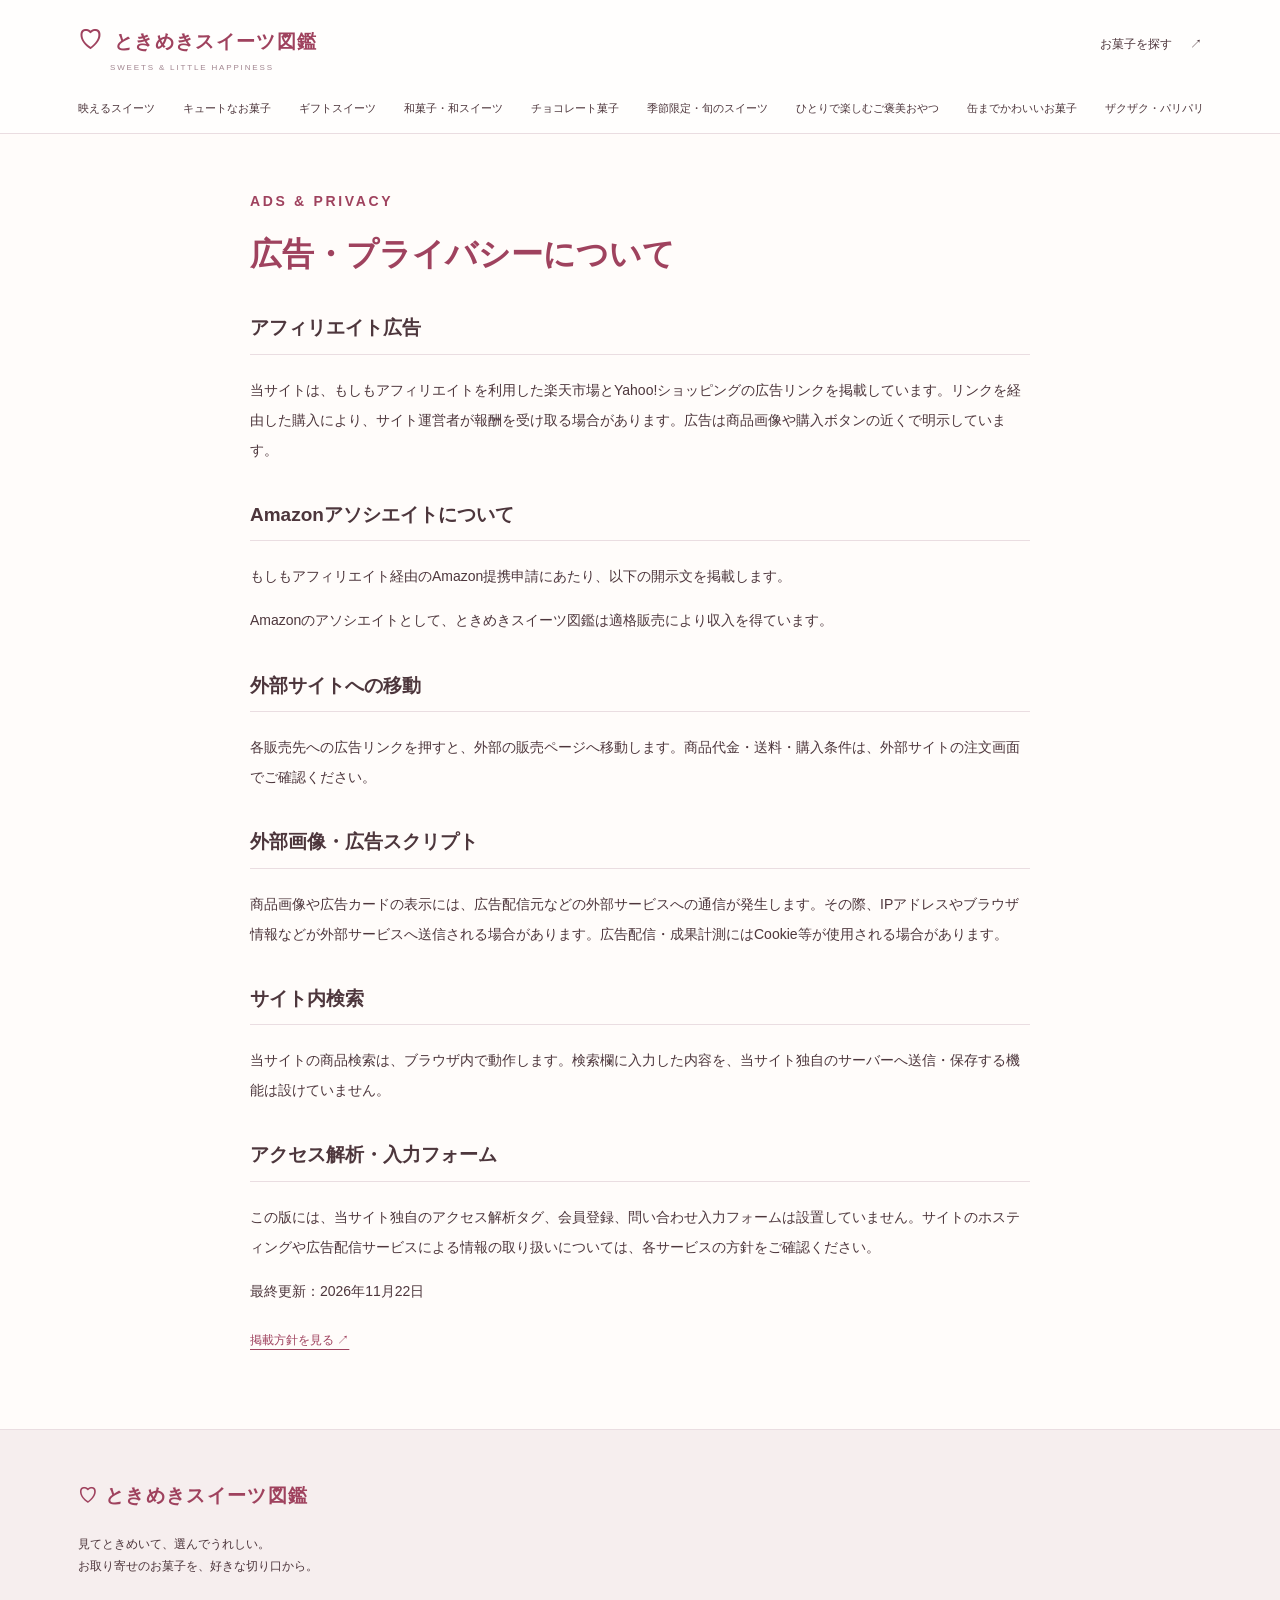
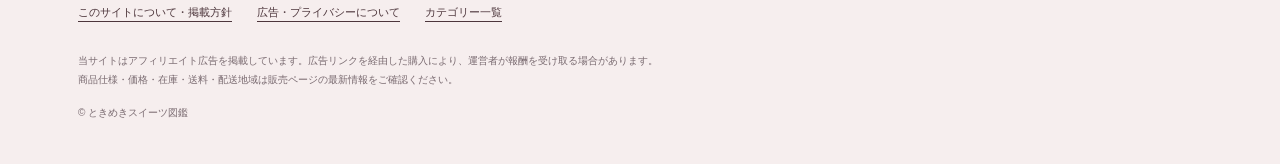
<file: privacy.html>
<!doctype html><html lang="ja"><head><meta charset="utf-8"><meta name="viewport" content="width=device-width,initial-scale=1"><meta name="color-scheme" content="light"><title>広告・プライバシーについて｜ときめきスイーツ図鑑</title><meta name="description" content="アフィリエイト広告、外部サイト、商品画像の表示、サイト内検索での情報の取り扱い。"><link rel="canonical" href="https://dacotahouse.github.io/tokimeki-sweets/privacy.html"><meta property="og:type" content="website"><meta property="og:title" content="広告・プライバシーについて｜ときめきスイーツ図鑑"><meta property="og:description" content="アフィリエイト広告、外部サイト、商品画像の表示、サイト内検索での情報の取り扱い。"><meta property="og:url" content="https://dacotahouse.github.io/tokimeki-sweets/privacy.html"><meta property="og:image" content="https://dacotahouse.github.io/tokimeki-sweets/haeru-main.webp"><link rel="stylesheet" href="style.css"><script src="site.js" defer></script></head><body><a class="skip" href="#main">本文へ移動</a><header class="site-header"><div class="header-inner"><a class="brand" href="index.html"><span aria-hidden="true">♡</span> ときめきスイーツ図鑑<small>SWEETS & LITTLE HAPPINESS</small></a><a class="header-link" href="index.html#categories">お菓子を探す <span>↗</span></a></div><nav class="category-nav" aria-label="カテゴリー"><a  href="haeru.html">映えるスイーツ</a><a  href="cute.html">キュートなお菓子</a><a  href="gift.html">ギフトスイーツ</a><a  href="wagashi.html">和菓子・和スイーツ</a><a  href="chocolate.html">チョコレート菓子</a><a  href="season.html">季節限定・旬のスイーツ</a><a  href="solo.html">ひとりで楽しむご褒美おやつ</a><a  href="tin.html">缶までかわいいお菓子</a><a  href="crisp.html">ザクザク・パリパリのお菓子</a></nav></header><main id="main"><article class="text-page"><p class="eyebrow">ADS & PRIVACY</p><h1>広告・プライバシーについて</h1><h2>アフィリエイト広告</h2><p>当サイトは、もしもアフィリエイトを利用した楽天市場とYahoo!ショッピングの広告リンクを掲載しています。リンクを経由した購入により、サイト運営者が報酬を受け取る場合があります。広告は商品画像や購入ボタンの近くで明示しています。</p><h2>Amazonアソシエイトについて</h2><p>もしもアフィリエイト経由のAmazon提携申請にあたり、以下の開示文を掲載します。</p><p>Amazonのアソシエイトとして、ときめきスイーツ図鑑は適格販売により収入を得ています。</p><h2>外部サイトへの移動</h2><p>各販売先への広告リンクを押すと、外部の販売ページへ移動します。商品代金・送料・購入条件は、外部サイトの注文画面でご確認ください。</p><h2>外部画像・広告スクリプト</h2><p>商品画像や広告カードの表示には、広告配信元などの外部サービスへの通信が発生します。その際、IPアドレスやブラウザ情報などが外部サービスへ送信される場合があります。広告配信・成果計測にはCookie等が使用される場合があります。</p><h2>サイト内検索</h2><p>当サイトの商品検索は、ブラウザ内で動作します。検索欄に入力した内容を、当サイト独自のサーバーへ送信・保存する機能は設けていません。</p><h2>アクセス解析・入力フォーム</h2><p>この版には、当サイト独自のアクセス解析タグ、会員登録、問い合わせ入力フォームは設置していません。サイトのホスティングや広告配信サービスによる情報の取り扱いについては、各サービスの方針をご確認ください。</p><p>最終更新：2026年11月22日</p><a class="text-link" href="about.html">掲載方針を見る ↗</a></article></main><footer class="site-footer"><div class="footer-inner"><a class="brand" href="index.html">♡ ときめきスイーツ図鑑</a><p>見てときめいて、選んでうれしい。<br>お取り寄せのお菓子を、好きな切り口から。</p><div class="footer-links"><a href="about.html">このサイトについて・掲載方針</a><a href="privacy.html">広告・プライバシーについて</a><a href="index.html#categories">カテゴリー一覧</a></div><p class="fine">当サイトはアフィリエイト広告を掲載しています。広告リンクを経由した購入により、運営者が報酬を受け取る場合があります。<br>商品仕様・価格・在庫・送料・配送地域は販売ページの最新情報をご確認ください。</p><p class="fine">© ときめきスイーツ図鑑</p></div></footer></body></html>
</file>
<file: style.css>
@charset "UTF-8";
:root{--ink:#4d363c;--rose:#9f425e;--muted:#796a70;--paper:#fffcfa;--line:#eadde1;--blush:#f9ecef;--sans:-apple-system,BlinkMacSystemFont,"Hiragino Kaku Gothic ProN","Yu Gothic",Meiryo,sans-serif;--serif:"Yu Mincho","Hiragino Mincho ProN",serif}*{box-sizing:border-box}html{scroll-behavior:smooth;scroll-padding-top:125px}body{margin:0;color:var(--ink);background:var(--paper);font:15px/1.9 var(--sans);overflow-wrap:anywhere}a{color:inherit;text-underline-offset:5px}img{max-width:100%;height:auto}button,input{font:inherit}button,a,input{touch-action:manipulation}a:focus-visible,button:focus-visible,input:focus-visible{outline:3px solid #a64b6c;outline-offset:4px}button{cursor:pointer}[hidden]{display:none!important}.skip{position:fixed;top:0;left:15px;transform:translateY(-120%);z-index:30;background:white;padding:12px}.skip:focus{transform:none}.site-header{background:#fffefdf5;border-bottom:1px solid var(--line);position:sticky;top:0;z-index:20;backdrop-filter:blur(12px)}.header-inner{max-width:1180px;margin:auto;padding:17px 28px;display:flex;align-items:center;justify-content:space-between;gap:12px}.brand{font-weight:750;font-size:19px;letter-spacing:.07em;text-decoration:none;color:var(--rose);white-space:nowrap}.brand>span{font-size:24px;margin-right:4px}.brand small{display:block;font-size:8px;letter-spacing:.23em;color:#a18690;line-height:1.2;margin-left:32px;font-weight:500}.header-link{text-decoration:none;font-size:12px;white-space:nowrap}.header-link span{margin-left:15px}.category-nav{display:flex;gap:28px;max-width:1124px;margin:auto;overflow-x:auto;scrollbar-width:none;padding:6px 0 10px}.category-nav::-webkit-scrollbar{display:none}.category-nav a{white-space:nowrap;font-size:11px;text-decoration:none;min-height:28px;display:flex;align-items:center;border-bottom:1px solid transparent}.category-nav a:hover,.category-nav a[aria-current]{color:var(--rose);border-color:var(--rose)}main{max-width:1180px;margin:auto;padding:0 28px 76px}.eyebrow{font-size:10px;letter-spacing:.19em;color:var(--rose);font-weight:650;margin:0 0 14px}h1,h2,h3,p{margin-top:0}h2{font-family:var(--serif);font-size:29px;font-weight:600;line-height:1.55}h3{font-size:18px;line-height:1.5}p{margin-bottom:14px}.home-hero{margin-top:22px;position:relative;min-height:535px;border-radius:4px 70px 4px 4px;overflow:hidden;display:flex;align-items:center;background:#f5e9e3}.home-hero-image{position:absolute;inset:0;width:100%;height:100%;object-fit:cover;object-position:center}.home-hero:after{content:"";position:absolute;inset:0;background:linear-gradient(90deg,#fffbf5f0,#fffbf5bd 32%,#fffbf500 72%)}.home-hero-copy{position:relative;z-index:1;padding:60px 5.5%;max-width:590px}.home-hero h1{font-family:var(--serif);font-weight:500;line-height:1.65;font-size:43px;letter-spacing:.08em;color:#8e3b55;margin:12px 0 22px}.home-hero-copy>p:not(.eyebrow){font-size:14px;line-height:2.2}.primary-link{display:inline-flex;align-items:center;justify-content:space-between;gap:26px;text-decoration:none;background:var(--rose);color:white;padding:12px 24px;min-height:48px;font-size:13px;border-radius:2px;margin-top:12px}.primary-link:hover{background:#84334e}.image-note{text-align:right;font-size:10px;color:#8d7a80;margin:8px 0 22px}.ad-note{font-size:11px;color:var(--muted);border-top:1px solid var(--line);border-bottom:1px solid var(--line);padding:12px 0;margin:22px 0}.ad-note strong{font-size:10px;display:inline-block;margin-right:10px;letter-spacing:.08em}.welcome{text-align:center;margin:75px 0 82px}.welcome h2{font-size:32px;letter-spacing:.08em}.welcome>p:not(.eyebrow){font-size:14px;line-height:2.4}.text-link{display:inline-block;font-size:12px;margin-top:9px;color:var(--rose)}.mobile-only{display:none}.home-section{margin:75px 0}.section-head{display:flex;align-items:flex-end;justify-content:space-between;gap:30px;margin-bottom:30px}.section-head h2{margin:0}.section-head>p{font-size:12px;max-width:300px;color:var(--muted);margin-bottom:5px}.category-grid{display:grid;grid-template-columns:repeat(3,minmax(0,1fr));gap:25px}.category-card{background:white;border:1px solid var(--line);text-decoration:none;transition:transform .18s,box-shadow .18s;min-width:0;display:flex;flex-direction:column;overflow:hidden}.category-card:hover{transform:translateY(-4px);box-shadow:0 8px 22px #713b4e12}.category-photo{height:224px;background:#fff;padding:18px 28px 0;overflow:hidden}.category-photo img{width:100%;height:100%;object-fit:contain}.category-copy{padding:22px 22px 25px;background:#fcf6f5;flex:1}.category-copy>small{color:#ac7e8e;font-size:9px;letter-spacing:.16em}.category-copy h3{font-size:17px;margin:8px 0;font-weight:650}.category-copy h3>span{float:right;font-weight:400}.category-copy p{font-size:12px;margin:0 0 14px;color:var(--muted)}.count{font-size:10px;border-bottom:1px solid #c9a2af;padding-bottom:4px;letter-spacing:.1em}.category-wagashi .category-copy{background:#f0f3ee}.category-chocolate .category-copy{background:#f5eee8}.category-season .category-copy{background:#f7eee5}.category-price .category-copy{background:#f6f1eb}.search-section{padding:38px;background:#f8f0ed;border:1px solid #eee1dc}.search-section h2{margin-bottom:17px}.search-label{display:block;font-size:12px;color:var(--muted);margin-bottom:8px}.search-input-wrap{position:relative;max-width:620px}.search-input-wrap span{position:absolute;left:16px;top:6px;font-size:28px;color:#ab7d8d}.search-input-wrap input{width:100%;border:1px solid #d9c1c9;background:white;min-height:52px;padding:12px 18px 12px 53px;border-radius:0;font-size:15px;color:var(--ink)}.result-status{font-size:12px;color:var(--muted);margin:12px 0 0}.search-results{margin-top:22px;display:grid;grid-template-columns:repeat(2,minmax(0,1fr));gap:10px}.search-result{display:flex;gap:12px;align-items:center;background:white;text-decoration:none;padding:12px;border:1px solid var(--line);min-width:0}.search-result img{width:70px;height:70px;object-fit:contain;flex-shrink:0}.search-result>span:first-of-type{flex:1;min-width:0}.search-result small{display:block;font-size:10px;color:var(--muted)}.search-result strong{display:block;font-size:13px;line-height:1.55}.season-feature{display:grid;grid-template-columns:1.25fr 1fr 1fr;gap:20px;align-items:center;border-top:1px solid var(--line);border-bottom:1px solid var(--line);padding:38px 0}.season-feature p:not(.eyebrow){font-size:13px}.feature-photo{background:white;display:block;padding:15px}.feature-photo img{height:240px;width:100%;object-fit:contain}.budget-teaser{text-align:center;background:#f8eef0;padding:42px 32px}.budget-links{display:grid;grid-template-columns:repeat(3,1fr);gap:14px;margin:30px 0 22px}.budget-links a{background:white;border:1px solid #e8d6dd;padding:24px 14px;text-decoration:none}.budget-links small,.budget-links span{display:block;font-size:11px}.budget-links strong{display:block;color:var(--rose);font-size:22px;font-family:var(--serif);margin:7px 0}.fine{font-size:11px;line-height:1.9;color:var(--muted)}.reading-note{padding:30px 0;border-top:1px solid var(--line)}.reading-note h2{font-size:21px}.reading-note>div{display:grid;grid-template-columns:repeat(3,1fr);gap:25px}.reading-note p{font-size:12px}.reading-note strong{display:inline-block;margin-bottom:9px}.breadcrumb{font-size:11px;display:flex;gap:10px;align-items:center;flex-wrap:wrap;margin:24px 0 20px;color:var(--muted)}.breadcrumb a{text-decoration:none}.collection-hero{display:grid;grid-template-columns:1.25fr 1fr;align-items:center;gap:40px;background:#f8eeed;padding:40px 45px;border-radius:4px 60px 4px 4px;overflow:hidden}.collection-hero h1{font-family:var(--serif);font-size:34px;line-height:1.55;color:var(--rose);margin:0 0 20px;font-weight:600}.collection-heading{font-size:18px;line-height:1.7;margin-bottom:15px}.collection-hero p:not(.eyebrow):not(.collection-heading){font-size:13px;max-width:390px}.collection-photo{min-width:0;text-align:right;position:relative;background:white;padding:15px}.collection-photo>img{width:100%;height:245px;object-fit:contain;display:block}.photo-caption{font-size:9px;color:var(--muted)}.editorial-note{border-left:3px solid #c492a5;padding:15px 22px;background:#f9f5f1;margin:30px 0;font-size:12px}.editorial-note strong{font-size:14px}.editorial-note p{margin:7px 0 0}.page-index{padding:28px 30px;background:white;border:1px solid var(--line);margin:32px 0 38px}.page-index h2{font-family:var(--sans);font-size:15px;letter-spacing:.06em;margin:0 0 18px}.page-index ol{list-style:none;padding:0;margin:0;display:grid;grid-template-columns:1fr 1fr;gap:4px 28px}.page-index a{display:flex;gap:12px;align-items:center;min-height:40px;text-decoration:none;font-size:12px;border-bottom:1px solid #f1e9eb}.page-index a:hover{color:var(--rose)}.page-index span{font-size:10px;color:#b18395;font-weight:700;flex-shrink:0}.product-grid{display:grid;grid-template-columns:repeat(2,minmax(0,1fr));gap:28px;align-items:stretch}.product{border:1px solid var(--line);background:white;min-width:0;display:flex;flex-direction:column;scroll-margin-top:135px;position:relative}.product-heading{padding:25px 26px 5px}.product-kicker{display:flex;align-items:center;justify-content:space-between;font-size:9px;color:#a67b8e;margin-bottom:14px;gap:10px}.product-kicker>span:first-child{font-family:var(--serif);font-size:21px;line-height:1}.product-kicker>span:last-child{border-bottom:1px solid #e8d6dd;padding-bottom:3px}.product-brand{font-size:11px;color:var(--muted);margin:0 0 5px}.product h2{font-family:var(--sans);font-size:21px;margin:0 0 10px;line-height:1.55;font-weight:650;letter-spacing:.02em}.product-catch{font-size:12px;color:var(--rose);margin:0 0 8px}.purchase{padding:0 25px 8px;min-width:0}.ad-label{font-size:9px;text-align:right;color:#9b8b91;margin:0 0 8px}.product-editorial{padding:10px 26px 0;flex:1}.product-editorial>p{font-size:13px;line-height:2}.product-editorial .product-note{font-size:11px;line-height:1.8;color:var(--muted);padding-top:10px;border-top:1px solid #f0e5e8}.back-index{font-size:10px;color:#a67b8e;align-self:flex-end;margin:5px 26px 20px}.price-guide{background:#faf4ef;padding:12px 13px;font-size:10px!important;color:#7d6570}.price-guide strong{display:block;font-family:var(--serif);font-size:24px;line-height:1.6;color:var(--rose)}.price-guide small{font-size:9px;display:block}.featured-grid{grid-template-columns:repeat(3,minmax(0,1fr));gap:18px}.featured-grid .product-heading{padding:22px 20px 4px}.featured-grid .product h2{font-size:18px}.featured-grid .purchase{padding:0 18px 8px}.featured-grid .product-editorial{padding:10px 20px 0}.featured-grid .product-editorial>p{font-size:12px}.more-section{margin-top:80px;border-top:1px solid var(--line);padding-top:48px}.more-section>.category-grid{margin-top:30px}.more-section .category-photo{height:170px}.budget-filters{display:flex;flex-wrap:wrap;gap:9px;margin-top:30px}.budget-filters button{font-size:12px;padding:9px 16px;background:white;color:var(--ink);border:1px solid #dac5cd;min-height:44px}.budget-filters button[aria-pressed=true]{background:var(--rose);color:white;border-color:var(--rose)}.site-footer{border-top:1px solid var(--line);background:#f6eeee}.footer-inner{max-width:1124px;margin:auto;padding:48px 0 28px}.footer-inner>p:not(.fine){font-size:12px;margin:18px 0}.footer-links{display:flex;gap:25px;flex-wrap:wrap;font-size:11px;margin:24px 0 28px}.footer-inner .fine{font-size:10px}.text-page{max-width:780px;margin:52px auto 0}.text-page h1{font:600 32px/1.5 var(--serif);color:var(--rose);margin-bottom:35px}.text-page h2{font:600 19px/1.6 var(--sans);border-bottom:1px solid var(--line);padding-bottom:10px;margin:35px 0 20px}.text-page p,.text-page li{font-size:14px;line-height:2.15}.text-lead{font-size:21px!important;font-family:var(--serif)}
/* The supplied affiliate snippets and their image contents are retained. */
.purchase .easyLink-box{margin:0!important;max-width:100%!important;min-width:0!important;width:100%!important;box-shadow:none!important;border-color:#eee5e8!important}
.purchase .easyLink-info-name{font-size:11px!important;line-height:1.65!important;max-height:5em;overflow:auto;scrollbar-width:thin}
.purchase .easyLink-info-name a{font-size:inherit!important;line-height:inherit!important}
.purchase .easyLink-info-btn a{min-height:44px!important;display:flex!important;align-items:center!important;justify-content:center!important;font-size:12px!important;padding:9px 12px!important}
.purchase .easyLink-img-pht{object-fit:contain!important}
@media(max-width:1000px){.category-nav{margin:0 28px;gap:22px}.category-grid{gap:18px}.category-photo{height:190px;padding:16px}.category-copy{padding:18px}.category-copy h3{font-size:15px}.home-hero h1{font-size:36px}.season-feature{grid-template-columns:1.3fr 1fr}.season-feature .feature-photo:last-child{display:none}.featured-grid{grid-template-columns:repeat(2,minmax(0,1fr))}.featured-grid>.product:last-child{display:none}.footer-inner{padding:40px 28px 25px}}
@media(max-width:680px){html{scroll-padding-top:115px}.header-inner{padding:13px 18px}.brand{font-size:15px;letter-spacing:.04em}.brand>span{font-size:20px}.brand small{font-size:7px;margin-left:27px}.header-link{font-size:10px}.header-link span{margin-left:3px}.category-nav{margin:0 18px;padding:5px 0 9px;gap:22px}.category-nav a{font-size:10px}main{padding:0 18px 45px}.home-hero{margin-top:15px;min-height:590px;border-radius:3px 42px 3px 3px;align-items:flex-start}.home-hero-image{object-position:62% center}.home-hero:after{background:linear-gradient(180deg,#fffbf5fa 0%,#fffbf5e6 30%,#fffbf533 62%,transparent 85%)}.home-hero-copy{padding:35px 24px 0;width:100%}.home-hero h1{font-size:32px;line-height:1.7;letter-spacing:.04em;margin:12px 0 15px}.home-hero-copy>p:not(.eyebrow){font-size:12px;line-height:2}.primary-link{font-size:12px;min-height:46px;padding:11px 20px;gap:20px}.home-hero .primary-link{margin-top:7px}.eyebrow{font-size:9px;letter-spacing:.13em}.image-note{font-size:9px;line-height:1.7;margin-top:9px}.ad-note{font-size:10px;line-height:1.8}.ad-note strong{font-size:9px}.welcome{margin:55px 0}.welcome h2{font-size:26px}.welcome>p:not(.eyebrow){font-size:12px}.mobile-only{display:block}.home-section{margin:52px 0}.section-head{display:block;margin-bottom:22px}.section-head>p{margin:12px 0 0;font-size:11px;max-width:none}h2{font-size:25px}.category-grid{grid-template-columns:repeat(2,minmax(0,1fr));gap:13px}.category-photo{height:145px;padding:12px 9px 0}.category-copy{padding:15px 12px 18px}.category-copy h3{font-size:13px;line-height:1.6}.category-copy h3>span{display:none}.category-copy>small{font-size:7px;letter-spacing:.08em}.category-copy p{font-size:10px;line-height:1.7}.count{font-size:9px}.search-section{padding:25px 20px}.search-section h2{font-size:24px}.search-label{font-size:10px}.search-input-wrap input{font-size:13px}.search-results{grid-template-columns:1fr}.search-result img{width:62px;height:62px}.season-feature{gap:18px;grid-template-columns:1.2fr 1fr;padding:28px 0}.season-feature h2{font-size:24px}.season-feature p:not(.eyebrow){font-size:11px}.season-feature .primary-link{font-size:11px;padding:9px 12px;gap:8px}.feature-photo{padding:8px}.feature-photo img{height:180px}.product-grid,.featured-grid{grid-template-columns:1fr;gap:22px}.featured-grid>.product:last-child{display:flex}.product-heading,.featured-grid .product-heading{padding:24px 22px 4px}.product h2,.featured-grid .product h2{font-size:20px}.product-brand{font-size:11px}.product-catch{font-size:12px}.purchase,.featured-grid .purchase{padding:0 22px 8px}.product-editorial,.featured-grid .product-editorial{padding:10px 22px 0}.product-editorial>p,.featured-grid .product-editorial>p{font-size:13px}.back-index{margin-right:22px}.budget-teaser{padding:30px 20px}.budget-teaser h2{font-size:24px}.budget-links{grid-template-columns:1fr;gap:10px;margin:22px 0}.budget-links a{display:grid;grid-template-columns:1fr 1fr;align-items:center;text-align:left;padding:18px}.budget-links strong{font-size:21px;grid-column:2;grid-row:1/3;text-align:right}.budget-links small,.budget-links span{font-size:10px}.budget-links span{grid-column:1}.fine{font-size:10px}.reading-note h2{font-size:18px}.reading-note>div{grid-template-columns:1fr;gap:10px}.reading-note p{font-size:12px}.reading-note strong{margin-bottom:6px}.breadcrumb{font-size:10px;margin-top:20px}.collection-hero{grid-template-columns:1fr;gap:22px;padding:28px 24px;border-radius:3px 40px 3px 3px}.collection-hero h1{font-size:27px;margin-bottom:15px}.collection-heading{font-size:17px}.collection-hero p:not(.eyebrow):not(.collection-heading){font-size:12px}.collection-photo{padding:12px}.collection-photo>img{height:210px}.photo-caption{font-size:8px}.editorial-note{font-size:11px;padding:15px 18px}.editorial-note strong{font-size:13px}.page-index{padding:24px 20px;margin:26px 0 30px}.page-index ol{grid-template-columns:1fr;gap:2px}.page-index a{min-height:40px;font-size:12px}.more-section{margin-top:52px;padding-top:35px}.more-section h2{font-size:24px}.more-section .category-photo{height:135px}.budget-filters{gap:8px}.budget-filters button{font-size:11px;padding:9px 12px}.footer-inner{padding:35px 22px 22px}.footer-links{display:flex;flex-direction:column;gap:13px}.text-page{margin:35px 0 0}.text-page h1{font-size:27px}.text-page p,.text-page li{font-size:13px}}
@media(max-width:360px){main{padding-left:12px;padding-right:12px}.header-inner{padding:12px}.brand{font-size:13px}.header-link{font-size:9px}.category-nav{margin:0 12px}.home-hero-copy{padding:30px 20px}.home-hero h1{font-size:28px}.home-hero{min-height:570px}.category-photo{height:125px}.category-copy{padding:12px 9px}.category-copy h3{font-size:12px}.category-copy p{font-size:9px}.product-heading,.featured-grid .product-heading{padding:20px 17px 4px}.purchase,.featured-grid .purchase{padding:0 15px 8px}.product-editorial,.featured-grid .product-editorial{padding:10px 17px 0}.collection-hero{padding:25px 18px}.collection-hero h1{font-size:25px}.season-feature{grid-template-columns:1fr}.season-feature .feature-photo{display:none}.budget-links a{padding:15px}.search-section{padding:23px 16px}}
@media(prefers-reduced-motion:reduce){html{scroll-behavior:auto}.category-card{transition:none}}

.home-hero h1>span{display:block;white-space:nowrap}@media(max-width:680px){.home-hero h1{font-size:clamp(23px,6.8vw,30px);letter-spacing:.02em}}
.product{scroll-margin-top:20px}.product h2{text-wrap:balance}

.simple-hero {
  display: grid;
  grid-template-columns: minmax(0, 1fr);
  min-height: 0;
  border-radius: 22px;
  background: #fbefec;
}
.simple-hero::after { content: none; }
.simple-hero .home-hero-copy { width: auto; max-width: none; padding: clamp(24px, 3vw, 38px); text-align: center; }
.simple-hero h1 { font-size: clamp(26px, 3vw, 42px); line-height: 1.35; letter-spacing: .02em; }
.simple-hero .home-hero-image { position: static; width: 100%; height: auto; object-fit: contain; }
.tea-message { margin: clamp(24px, 4vw, 48px) 0 0; }
.tea-message img { display: block; width: 100%; height: auto; border-radius: 12px; }
.simple-collections { margin-top: clamp(30px, 5vw, 54px); }
.simple-collections .category-grid { grid-template-columns: repeat(2, minmax(0, 1fr)); }
.more-section .category-grid { grid-template-columns: repeat(2, minmax(0, 1fr)); }
.simple-collections .category-card, .more-section .category-card { border-radius: 16px; }
.collection-hero.collection-hero-text { grid-template-columns: minmax(0, 1fr); }
.simple-collections .category-banner, .more-section .category-banner { height: auto; padding: 0; }
.category-banner img { display: block; width: 100%; height: auto; }
.more-section .category-card { max-width: 420px; }
.simple-collections .category-copy h3 { font-size: clamp(14px, 2vw, 20px); }
.simple-search { margin: 32px 0; padding: 16px 18px; border: 1px solid var(--line); border-radius: 12px; }
.simple-search summary { cursor: pointer; font-weight: 650; }
.simple-search .search-label { display: block; margin-top: 12px; }
.simple-search .search-input-wrap { padding-inline: 0; }
.simple-search .search-input-wrap input { width: 100%; padding-inline: 12px; }
.simple-search .search-result img { object-fit: contain; }
@media (max-width: 680px) {
  .simple-hero .home-hero-copy { padding: 24px 22px; }
  .simple-hero .home-hero-image { object-position: center; }
  .simple-collections .category-grid { grid-template-columns: minmax(0, 1fr); }
  .more-section .category-grid { grid-template-columns: minmax(0, 1fr); }
}

.additional-purchase { margin-top: 10px; border-top: 1px solid var(--line); padding-top: 9px; }
.additional-purchase > a { display: inline-flex; align-items: center; min-height: 44px; font-size: 12px; line-height: 1.55; overflow-wrap: anywhere; text-underline-offset: 3px; }

.additional-purchase:only-child { margin-top: 0; border-top: 0; padding-top: 0; }

.tea-feature {
  display: grid;
  grid-template-columns: minmax(0, 1.22fr) minmax(0, 1fr);
  align-items: center;
  background: #fbf3eb;
  border: 1px solid #eeded0;
  border-radius: 18px;
  margin: 32px 0 0;
}
.tea-feature-visual { margin: 0; padding: 16px 0 10px 16px; }
.tea-feature-visual img { display: block; width: 100%; height: auto; border-radius: 11px; }
.tea-feature-visual figcaption { color: #755e53; font-size: 10px; text-align: right; margin: 5px 0 0; }
.tea-feature-copy { padding: clamp(22px, 3.7vw, 48px); }
.tea-feature-label { color: #874656; font-size: 13px; font-weight: 700; margin-bottom: 8px; }
.tea-feature h2 { color: #553a32; font-size: clamp(24px, 3vw, 38px); line-height: 1.38; margin-bottom: 15px; }
.tea-feature-copy > p:not(.tea-feature-label) { font-size: 14px; line-height: 1.95; margin-bottom: 16px; }
.tea-feature-copy a {
  display: inline-flex;
  gap: 14px;
  align-items: center;
  min-height: 44px;
  border: 1px solid #bd8b97;
  border-radius: 6px;
  color: #813349;
  background: #fffaf7;
  padding: 6px 13px;
  font-size: 13px;
  font-weight: 650;
  text-decoration: none;
}
.tea-feature-copy a:hover { background: #f8e7eb; }
@media (max-width: 680px) {
  .tea-feature { grid-template-columns: minmax(0, 1fr); margin-top: 24px; }
  .tea-feature-visual { padding: 10px 10px 0; }
  .tea-feature-copy { padding: 12px 19px 20px; }
  .tea-feature h2 { margin-bottom: 11px; }
  .tea-feature-copy > p:not(.tea-feature-label) { font-size: 13px; }
}

.chocolate-hero { margin: 0 0 20px; }
.chocolate-hero img { display: block; width: 100%; height: auto; border-radius: 16px; }
#main:has(.chocolate-hero) .purchase a { display: inline-flex; align-items: center; min-height: 44px; overflow-wrap: anywhere; }

.season-retailer { display: inline-flex; min-height: 44px; align-items: center; }

.scene-picker {
  margin-top: clamp(24px, 4vw, 48px);
}
.gift-budget h2 {
  margin: 0 0 12px;
  font-size: clamp(20px, 2.4vw, 27px);
}
.scene-links {
  display: grid;
  grid-template-columns: minmax(0, 1fr);
  gap: 12px;
  padding: clamp(12px, 2.5vw, 19px);
  border: 1px solid #e2ccd4;
  border-radius: 18px;
  background: #fff6f4;
}
.scene-links a {
  display: flex;
  align-items: center;
  justify-content: space-between;
  gap: 10px;
  min-height: 68px;
  padding: 12px 16px;
  border: 1px solid var(--line);
  border-radius: 12px;
  background: #f9ecef;
  color: var(--ink);
  text-decoration: none;
}
.scene-links a:nth-child(2) { background: #f5efe3; }
.scene-links a:nth-child(3) { background: #edf2e8; }
.scene-links a:hover { border-color: var(--rose); }
.scene-links strong, .scene-links small { display: block; }
.scene-links strong { font-size: 15px; }
.scene-links small { margin-top: 2px; color: #65565a; font-size: 12px; }
.scene-links a > span:last-child { color: var(--rose); }

.gift-budget {
  margin: 24px 0;
  padding: clamp(16px, 3vw, 28px);
  border: 1px solid var(--line);
  border-radius: 14px;
  background: #fff8f6;
}
.gift-budget p { margin: 0; font-size: 13px; }
.gift-budget ul {
  display: grid;
  grid-template-columns: repeat(2, minmax(0, 1fr));
  gap: 8px 12px;
  list-style: none;
  margin: 14px 0 0;
  padding: 0;
}
.gift-budget li a {
  display: flex;
  align-items: center;
  justify-content: space-between;
  gap: 8px;
  min-height: 52px;
  padding: 8px 10px;
  border: 1px solid var(--line);
  border-radius: 8px;
  background: var(--paper);
  color: var(--ink);
  text-decoration: none;
  font-size: 13px;
}
.gift-budget li a:hover { border-color: var(--rose); }
.gift-budget li a small { display: block; color: #65565a; }
.gift-budget li a strong { color: var(--rose); white-space: nowrap; }

.buying-details {
  margin: 12px 0;
  padding: 10px 12px;
  border-radius: 8px;
  background: #f8f0f2;
  font-size: 13px;
}
.buying-details dl, .buying-details dd { margin: 0; }
.buying-details dl > div {
  display: grid;
  grid-template-columns: minmax(6.3em, auto) minmax(0, 1fr);
  gap: 5px 10px;
  padding: 5px 0;
}
.buying-details dl > div + div { border-top: 1px solid var(--line); }
.buying-details dt { color: var(--rose); font-weight: 700; }
.buying-details a { color: var(--rose); text-decoration: underline; }
.buying-source { display: inline-block; margin-top: 5px; font-size: 12px; }

@media (max-width: 680px) {
  .gift-budget ul { grid-template-columns: minmax(0, 1fr); }
  .scene-links a { min-height: 54px; }
}

.category-crisp .category-copy { background: #f7efe4; }
</file>
<file: office-snacks.css>
.office-intro{display:grid;grid-template-columns:minmax(0,1fr) minmax(0,.7fr);align-items:center;gap:clamp(1rem,4vw,3rem);background:#fff5f6;border:1px solid #efdade;border-radius:1.4rem;padding:clamp(1rem,4vw,2.8rem);margin:0 0 1.4rem}
.office-intro h1{font-size:clamp(1.65rem,4vw,2.8rem);line-height:1.35;margin:.2em 0 .45em}
.office-intro figure{margin:0}
.office-intro img{display:block;width:100%;height:auto;aspect-ratio:4/3;object-fit:cover;border-radius:.9rem}
.office-intro figcaption,.office-sources,.office-table small{font-size:.85rem;color:#6d4e51}
.office-intro figcaption{text-align:right;margin-top:.25rem}
.office-section{margin:2.1rem 0}
.office-section h2{font-size:clamp(1.45rem,3vw,2rem);margin:0 0 .55rem}
.office-table{width:100%;border-collapse:collapse;font-size:.95rem;text-align:left;margin:.9rem 0}
.office-table th,.office-table td{border-bottom:1px solid #ead4dc;padding:.75rem .6rem;overflow-wrap:anywhere}
.office-table thead{background:#f9e9ee}
.office-table tbody th,.office-table td:nth-child(3){min-width:4rem}
.office-table small{display:block}
.office-tip{border-left:4px solid #ba677e;background:#fff5f6;padding:.85rem 1rem}
.office-products{display:grid;gap:1rem}
.office-products article{min-width:0;border:1px solid #ead4dc;padding:clamp(.9rem,3vw,1.6rem);border-radius:1rem;background:#fff}
.office-products h3{margin:0;font-size:1.15rem}
.office-sr-only{position:absolute;width:1px;height:1px;overflow:hidden;clip-path:inset(50%);white-space:nowrap}
@media(max-width:650px){
  .office-intro{grid-template-columns:minmax(0,1fr)}
  .office-intro figure{max-width:24rem}
  .office-table,.office-table tbody{display:block}
  .office-table thead{position:absolute;width:1px;height:1px;overflow:hidden;clip-path:inset(50%);white-space:nowrap}
  .office-table tr{display:grid;grid-template-columns:minmax(0,1fr) minmax(0,1.4fr);border:1px solid #ead4dc;border-radius:.65rem;margin-bottom:.6rem;padding:.2rem .45rem}
  .office-table th,.office-table td{border:0;padding:.42rem .28rem;min-width:0}
  .office-table td:last-child{align-self:center}
}
</file>
